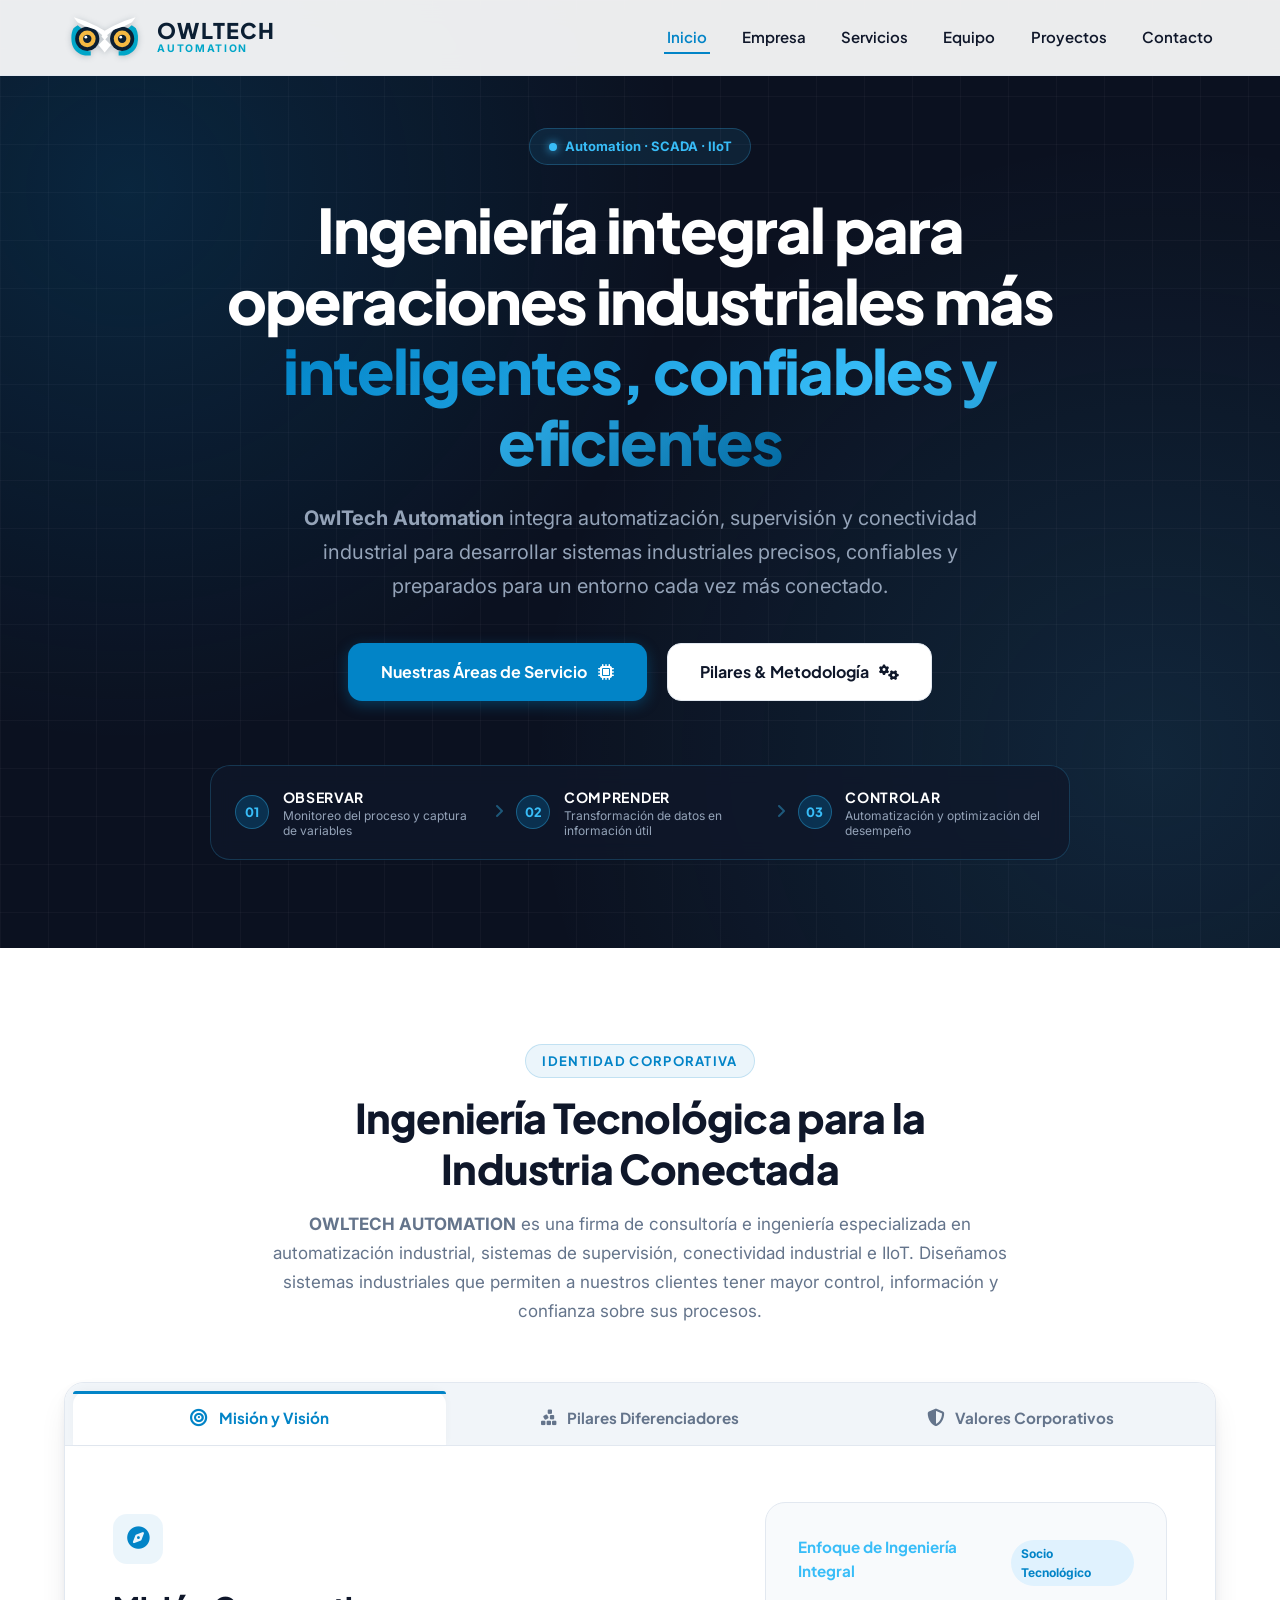
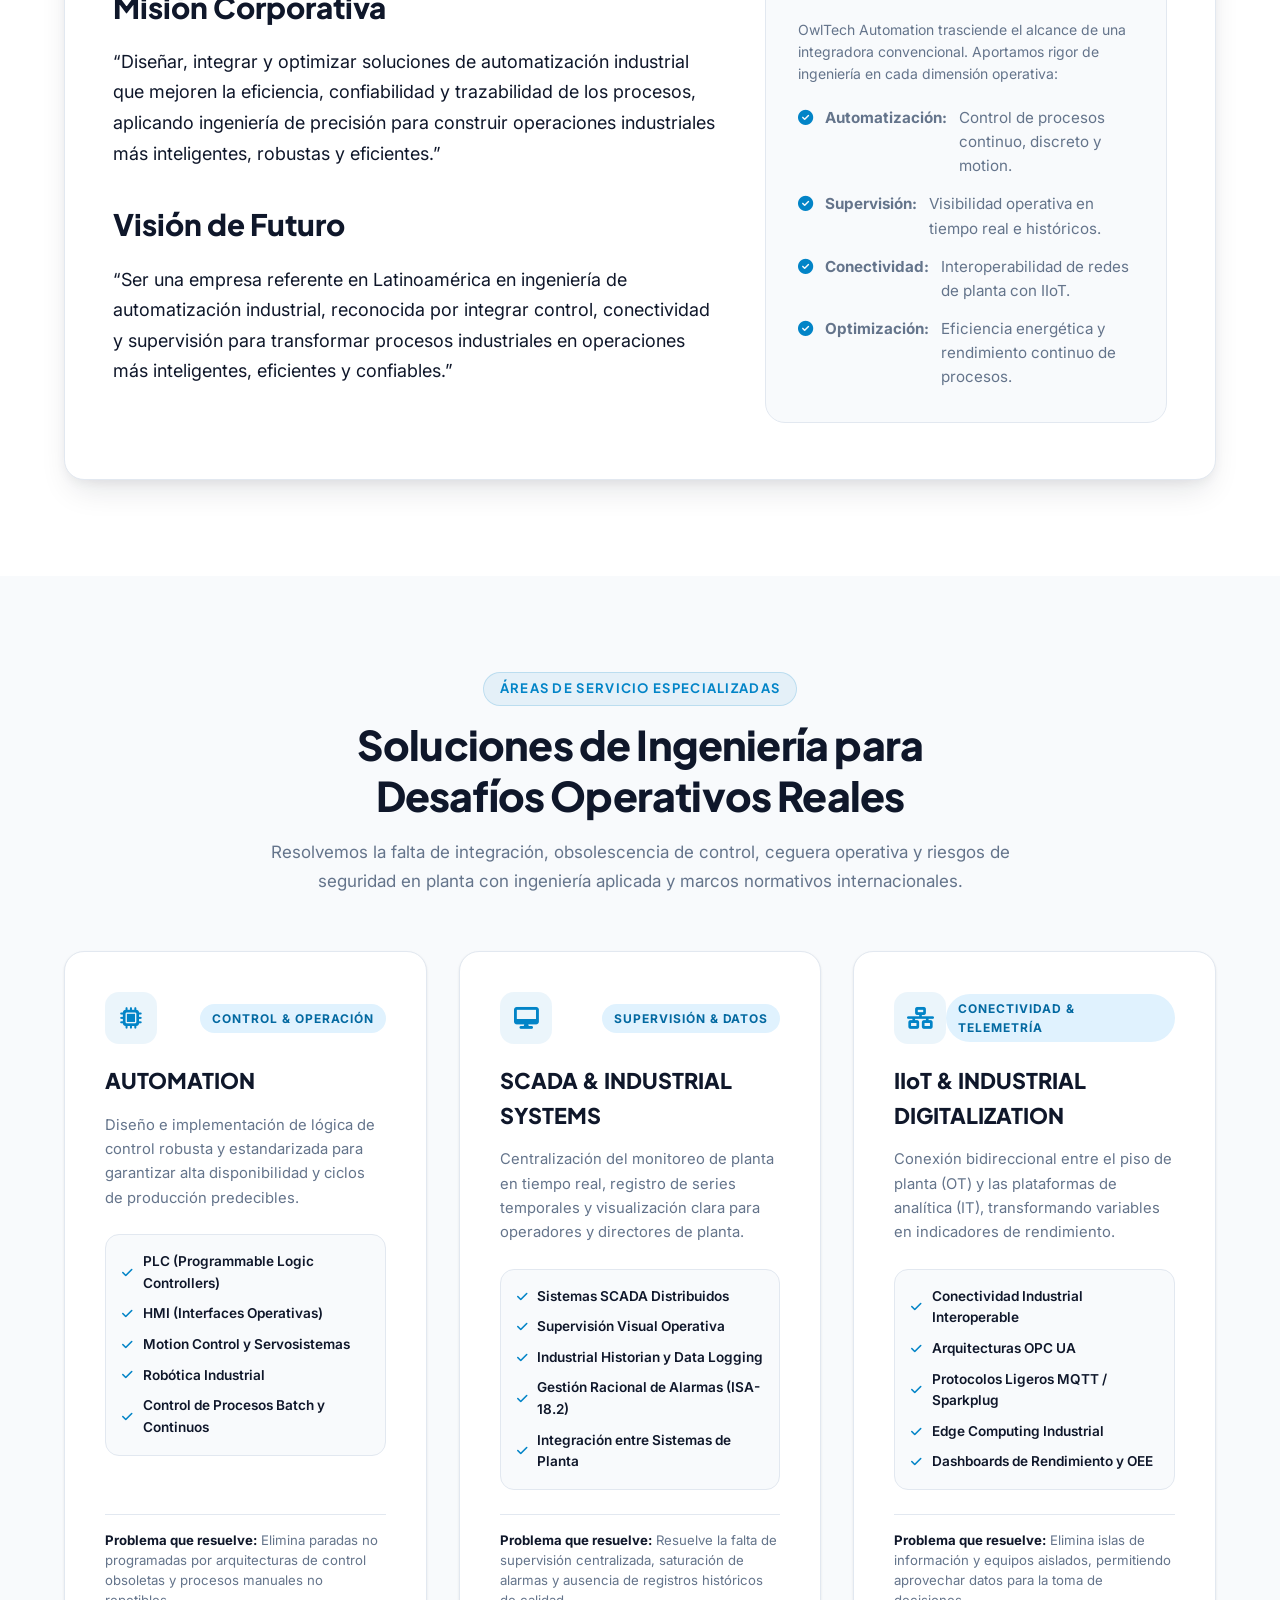
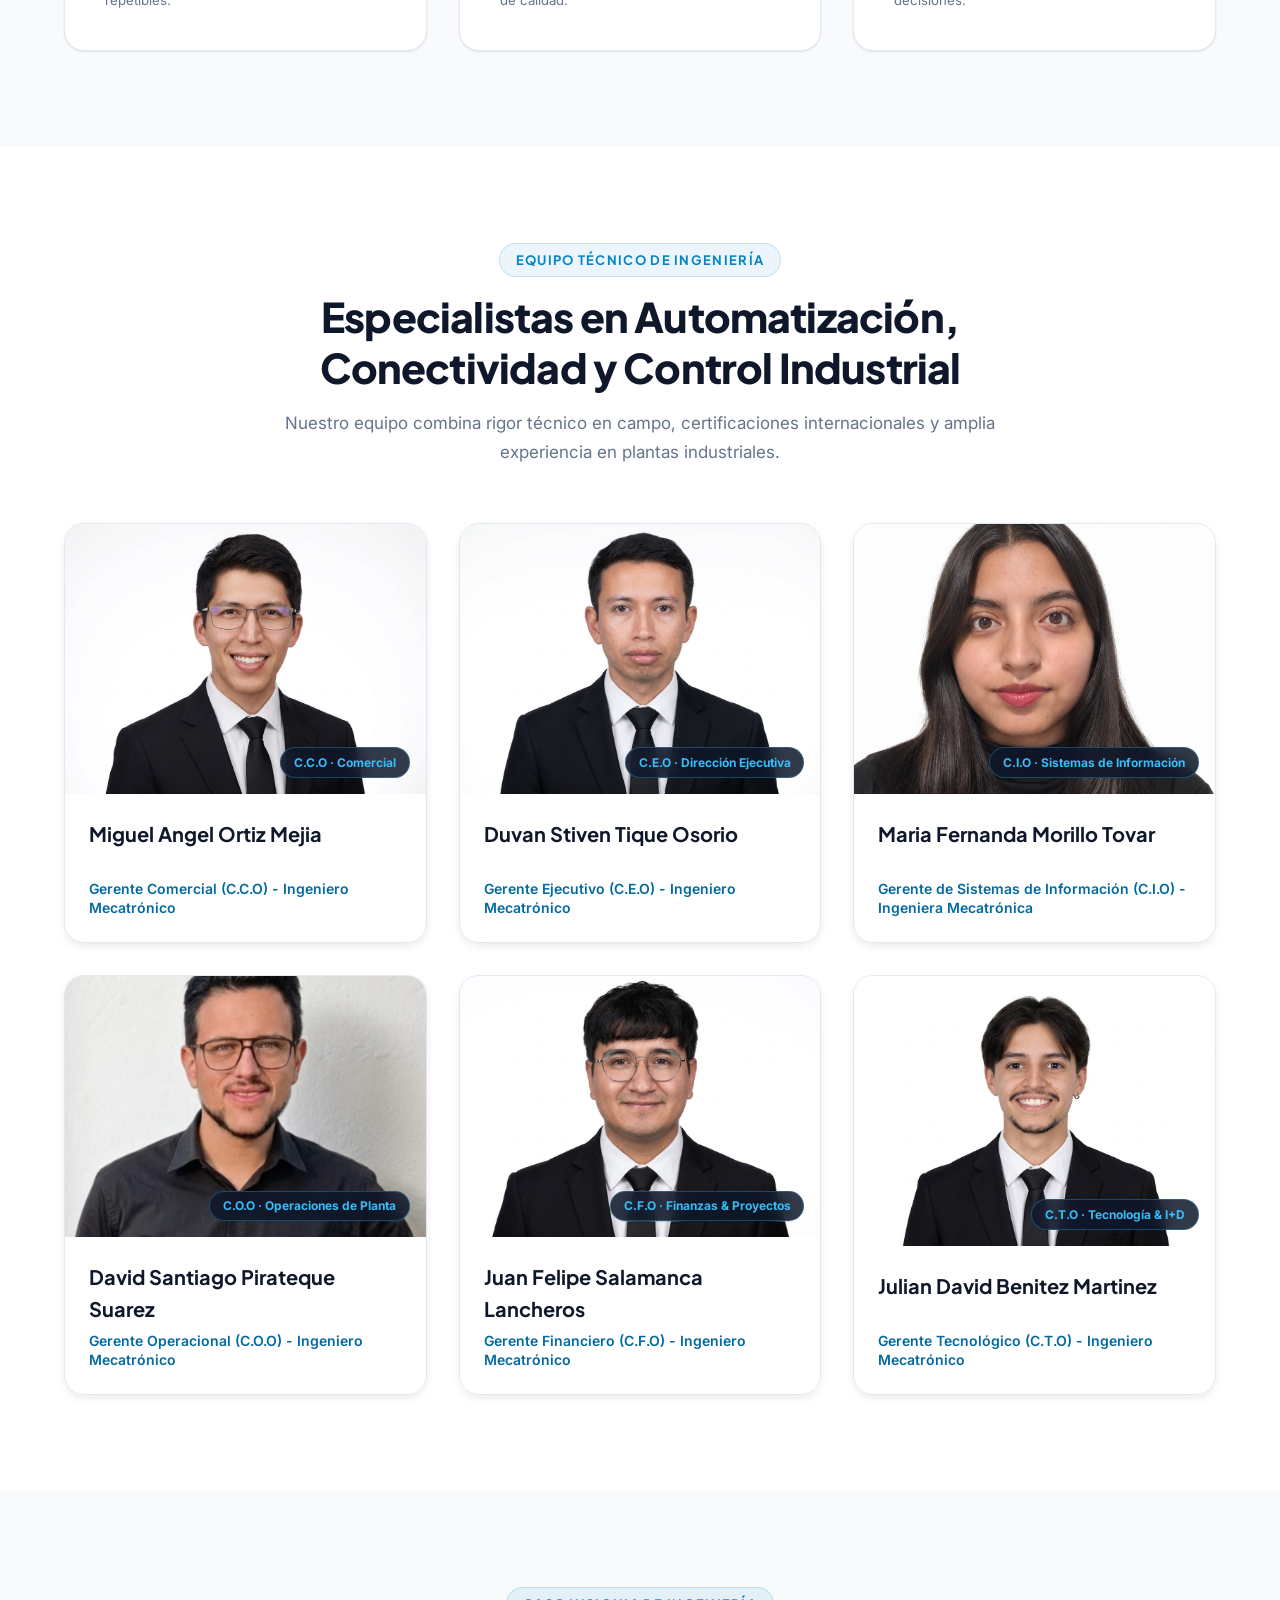
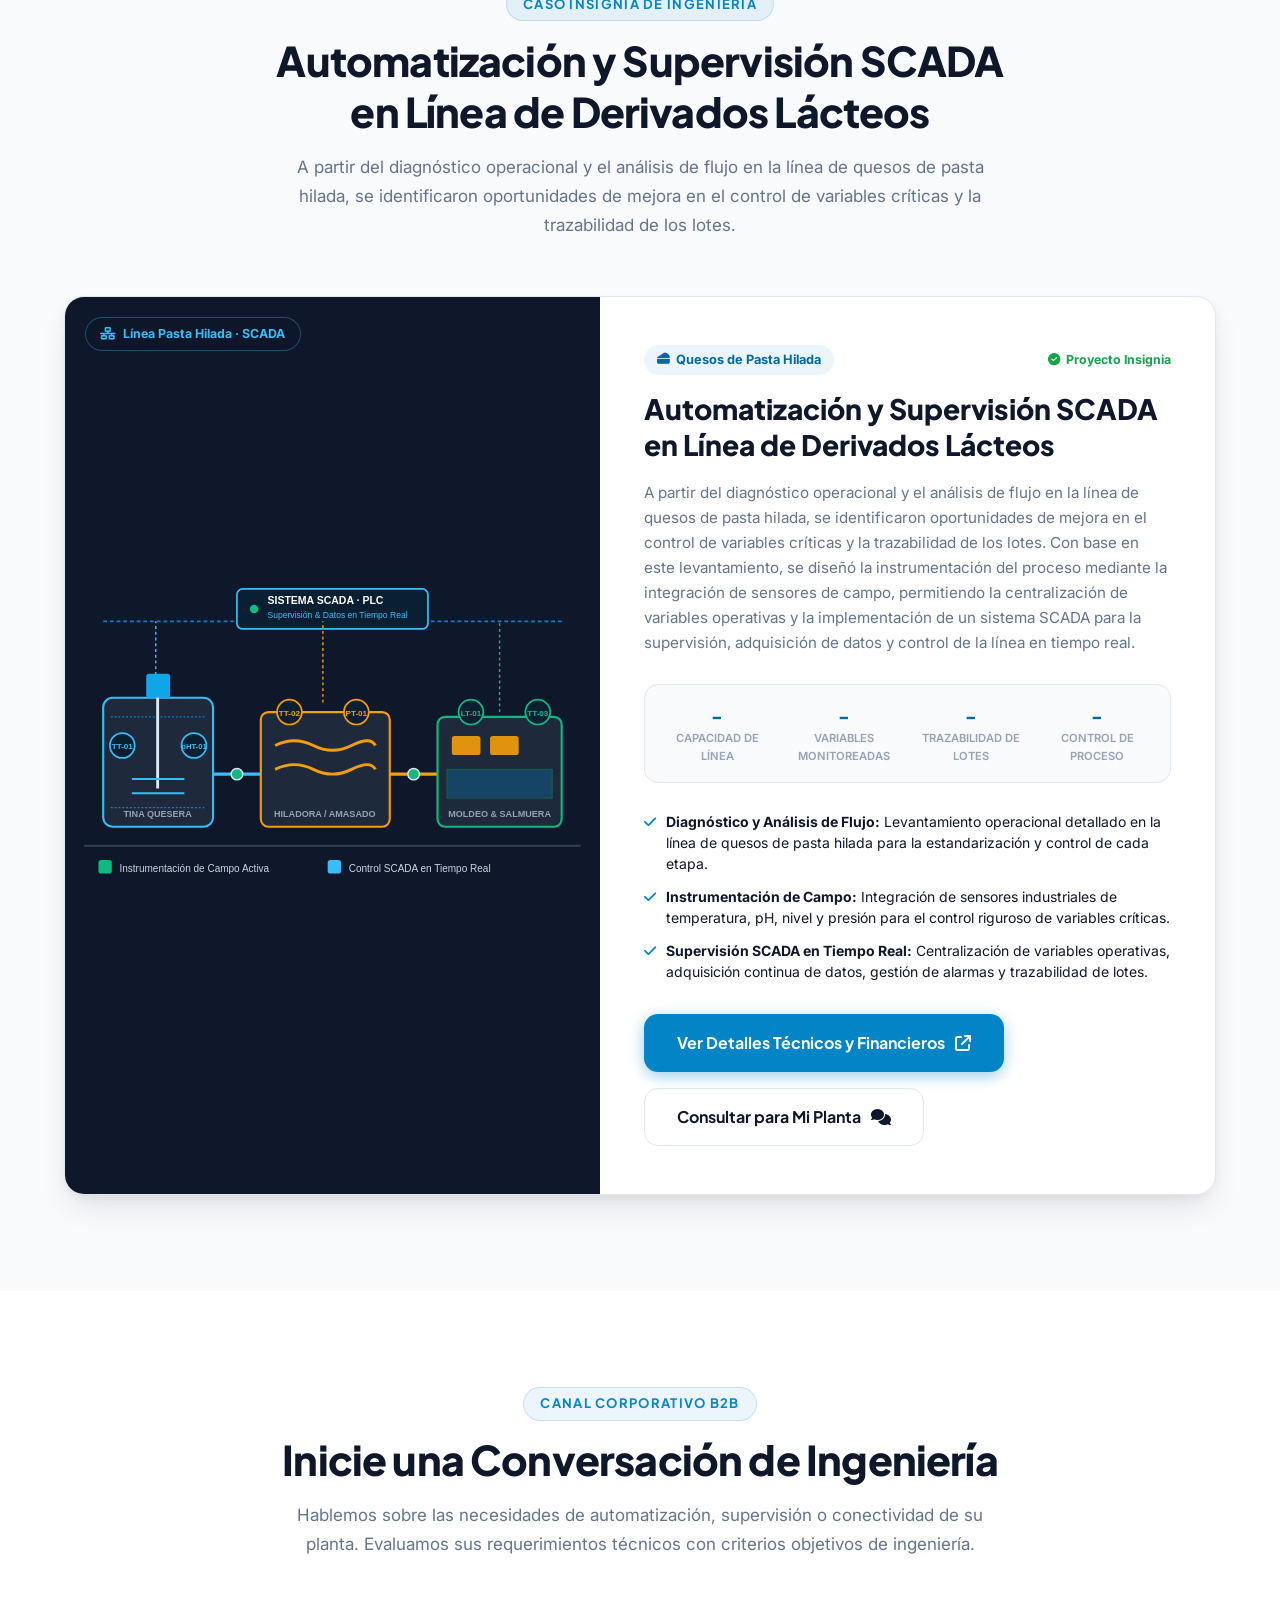
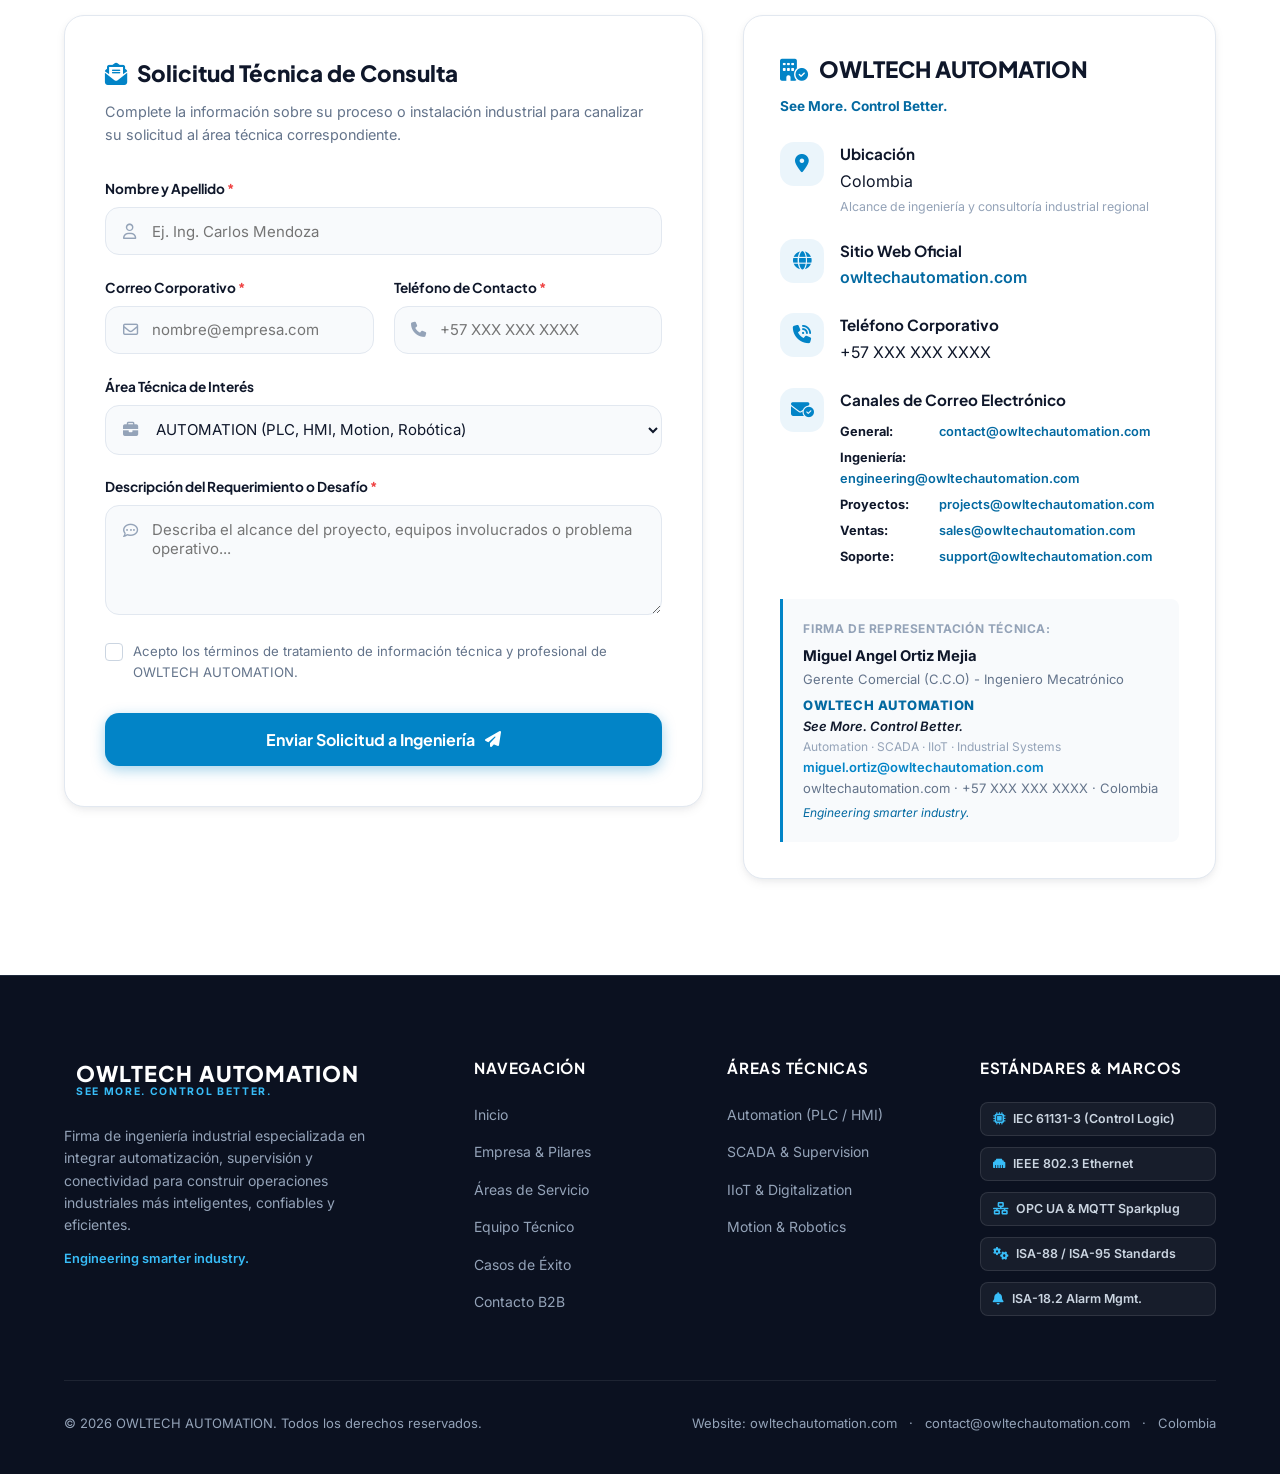
<file: index.html>
<!DOCTYPE html>
<html lang="es">
<head>
  <meta charset="UTF-8">
  <meta name="viewport" content="width=device-width, initial-scale=1.0">
  <title>OWLTECH AUTOMATION | See More. Control Better. | Ingeniería de Automatización y Control</title>
  <meta name="description" content="OwlTech Automation: Firma de consultoría e ingeniería especializada en automatización industrial, sistemas SCADA, conectividad industrial e IIoT.">
  
  <!-- Google Fonts: Inter & Plus Jakarta Sans -->
  <link rel="preconnect" href="https://fonts.googleapis.com">
  <link rel="preconnect" href="https://fonts.gstatic.com">
  <link href="https://fonts.googleapis.com/css2?family=Inter:wght@300;400;500;600;700&family=Plus+Jakarta+Sans:wght@600;700;800&display=swap" rel="stylesheet">
  
  <!-- Font Awesome Icons -->
  <link rel="stylesheet" href="https://cdnjs.cloudflare.com/ajax/libs/font-awesome/6.5.1/css/all.min.css" integrity="sha512-DTOQO9RWCH3ppGqcWaEA1BIZOC6xxalwEsw9c2QQeAIftl+Vegovlnee1c9QX4TctnWMn13TZye+giMm8e2LwA==" crossorigin="anonymous" referrerpolicy="no-referrer" />

  <link rel="icon" type="image/svg+xml" href="favicon.svg">

  <!-- Estilos Principales -->
  <link rel="stylesheet" href="css/styles.css?v=2">
</head>
<body>

  <!-- =========================================================================
       1. HEADER / BARRA DE NAVEGACIÓN
       ========================================================================= -->
  <header class="site-header" id="siteHeader">
    <div class="container header-container">
      <!-- Logo y Marca Oficial: OWLTECH AUTOMATION -->
      <a href="#inicio" class="brand-link" aria-label="Ir a Inicio - OWLTECH AUTOMATION">
        <div class="logo-box" aria-label="Logo OWLTECH AUTOMATION">
          <svg id="owltech-owl-logo" class="owl-logo-svg" xmlns="http://www.w3.org/2000/svg" viewBox="0 0 350 215" width="350" height="215" role="img" aria-labelledby="owl-title owl-desc">
            <title id="owl-title">OWLTECH Automation — Owl Mark</title>
            <desc id="owl-desc">Geometric owl symbol with cyan eye rings, amber irises and movable pupils.</desc>
            <!-- Left cyan outer ring -->
            <path id="left-cyan-ring" d="M41 66 C31 84 29 111 35 135 C42 160 63 177 91 183 L115 183 L115 165 C94 164 76 151 68 132 C59 111 63 87 79 70 L59 53 C52 57 46 61 41 66 Z" fill="#00A6C8"/>
            <!-- Right cyan outer ring -->
            <path id="right-cyan-ring" d="M309 66 C319 84 321 111 315 135 C308 160 287 177 259 183 L235 183 L235 165 C256 164 274 151 282 132 C291 111 287 87 271 70 L291 53 C298 57 304 61 309 66 Z" fill="#00A6C8"/>
            <!-- Left dark eye cavity -->
            <circle cx="100" cy="111" r="52" fill="#0B1F33"/>
            <!-- Right dark eye cavity -->
            <circle cx="250" cy="111" r="52" fill="#0B1F33"/>
            <!-- Left amber iris -->
            <circle cx="100" cy="111" r="36" fill="#F5B942"/>
            <!-- Right amber iris -->
            <circle cx="250" cy="111" r="36" fill="#F5B942"/>
            <!-- Left pupil: animate this group -->
            <g id="left-pupil" transform="translate(0 0)">
              <circle cx="100" cy="111" r="18" fill="#0B1F33"/>
              <circle cx="94" cy="104" r="6" fill="#FFFFFF"/>
            </g>
            <!-- Right pupil: animate this group -->
            <g id="right-pupil" transform="translate(0 0)">
              <circle cx="250" cy="111" r="18" fill="#0B1F33"/>
              <circle cx="244" cy="104" r="6" fill="#FFFFFF"/>
            </g>
            <!-- Main angular brow / forehead -->
            <path id="left-brow" d="M42 18 L91 34 L141 57 L175 76 L175 104 L137 72 L91 57 L58 40 Z" fill="#FFFFFF"/>
            <path id="right-brow" d="M308 18 L259 34 L209 57 L175 76 L175 104 L213 72 L259 57 L292 40 Z" fill="#FFFFFF"/>
            <!-- Central white face / beak connection -->
            <path id="center-face" d="M175 76 L161 101 L175 117 L189 101 Z" fill="#FFFFFF"/>
            <!-- Central lower beak -->
            <path id="beak" d="M175 111 L148 138 L175 170 L202 138 Z" fill="#FFFFFF"/>
          </svg>
        </div>
        <div class="brand-info">
          <span class="brand-name">OWLTECH</span>
          <span class="brand-tag">AUTOMATION</span>
        </div>
      </a>

      <!-- Botón Hamburguesa para Móviles -->
      <button class="nav-toggle" id="navToggle" aria-label="Abrir menú de navegación" aria-expanded="false">
        <span class="hamburger-bar"></span>
        <span class="hamburger-bar"></span>
        <span class="hamburger-bar"></span>
      </button>

      <!-- Menú de Navegación con Smooth Scroll -->
      <nav class="main-nav" id="mainNav">
        <ul class="nav-list">
          <li class="nav-item"><a href="#inicio" class="nav-link active">Inicio</a></li>
          <li class="nav-item"><a href="#empresa" class="nav-link">Empresa</a></li>
          <li class="nav-item"><a href="#servicios" class="nav-link">Servicios</a></li>
          <li class="nav-item"><a href="#equipo" class="nav-link">Equipo</a></li>
          <li class="nav-item"><a href="#proyectos" class="nav-link">Proyectos</a></li>
          <li class="nav-item"><a href="#contacto" class="nav-link">Contacto</a></li>
        </ul>
      </nav>
    </div>
  </header>

  <main>
    <!-- =========================================================================
         SECCIÓN HERO (Posicionamiento y Propuesta de Valor)
         ========================================================================= -->
    <section class="hero-section" id="inicio">
      <div class="hero-bg-overlay"></div>
      <div class="hero-particles" id="heroParticles"></div>
      <div class="container hero-container">
        <div class="hero-content">
          <div class="hero-badge">
            <span class="badge-dot"></span>
            Automation · SCADA · IIoT
          </div>
          <h1 class="hero-title">
            Ingeniería integral para operaciones industriales más <span class="text-gradient">inteligentes, confiables y eficientes</span>
          </h1>
          <p class="hero-description">
            <strong>OwlTech Automation</strong> integra automatización, supervisión y conectividad industrial para desarrollar sistemas industriales precisos, confiables y preparados para un entorno cada vez más conectado.
          </p>
          <div class="hero-actions">
            <a href="#servicios" class="btn btn-primary btn-lg">
              <span>Nuestras Áreas de Servicio</span>
              <i class="fa-solid fa-microchip"></i>
            </a>
            <a href="#empresa" class="btn btn-secondary btn-lg">
              <span>Pilares & Metodología</span>
              <i class="fa-solid fa-gears"></i>
            </a>
          </div>

          <!-- Mensaje Estratégico Conductor: OBSERVAR · COMPRENDER · CONTROLAR -->
          <div class="strategic-loop-container">
            <div class="strategic-pill">
              <span class="pill-step">01</span>
              <div class="pill-body">
                <strong>OBSERVAR</strong>
                <span>Monitoreo del proceso y captura de variables</span>
              </div>
            </div>
            <div class="strategic-arrow"><i class="fa-solid fa-angle-right"></i></div>
            <div class="strategic-pill">
              <span class="pill-step">02</span>
              <div class="pill-body">
                <strong>COMPRENDER</strong>
                <span>Transformación de datos en información útil</span>
              </div>
            </div>
            <div class="strategic-arrow"><i class="fa-solid fa-angle-right"></i></div>
            <div class="strategic-pill">
              <span class="pill-step">03</span>
              <div class="pill-body">
                <strong>CONTROLAR</strong>
                <span>Automatización y optimización del desempeño</span>
              </div>
            </div>
          </div>
        </div>
      </div>
    </section>

    <!-- =========================================================================
         2. SECCIÓN CORPORATIVA (SOBRE NOSOTROS / OWLTECH AUTOMATION)
         ========================================================================= -->
    <section class="section section-about" id="empresa">
      <div class="container">
        <div class="section-header text-center">
          <span class="section-tag">Identidad Corporativa</span>
          <h2 class="section-title">Ingeniería Tecnológica para la Industria Conectada</h2>
          <p class="section-subtitle">
            <strong>OWLTECH AUTOMATION</strong> es una firma de consultoría e ingeniería especializada en automatización industrial, sistemas de supervisión, conectividad industrial e IIoT. Diseñamos sistemas industriales que permiten a nuestros clientes tener mayor control, información y confianza sobre sus procesos.
          </p>
        </div>

        <!-- Componente Interactivo de Pestañas / Tabs Corporativas -->
        <div class="tabs-corporate-wrapper">
          <div class="tabs-navigation" role="tablist" aria-label="Información Corporativa de OwlTech Automation">
            <button class="tab-btn active" role="tab" aria-selected="true" aria-controls="panel-mision" id="tab-mision" data-tab="panel-mision">
              <i class="fa-solid fa-bullseye"></i>
              <span>Misión y Visión</span>
            </button>
            <button class="tab-btn" role="tab" aria-selected="false" aria-controls="panel-pilares" id="tab-pilares" data-tab="panel-pilares">
              <i class="fa-solid fa-cubes-stacked"></i>
              <span>Pilares Diferenciadores</span>
            </button>
            <button class="tab-btn" role="tab" aria-selected="false" aria-controls="panel-valores" id="tab-valores" data-tab="panel-valores">
              <i class="fa-solid fa-shield-halved"></i>
              <span>Valores Corporativos</span>
            </button>
          </div>

          <!-- Paneles de Contenido -->
          <div class="tabs-content">
            <!-- Panel Misión y Visión -->
            <div class="tab-panel active" id="panel-mision" role="tabpanel" aria-labelledby="tab-mision">
              <div class="panel-grid">
                <div class="panel-text">
                  <div class="panel-icon-badge">
                    <i class="fa-solid fa-compass"></i>
                  </div>
                  <h3>Misión Corporativa</h3>
                  <p class="lead-text">
                    “Diseñar, integrar y optimizar soluciones de automatización industrial que mejoren la eficiencia, confiabilidad y trazabilidad de los procesos, aplicando ingeniería de precisión para construir operaciones industriales más inteligentes, robustas y eficientes.”
                  </p>
                  
                  <h3 style="margin-top: 2rem;">Visión de Futuro</h3>
                  <p class="lead-text">
                    “Ser una empresa referente en Latinoamérica en ingeniería de automatización industrial, reconocida por integrar control, conectividad y supervisión para transformar procesos industriales en operaciones más inteligentes, eficientes y confiables.”
                  </p>
                </div>

                <div class="panel-visual">
                  <div class="visual-card">
                    <div class="visual-header">
                      <span class="metric-title">Enfoque de Ingeniería Integral</span>
                      <span class="badge-accent">Socio Tecnológico</span>
                    </div>
                    <p style="font-size: 0.875rem; color: var(--color-text-muted); margin-bottom: 1.25rem;">
                      OwlTech Automation trasciende el alcance de una integradora convencional. Aportamos rigor de ingeniería en cada dimensión operativa:
                    </p>
                    <ul class="check-list">
                      <li><i class="fa-solid fa-check-circle"></i> <strong>Automatización:</strong> Control de procesos continuo, discreto y motion.</li>
                      <li><i class="fa-solid fa-check-circle"></i> <strong>Supervisión:</strong> Visibilidad operativa en tiempo real e históricos.</li>
                      <li><i class="fa-solid fa-check-circle"></i> <strong>Conectividad:</strong> Interoperabilidad de redes de planta con IIoT.</li>
                      <li><i class="fa-solid fa-check-circle"></i> <strong>Optimización:</strong> Eficiencia energética y rendimiento continuo de procesos.</li>
                    </ul>
                  </div>
                </div>
              </div>
            </div>

            <!-- Panel Pilares Diferenciadores -->
            <div class="tab-panel" id="panel-pilares" role="tabpanel" aria-labelledby="tab-pilares">
              <div class="pillars-grid-extended">
                <div class="pillar-card">
                  <div class="pillar-num">01</div>
                  <h4>INTEGRACIÓN</h4>
                  <p>Integramos sistemas de control, supervisión, comunicación y adquisición de datos dentro de una arquitectura coherente, eliminando islas de automatización.</p>
                </div>

                <div class="pillar-card">
                  <div class="pillar-num">02</div>
                  <h4>DIGITALIZACIÓN</h4>
                  <p>Convertimos los datos de los procesos industriales en información útil para supervisión, análisis, optimización y toma de decisiones operativas.</p>
                </div>

                <div class="pillar-card">
                  <div class="pillar-num">03</div>
                  <h4>INGENIERÍA</h4>
                  <p>Desarrollamos soluciones mediante análisis metódico, diseño formal, implementación rigurosa, documentación técnica, validación y puesta en marcha.</p>
                </div>
              </div>
            </div>

            <!-- Panel Valores Corporativos (5 Valores Oficiales) -->
            <div class="tab-panel" id="panel-valores" role="tabpanel" aria-labelledby="tab-valores">
              <div class="values-five-grid">
                <div class="value-card">
                  <div class="value-icon"><i class="fa-solid fa-bullseye"></i></div>
                  <h4>PRECISIÓN</h4>
                  <p>Diseñamos soluciones basadas en análisis técnico, exactitud y control riguroso de las variables del proceso.</p>
                </div>
                
                <div class="value-card">
                  <div class="value-icon"><i class="fa-solid fa-gears"></i></div>
                  <h4>CONFIABILIDAD</h4>
                  <p>Construimos sistemas estables, consistentes y preparados para operar ininterrumpidamente en entornos industriales exigentes.</p>
                </div>

                <div class="value-card">
                  <div class="value-icon"><i class="fa-solid fa-lightbulb"></i></div>
                  <h4>INNOVACIÓN</h4>
                  <p>Aplicamos tecnologías de automatización, conectividad e inteligencia industrial para convertir los datos en mejores decisiones.</p>
                </div>

                <div class="value-card">
                  <div class="value-icon"><i class="fa-solid fa-shield-halved"></i></div>
                  <h4>SEGURIDAD</h4>
                  <p>Integramos la seguridad desde el diseño para proteger la disponibilidad, integridad y confidencialidad de los sistemas industriales.</p>
                </div>

                <div class="value-card value-card-highlight">
                  <div class="value-icon"><i class="fa-solid fa-eye"></i></div>
                  <h4>VIGILANCIA</h4>
                  <p>Monitoreamos continuamente los procesos para detectar desviaciones, anticipar problemas y mantener el control de la operación.</p>
                </div>
              </div>
            </div>
          </div>
        </div>
      </div>
    </section>

    <!-- =========================================================================
         ÁREAS DE SERVICIO Y RESOLUCIÓN DE PROBLEMAS INDUSTRIALES
         ========================================================================= -->
    <section class="section section-services bg-alt" id="servicios">
      <div class="container">
        <div class="section-header text-center">
          <span class="section-tag">Áreas de Servicio Especializadas</span>
          <h2 class="section-title">Soluciones de Ingeniería para Desafíos Operativos Reales</h2>
          <p class="section-subtitle">
            Resolvemos la falta de integración, obsolescencia de control, ceguera operativa y riesgos de seguridad en planta con ingeniería aplicada y marcos normativos internacionales.
          </p>
        </div>

        <div class="services-four-grid">
          
          <!-- Servicio 1: AUTOMATION -->
          <article class="service-box">
            <div class="service-header">
              <div class="service-icon"><i class="fa-solid fa-microchip"></i></div>
              <span class="service-tag-label">Control & Operación</span>
            </div>
            <h3 class="service-name">AUTOMATION</h3>
            <p class="service-desc">
              Diseño e implementación de lógica de control robusta y estandarizada para garantizar alta disponibilidad y ciclos de producción predecibles.
            </p>
            <div class="service-tech-list">
              <span class="tech-item"><i class="fa-solid fa-check"></i> PLC (Programmable Logic Controllers)</span>
              <span class="tech-item"><i class="fa-solid fa-check"></i> HMI (Interfaces Operativas)</span>
              <span class="tech-item"><i class="fa-solid fa-check"></i> Motion Control y Servosistemas</span>
              <span class="tech-item"><i class="fa-solid fa-check"></i> Robótica Industrial</span>
              <span class="tech-item"><i class="fa-solid fa-check"></i> Control de Procesos Batch y Continuos</span>
            </div>
            <div class="service-benefit">
              <strong>Problema que resuelve:</strong> Elimina paradas no programadas por arquitecturas de control obsoletas y procesos manuales no repetibles.
            </div>
          </article>

          <!-- Servicio 2: SCADA & INDUSTRIAL SYSTEMS -->
          <article class="service-box">
            <div class="service-header">
              <div class="service-icon"><i class="fa-solid fa-desktop"></i></div>
              <span class="service-tag-label">Supervisión & Datos</span>
            </div>
            <h3 class="service-name">SCADA & INDUSTRIAL SYSTEMS</h3>
            <p class="service-desc">
              Centralización del monitoreo de planta en tiempo real, registro de series temporales y visualización clara para operadores y directores de planta.
            </p>
            <div class="service-tech-list">
              <span class="tech-item"><i class="fa-solid fa-check"></i> Sistemas SCADA Distribuidos</span>
              <span class="tech-item"><i class="fa-solid fa-check"></i> Supervisión Visual Operativa</span>
              <span class="tech-item"><i class="fa-solid fa-check"></i> Industrial Historian y Data Logging</span>
              <span class="tech-item"><i class="fa-solid fa-check"></i> Gestión Racional de Alarmas (ISA-18.2)</span>
              <span class="tech-item"><i class="fa-solid fa-check"></i> Integración entre Sistemas de Planta</span>
            </div>
            <div class="service-benefit">
              <strong>Problema que resuelve:</strong> Resuelve la falta de supervisión centralizada, saturación de alarmas y ausencia de registros históricos de calidad.
            </div>
          </article>

          <!-- Servicio 3: IIoT & INDUSTRIAL DIGITALIZATION -->
          <article class="service-box">
            <div class="service-header">
              <div class="service-icon"><i class="fa-solid fa-network-wired"></i></div>
              <span class="service-tag-label">Conectividad & Telemetría</span>
            </div>
            <h3 class="service-name">IIoT & INDUSTRIAL DIGITALIZATION</h3>
            <p class="service-desc">
              Conexión bidireccional entre el piso de planta (OT) y las plataformas de analítica (IT), transformando variables en indicadores de rendimiento.
            </p>
            <div class="service-tech-list">
              <span class="tech-item"><i class="fa-solid fa-check"></i> Conectividad Industrial Interoperable</span>
              <span class="tech-item"><i class="fa-solid fa-check"></i> Arquitecturas OPC UA</span>
              <span class="tech-item"><i class="fa-solid fa-check"></i> Protocolos Ligeros MQTT / Sparkplug</span>
              <span class="tech-item"><i class="fa-solid fa-check"></i> Edge Computing Industrial</span>
              <span class="tech-item"><i class="fa-solid fa-check"></i> Dashboards de Rendimiento y OEE</span>
            </div>
            <div class="service-benefit">
              <strong>Problema que resuelve:</strong> Elimina islas de información y equipos aislados, permitiendo aprovechar datos para la toma de decisiones.
            </div>
          </article>

        </div>
      </div>
    </section>

    <!-- =========================================================================
         3. SECCIÓN DE EQUIPO TÉCNICO (6 INTEGRANTES)
         ========================================================================= -->
    <section class="section section-team" id="equipo">
      <div class="container">
        <div class="section-header text-center">
          <span class="section-tag">Equipo Técnico de Ingeniería</span>
          <h2 class="section-title">Especialistas en Automatización, Conectividad y Control Industrial</h2>
          <p class="section-subtitle">
            Nuestro equipo combina rigor técnico en campo, certificaciones internacionales y amplia experiencia en plantas industriales.
          </p>
        </div>

        <!-- Grid de 6 Miembros (3x2 en escritorio, 1x6 en móviles) -->
        <div class="team-grid">
          
          <!-- Miembro 1: Miguel Angel Ortiz Mejia -->
          <div class="team-card" data-member="1" tabindex="0" role="button" aria-label="Ver ficha técnica de Miguel Angel Ortiz Mejia">
            <div class="card-inner">
              <div class="card-front">
                <div class="member-photo-container">
                  <img src="Img/Integrante1.jpeg" alt="Miguel Angel Ortiz Mejia" class="member-photo-img" loading="lazy" onerror="if(!this.dataset.triedPng){this.dataset.triedPng='1'; this.src='Img/Integrante1.png';}else{this.style.display='none'; this.nextElementSibling.style.display='flex';}">
                  <div class="member-photo-placeholder" style="display: none;" aria-label="Fotografía no disponible">
                    <div class="avatar-initials">MO</div>
                    <span class="avatar-fallback-text">Miguel Ortiz</span>
                  </div>
                  <span class="photo-tag">C.C.O · Comercial</span>
                </div>
                <div class="member-info">
                  <h3 class="member-name">Miguel Angel Ortiz Mejia</h3>
                  <p class="member-role">Gerente Comercial (C.C.O) - Ingeniero Mecatrónico</p>
                  <!-- Descripcion oculta temporalmente:
                  <div class="flip-hint">
                    <i class="fa-solid fa-arrow-rotate-right"></i>
                    <span>Ver Formación y Especialidad</span>
                  </div>
                  -->
                </div>
              </div>
              <!-- Descripcion oculta temporalmente:
              <div class="card-back">
                <div class="back-header">
                  <h4 class="back-title">Ficha Técnica</h4>
                  <span class="back-badge">Gerencia Comercial</span>
                </div>
                <div class="back-content">
                  <div class="info-block">
                    <span class="info-label"><i class="fa-solid fa-graduation-cap"></i> Formación Académica:</span>
                    <p class="info-value info-formacion">Ingeniero Mecatrónico. Formación en gestión comercial de base tecnológica, formulación de propuestas de ingeniería y consultoría técnica B2B.</p>
                  </div>
                  <div class="info-block">
                    <span class="info-label"><i class="fa-solid fa-certificate"></i> Certificaciones Técnicas:</span>
                    <p class="info-value info-certificaciones">Certificado en Gestión de Negociaciones B2B para Soluciones de Automatización, Estandarización de Propuestas Técnicas y Gestión de Relaciones con Clientes (CRM Industrial).</p>
                  </div>
                  <div class="info-block">
                    <span class="info-label"><i class="fa-solid fa-bolt"></i> Especialidad:</span>
                    <p class="info-value info-especialidad">Desarrollo de negocios de ingeniería, relacionamiento con clientes industriales, estructuración técnico-económica de proyectos de control y apertura de nuevos mercados tecnológicos.</p>
                  </div>
                </div>
                <div class="card-back-footer">
                  <a href="mailto:miguel.ortiz@owltechautomation.com" class="btn-contact-member">miguel.ortiz@owltechautomation.com</a>
                </div>
              </div>
              -->
            </div>
          </div>

          <!-- Miembro 2: Duvan Stiven Tique Osorio -->
          <div class="team-card" data-member="2" tabindex="0" role="button" aria-label="Ver ficha técnica de Duvan Stiven Tique Osorio">
            <div class="card-inner">
              <div class="card-front">
                <div class="member-photo-container">
                  <img src="Img/Integrante2.jpeg" alt="Duvan Stiven Tique Osorio" class="member-photo-img" loading="lazy" onerror="if(!this.dataset.triedPng){this.dataset.triedPng='1'; this.src='Img/Integrante2.png';}else{this.style.display='none'; this.nextElementSibling.style.display='flex';}">
                  <div class="member-photo-placeholder" style="display: none;" aria-label="Fotografía no disponible">
                    <div class="avatar-initials">DT</div>
                    <span class="avatar-fallback-text">Duvan Tique</span>
                  </div>
                  <span class="photo-tag">C.E.O · Dirección Ejecutiva</span>
                </div>
                <div class="member-info">
                  <h3 class="member-name">Duvan Stiven Tique Osorio</h3>
                  <p class="member-role">Gerente Ejecutivo (C.E.O) - Ingeniero Mecatrónico</p>
                  <!-- Descripcion oculta temporalmente:
                  <div class="flip-hint">
                    <i class="fa-solid fa-arrow-rotate-right"></i>
                    <span>Ver Formación y Especialidad</span>
                  </div>
                  -->
                </div>
              </div>
              <!-- Descripcion oculta temporalmente:
              <div class="card-back">
                <div class="back-header">
                  <h4 class="back-title">Ficha Técnica</h4>
                  <span class="back-badge">Dirección Ejecutiva</span>
                </div>
                <div class="back-content">
                  <div class="info-block">
                    <span class="info-label"><i class="fa-solid fa-graduation-cap"></i> Formación Académica:</span>
                    <p class="info-value info-formacion">Ingeniero Mecatrónico. Formación directiva en liderazgo estratégico corporativo, formulación de modelos de negocio tecnológicos y dirección integral de operaciones de ingeniería.</p>
                  </div>
                  <div class="info-block">
                    <span class="info-label"><i class="fa-solid fa-certificate"></i> Certificaciones Técnicas:</span>
                    <p class="info-value info-certificaciones">Certificado en Dirección Estratégica Empresarial, Gestión Ágil de Proyectos de Ingeniería y Gobernanza Corporativa para Empresas de Alta Tecnología.</p>
                  </div>
                  <div class="info-block">
                    <span class="info-label"><i class="fa-solid fa-bolt"></i> Especialidad:</span>
                    <p class="info-value info-especialidad">Liderazgo corporativo, toma de decisiones estratégicas de alto nivel, alineación de objetivos organizacionales, supervisión ejecutiva y consolidación de alianzas industriales.</p>
                  </div>
                </div>
                <div class="card-back-footer">
                  <a href="mailto:duvan.tique@owltechautomation.com" class="btn-contact-member">duvan.tique@owltechautomation.com</a>
                </div>
              </div>
              -->
            </div>
          </div>

          <!-- Miembro 3: Maria Fernanda Morillo Tovar -->
          <div class="team-card" data-member="3" tabindex="0" role="button" aria-label="Ver ficha técnica de Maria Fernanda Morillo Tovar">
            <div class="card-inner">
              <div class="card-front">
                <div class="member-photo-container">
                  <img src="Img/Integrante3.png?v=2" alt="Maria Fernanda Morillo Tovar" class="member-photo-img" loading="lazy" onerror="if(!this.dataset.triedJpg){this.dataset.triedJpg='1'; this.src='Img/integrante3.jpg?v=2';}else{this.style.display='none'; this.nextElementSibling.style.display='flex';}">
                  <div class="member-photo-placeholder" style="display: none;" aria-label="Fotografía no disponible">
                    <div class="avatar-initials">MM</div>
                    <span class="avatar-fallback-text">Maria Morillo</span>
                  </div>
                  <span class="photo-tag">C.I.O · Sistemas de Información</span>
                </div>
                <div class="member-info">
                  <h3 class="member-name">Maria Fernanda Morillo Tovar</h3>
                  <p class="member-role">Gerente de Sistemas de Información (C.I.O) - Ingeniera Mecatrónica</p>
                  <!-- Descripcion oculta temporalmente:
                  <div class="flip-hint">
                    <i class="fa-solid fa-arrow-rotate-right"></i>
                    <span>Ver Formación y Especialidad</span>
                  </div>
                  -->
                </div>
              </div>
              <!-- Descripcion oculta temporalmente:
              <div class="card-back">
                <div class="back-header">
                  <h4 class="back-title">Ficha Técnica</h4>
                  <span class="back-badge">Sistemas & Datos</span>
                </div>
                <div class="back-content">
                  <div class="info-block">
                    <span class="info-label"><i class="fa-solid fa-graduation-cap"></i> Formación Académica:</span>
                    <p class="info-value info-formacion">Ingeniera Mecatrónica. Formación especializada en gobernanza de datos industriales, integración de sistemas de información empresariales (ERP/MES) y arquitecturas informáticas para manufactura.</p>
                  </div>
                  <div class="info-block">
                    <span class="info-label"><i class="fa-solid fa-certificate"></i> Certificaciones Técnicas:</span>
                    <p class="info-value info-certificaciones">Certificada en Integración de Sistemas Industriales ISA-95 (Enterprise-Control System Integration), Modelado de Datos y Gestión de Tecnologías de Información Operativa.</p>
                  </div>
                  <div class="info-block">
                    <span class="info-label"><i class="fa-solid fa-bolt"></i> Especialidad:</span>
                    <p class="info-value info-especialidad">Arquitectura e integración de tecnologías de la información de planta, orquestación de bases de datos industriales, trazabilidad digital de producción y conectividad entre piso y directiva.</p>
                  </div>
                </div>
                <div class="card-back-footer">
                  <a href="mailto:maria.morillo@owltechautomation.com" class="btn-contact-member">maria.morillo@owltechautomation.com</a>
                </div>
              </div>
              -->
            </div>
          </div>

          <!-- Miembro 4: David Santiago Pirateque Suarez -->
          <div class="team-card" data-member="4" tabindex="0" role="button" aria-label="Ver ficha técnica de David Santiago Pirateque Suarez">
            <div class="card-inner">
              <div class="card-front">
                <div class="member-photo-container">
                  <img src="Img/Integrante4.png?v=2" alt="David Santiago Pirateque Suarez" class="member-photo-img" loading="lazy" onerror="if(!this.dataset.triedJpg){this.dataset.triedJpg='1'; this.src='Img/integrante4.jpg?v=2';}else{this.style.display='none'; this.nextElementSibling.style.display='flex';}">
                  <div class="member-photo-placeholder" style="display: none;" aria-label="Fotografía no disponible">
                    <div class="avatar-initials">DP</div>
                    <span class="avatar-fallback-text">David Pirateque</span>
                  </div>
                  <span class="photo-tag">C.O.O · Operaciones de Planta</span>
                </div>
                <div class="member-info">
                  <h3 class="member-name">David Santiago Pirateque Suarez</h3>
                  <p class="member-role">Gerente Operacional (C.O.O) - Ingeniero Mecatrónico</p>
                  <!-- Descripcion oculta temporalmente:
                  <div class="flip-hint">
                    <i class="fa-solid fa-arrow-rotate-right"></i>
                    <span>Ver Formación y Especialidad</span>
                  </div>
                  -->
                </div>
              </div>
              <!-- Descripcion oculta temporalmente:
              <div class="card-back">
                <div class="back-header">
                  <h4 class="back-title">Ficha Técnica</h4>
                  <span class="back-badge">Operaciones Industriales</span>
                </div>
                <div class="back-content">
                  <div class="info-block">
                    <span class="info-label"><i class="fa-solid fa-graduation-cap"></i> Formación Académica:</span>
                    <p class="info-value info-formacion">Ingeniero Mecatrónico. Formación en optimización de operaciones productivas, gestión de recursos de planta, comisionamiento y continuidad operacional en plantas de manufactura continua y batch.</p>
                  </div>
                  <div class="info-block">
                    <span class="info-label"><i class="fa-solid fa-certificate"></i> Certificaciones Técnicas:</span>
                    <p class="info-value info-certificaciones">Certificado en Metodología Lean Manufacturing, Gestión de Mantenimiento Productivo Total (TPM) y Supervisión de Comisionamiento y Puesta en Marcha Industrial.</p>
                  </div>
                  <div class="info-block">
                    <span class="info-label"><i class="fa-solid fa-bolt"></i> Especialidad:</span>
                    <p class="info-value info-especialidad">Planificación y supervisión operativa de planta, optimización de flujos de producción, coordinación de equipos de campo, control de tiempos de parada y cumplimiento de estándares de comisionamiento.</p>
                  </div>
                </div>
                <div class="card-back-footer">
                  <a href="mailto:david.pirateque@owltechautomation.com" class="btn-contact-member">david.pirateque@owltechautomation.com</a>
                </div>
              </div>
              -->
            </div>
          </div>

          <!-- Miembro 5: Juan Felipe Salamanca Lancheros -->
          <div class="team-card" data-member="5" tabindex="0" role="button" aria-label="Ver ficha técnica de Juan Felipe Salamanca Lancheros">
            <div class="card-inner">
              <div class="card-front">
                <div class="member-photo-container">
                  <img src="Img/Integrante5.jpeg" alt="Juan Felipe Salamanca Lancheros" class="member-photo-img" loading="lazy" onerror="if(!this.dataset.triedPng){this.dataset.triedPng='1'; this.src='Img/Integrante5.png';}else{this.style.display='none'; this.nextElementSibling.style.display='flex';}">
                  <div class="member-photo-placeholder" style="display: none;" aria-label="Fotografía no disponible">
                    <div class="avatar-initials">JS</div>
                    <span class="avatar-fallback-text">Juan Salamanca</span>
                  </div>
                  <span class="photo-tag">C.F.O · Finanzas & Proyectos</span>
                </div>
                <div class="member-info">
                  <h3 class="member-name">Juan Felipe Salamanca Lancheros</h3>
                  <p class="member-role">Gerente Financiero (C.F.O) - Ingeniero Mecatrónico</p>
                  <!-- Descripcion oculta temporalmente:
                  <div class="flip-hint">
                    <i class="fa-solid fa-arrow-rotate-right"></i>
                    <span>Ver Formación y Especialidad</span>
                  </div>
                  -->
                </div>
              </div>
              <!-- Descripcion oculta temporalmente:
              <div class="card-back">
                <div class="back-header">
                  <h4 class="back-title">Ficha Técnica</h4>
                  <span class="back-badge">Gestión Financiera</span>
                </div>
                <div class="back-content">
                  <div class="info-block">
                    <span class="info-label"><i class="fa-solid fa-graduation-cap"></i> Formación Académica:</span>
                    <p class="info-value info-formacion">Ingeniero Mecatrónico. Formación en evaluación económica y financiera de proyectos de ingeniería, análisis de viabilidad de inversiones (Capex/Opex) y valoración del retorno de inversión (ROI/TIR).</p>
                  </div>
                  <div class="info-block">
                    <span class="info-label"><i class="fa-solid fa-certificate"></i> Certificaciones Técnicas:</span>
                    <p class="info-value info-certificaciones">Certificado en Modelación Financiera de Proyectos Tecnológicos, Evaluación de Costos Operativos y Gestión de Presupuestos Industriales.</p>
                  </div>
                  <div class="info-block">
                    <span class="info-label"><i class="fa-solid fa-bolt"></i> Especialidad:</span>
                    <p class="info-value info-especialidad">Estructuración de modelos de rentabilidad para modernización de plantas industriales, control presupuestario de compras técnicas, optimización de costos de proyectos y cálculo de retorno de inversión.</p>
                  </div>
                </div>
                <div class="card-back-footer">
                  <a href="mailto:juan.salamanca@owltechautomation.com" class="btn-contact-member">juan.salamanca@owltechautomation.com</a>
                </div>
              </div>
              -->
            </div>
          </div>

          <!-- Miembro 6: Julian David Benitez Martinez -->
          <div class="team-card" data-member="6" tabindex="0" role="button" aria-label="Ver ficha técnica de Julian David Benitez Martinez">
            <div class="card-inner">
              <div class="card-front">
                <div class="member-photo-container">
                  <img src="Img/Integrante6.jpeg" alt="Julian David Benitez Martinez" class="member-photo-img" loading="lazy" onerror="if(!this.dataset.triedPng){this.dataset.triedPng='1'; this.src='Img/Integrante6.png';}else{this.style.display='none'; this.nextElementSibling.style.display='flex';}">
                  <div class="member-photo-placeholder" style="display: none;" aria-label="Fotografía no disponible">
                    <div class="avatar-initials">JB</div>
                    <span class="avatar-fallback-text">Julian Benitez</span>
                  </div>
                  <span class="photo-tag">C.T.O · Tecnología & I+D</span>
                </div>
                <div class="member-info">
                  <h3 class="member-name">Julian David Benitez Martinez</h3>
                  <p class="member-role">Gerente Tecnológico (C.T.O) - Ingeniero Mecatrónico</p>
                  <!-- Descripcion oculta temporalmente:
                  <div class="flip-hint">
                    <i class="fa-solid fa-arrow-rotate-right"></i>
                    <span>Ver Formación y Especialidad</span>
                  </div>
                  -->
                </div>
              </div>
              <!-- Descripcion oculta temporalmente:
              <div class="card-back">
                <div class="back-header">
                  <h4 class="back-title">Ficha Técnica</h4>
                  <span class="back-badge">Dirección Técnica</span>
                </div>
                <div class="back-content">
                  <div class="info-block">
                    <span class="info-label"><i class="fa-solid fa-graduation-cap"></i> Formación Académica:</span>
                    <p class="info-value info-formacion">Ingeniero Mecatrónico. Formación avanzada en investigación, desarrollo tecnológico e innovación (I+D+i), arquitectura de control industrial, robótica y digitalización.</p>
                  </div>
                  <div class="info-block">
                    <span class="info-label"><i class="fa-solid fa-certificate"></i> Certificaciones Técnicas:</span>
                    <p class="info-value info-certificaciones">Certificado en Arquitectura de Controladores PLC/PAC de Alta Gama, Integración de Protocolos Industriales (OPC UA / MQTT) y Estandarización de Software de Automatización.</p>
                  </div>
                  <div class="info-block">
                    <span class="info-label"><i class="fa-solid fa-bolt"></i> Especialidad:</span>
                    <p class="info-value info-especialidad">Dirección y definición del roadmap tecnológico de OwlTech Automation, homologación de estándares de hardware y software, I+D aplicado a la industria y diseño de arquitecturas técnicas complejas.</p>
                  </div>
                </div>
                <div class="card-back-footer">
                  <a href="mailto:julian.benitez@owltechautomation.com" class="btn-contact-member">julian.benitez@owltechautomation.com</a>
                </div>
              </div>
              -->
            </div>
          </div>

        </div>
      </div>
    </section>

    <!-- =========================================================================
         4. SECCIÓN DE PROYECTO INSIGNIA (CASO DESTACADO)
         ========================================================================= -->
    <section class="section section-projects bg-alt" id="proyectos">
      <div class="container">
        <div class="section-header text-center">
          <span class="section-tag">Caso Insignia de Ingeniería</span>
          <h2 class="section-title">Automatización y Supervisión SCADA en Línea de Derivados Lácteos</h2>
          <p class="section-subtitle">
            A partir del diagnóstico operacional y el análisis de flujo en la línea de quesos de pasta hilada, se identificaron oportunidades de mejora en el control de variables críticas y la trazabilidad de los lotes.
          </p>
        </div>

        <!-- Tarjeta de Exhibición del Proyecto Destacado Principal -->
        <article class="featured-project-card">
          <div class="featured-project-grid">
            
            <!-- Elemento Visual Representativo: Esquema de Línea de Pasta Hilada & SCADA -->
            <div class="featured-media-col" aria-label="Esquema de Automatización y Supervisión SCADA en Línea de Pasta Hilada">
              <div class="featured-media-box">
                <svg viewBox="0 0 560 360" class="featured-illustration-svg" fill="none" xmlns="http://www.w3.org/2000/svg">
                  <!-- Fondo Técnico Industrial -->
                  <rect width="560" height="360" rx="12" fill="#0F172A"/>
                  
                  <!-- Cabecera de Red y Estación Central SCADA -->
                  <path d="M40 50 H520" stroke="#0284C7" stroke-width="2" stroke-dasharray="4 3"/>
                  <rect x="180" y="16" width="200" height="42" rx="6" fill="#0B1F33" stroke="#38BDF8" stroke-width="1.8"/>
                  <circle cx="198" cy="37" r="4.5" fill="#10B981"/>
                  <text x="212" y="32" fill="#FFFFFF" font-size="11" font-weight="bold" font-family="sans-serif">SISTEMA SCADA · PLC</text>
                  <text x="212" y="47" fill="#38BDF8" font-size="9" font-family="sans-serif">Supervisión & Datos en Tiempo Real</text>
                  
                  <!-- Enlaces de Bus de Campo (Sensores -> SCADA) -->
                  <path d="M95 130 V50" stroke="#38BDF8" stroke-width="1.5" stroke-dasharray="3 3"/>
                  <path d="M270 135 V50" stroke="#F59E0B" stroke-width="1.5" stroke-dasharray="3 3"/>
                  <path d="M455 145 V50" stroke="#10B981" stroke-width="1.5" stroke-dasharray="3 3"/>

                  <!-- ==============================================
                       ETAPA 1: TINA QUESERA (Coagulación / Corte)
                       ============================================== -->
                  <rect x="40" y="130" width="115" height="135" rx="10" fill="#1E293B" stroke="#38BDF8" stroke-width="2.2"/>
                  <!-- Doble Camisa Térmica -->
                  <path d="M48 150 H147 M48 245 H147" stroke="#0284C7" stroke-width="1.5" stroke-dasharray="2 2"/>
                  <!-- Agitador / Lira de Corte -->
                  <rect x="85" y="105" width="25" height="25" rx="3" fill="#0EA5E9"/>
                  <line x1="97" y1="130" x2="97" y2="225" stroke="#E2E8F0" stroke-width="3"/>
                  <path d="M70 215 H125 M70 230 H125" stroke="#38BDF8" stroke-width="2"/>
                  <!-- Sensores de Campo: Temp y pH -->
                  <circle cx="60" cy="180" r="13" fill="#0B1F33" stroke="#38BDF8" stroke-width="1.8"/>
                  <text x="60" y="184" fill="#38BDF8" font-size="8.5" font-weight="bold" text-anchor="middle" font-family="sans-serif">TT-01</text>
                  
                  <circle cx="135" cy="180" r="13" fill="#0B1F33" stroke="#38BDF8" stroke-width="1.8"/>
                  <text x="135" y="184" fill="#38BDF8" font-size="8" font-weight="bold" text-anchor="middle" font-family="sans-serif">pHT-01</text>
                  <text x="97" y="255" fill="#94A3B8" font-size="9.5" font-weight="bold" text-anchor="middle" font-family="sans-serif">TINA QUESERA</text>

                  <!-- Tubería de Transferencia con Válvula Sanitaria -->
                  <path d="M155 210 H205" stroke="#38BDF8" stroke-width="3.5"/>
                  <circle cx="180" cy="210" r="6" fill="#10B981" stroke="#E2E8F0" stroke-width="1.5"/>

                  <!-- ==============================================
                       ETAPA 2: HILADORA / AMASADORA (Pasta Hilada)
                       ============================================== -->
                  <rect x="205" y="145" width="135" height="120" rx="8" fill="#1E293B" stroke="#F59E0B" stroke-width="2.2"/>
                  <!-- Tornillos Sinfines de Hilado -->
                  <path d="M220 180 Q240 170 260 180 T300 180 T325 180" stroke="#F59E0B" stroke-width="3" fill="none"/>
                  <path d="M220 205 Q240 195 260 205 T300 205 T325 205" stroke="#F59E0B" stroke-width="3" fill="none"/>
                  <!-- Sensores de Campo: Temp Agua Hilado y Presión Vapor -->
                  <circle cx="235" cy="145" r="13" fill="#0B1F33" stroke="#F59E0B" stroke-width="1.8"/>
                  <text x="235" y="149" fill="#F59E0B" font-size="8.5" font-weight="bold" text-anchor="middle" font-family="sans-serif">TT-02</text>
                  
                  <circle cx="305" cy="145" r="13" fill="#0B1F33" stroke="#F59E0B" stroke-width="1.8"/>
                  <text x="305" y="149" fill="#F59E0B" font-size="8.5" font-weight="bold" text-anchor="middle" font-family="sans-serif">PT-01</text>
                  <text x="272" y="255" fill="#94A3B8" font-size="9.5" font-weight="bold" text-anchor="middle" font-family="sans-serif">HILADORA / AMASADO</text>

                  <!-- Transferencia a Moldeo -->
                  <path d="M340 210 H390" stroke="#F59E0B" stroke-width="3.5"/>
                  <circle cx="365" cy="210" r="6" fill="#10B981" stroke="#E2E8F0" stroke-width="1.5"/>

                  <!-- ==============================================
                       ETAPA 3: MOLDEADORA & TINA DE SALMUERA
                       ============================================== -->
                  <rect x="390" y="150" width="130" height="115" rx="8" fill="#1E293B" stroke="#10B981" stroke-width="2.2"/>
                  <!-- Cabezal de Formado & Bloques de Queso -->
                  <rect x="405" y="170" width="30" height="20" rx="3" fill="#F59E0B" opacity="0.9"/>
                  <rect x="445" y="170" width="30" height="20" rx="3" fill="#F59E0B" opacity="0.9"/>
                  <!-- Tina de Enfriamiento / Salmuera -->
                  <path d="M400 205 H510 V235 H400 Z" fill="#0284C7" opacity="0.3" stroke="#10B981" stroke-width="1.5"/>
                  <!-- Sensores de Nivel y Temp Salmuera -->
                  <circle cx="425" cy="145" r="13" fill="#0B1F33" stroke="#10B981" stroke-width="1.8"/>
                  <text x="425" y="149" fill="#10B981" font-size="8.5" font-weight="bold" text-anchor="middle" font-family="sans-serif">LT-01</text>
                  
                  <circle cx="495" cy="145" r="13" fill="#0B1F33" stroke="#10B981" stroke-width="1.8"/>
                  <text x="495" y="149" fill="#10B981" font-size="8.5" font-weight="bold" text-anchor="middle" font-family="sans-serif">TT-03</text>
                  <text x="455" y="255" fill="#94A3B8" font-size="9.5" font-weight="bold" text-anchor="middle" font-family="sans-serif">MOLDEO & SALMUERA</text>

                  <!-- Línea de Piso y Estado Operativo -->
                  <line x1="20" y1="285" x2="540" y2="285" stroke="#334155" stroke-width="2"/>
                  <rect x="35" y="300" width="14" height="14" rx="3" fill="#10B981"/>
                  <text x="57" y="312" fill="#CBD5E1" font-size="10.5" font-family="sans-serif">Instrumentación de Campo Activa</text>
                  
                  <rect x="275" y="300" width="14" height="14" rx="3" fill="#38BDF8"/>
                  <text x="297" y="312" fill="#CBD5E1" font-size="10.5" font-family="sans-serif">Control SCADA en Tiempo Real</text>
                </svg>
                <div class="featured-media-badge">
                  <i class="fa-solid fa-network-wired"></i>
                  <span>Línea Pasta Hilada · SCADA</span>
                </div>
              </div>
            </div>

            <!-- Contenido Informativo y Resumen General -->
            <div class="featured-info-col">
              <div class="featured-meta-header">
                <span class="featured-tag"><i class="fa-solid fa-cheese"></i> Quesos de Pasta Hilada</span>
                <span class="featured-status"><i class="fa-solid fa-circle-check"></i> Proyecto Insignia</span>
              </div>

              <h3 class="featured-title">
                Automatización y Supervisión SCADA en Línea de Derivados Lácteos
              </h3>

              <p class="featured-lead">
                A partir del diagnóstico operacional y el análisis de flujo en la línea de quesos de pasta hilada, se identificaron oportunidades de mejora en el control de variables críticas y la trazabilidad de los lotes. Con base en este levantamiento, se diseñó la instrumentación del proceso mediante la integración de sensores de campo, permitiendo la centralización de variables operativas y la implementación de un sistema SCADA para la supervisión, adquisición de datos y control de la línea en tiempo real.
              </p>

              <!-- Métricas Clave de Impacto Directo (Con guión '-' para completar valores) -->
              <div class="featured-metrics-row">
                <div class="metric-chip">
                  <span class="chip-val">-</span>
                  <span class="chip-lbl">Capacidad de Línea</span>
                </div>
                <div class="metric-chip">
                  <span class="chip-val">-</span>
                  <span class="chip-lbl">Variables Monitoreadas</span>
                </div>
                <div class="metric-chip">
                  <span class="chip-val">-</span>
                  <span class="chip-lbl">Trazabilidad de Lotes</span>
                </div>
                <div class="metric-chip">
                  <span class="chip-val">-</span>
                  <span class="chip-lbl">Control de Proceso</span>
                </div>
              </div>

              <!-- Lista de Alcances Técnicos -->
              <div class="featured-highlights-list">
                <div class="highlight-item">
                  <i class="fa-solid fa-check"></i>
                  <span><strong>Diagnóstico y Análisis de Flujo:</strong> Levantamiento operacional detallado en la línea de quesos de pasta hilada para la estandarización y control de cada etapa.</span>
                </div>
                <div class="highlight-item">
                  <i class="fa-solid fa-check"></i>
                  <span><strong>Instrumentación de Campo:</strong> Integración de sensores industriales de temperatura, pH, nivel y presión para el control riguroso de variables críticas.</span>
                </div>
                <div class="highlight-item">
                  <i class="fa-solid fa-check"></i>
                  <span><strong>Supervisión SCADA en Tiempo Real:</strong> Centralización de variables operativas, adquisición continua de datos, gestión de alarmas y trazabilidad de lotes.</span>
                </div>
              </div>

              <!-- Botones de Acción (CTA Principal hacia Página de Detalle) -->
              <div class="featured-cta-group">
                <a href="proyecto-lactea-40.html" class="btn btn-primary btn-lg cta-pulse" id="btnVerProyectoLactea">
                  <span>Ver Detalles Técnicos y Financieros</span>
                  <i class="fa-solid fa-arrow-up-right-from-square"></i>
                </a>
                <a href="#contacto" class="btn btn-secondary btn-lg">
                  <span>Consultar para Mi Planta</span>
                  <i class="fa-solid fa-comments"></i>
                </a>
              </div>
            </div>

          </div>
        </article>

      </div>
    </section>

    <!-- =========================================================================
         5. SECCIÓN DE CONTACTO (DATOS DIGITALES OFICIALES OWLTECH AUTOMATION)
         ========================================================================= -->
    <section class="section section-contact" id="contacto">
      <div class="container">
        <div class="section-header text-center">
          <span class="section-tag">Canal Corporativo B2B</span>
          <h2 class="section-title">Inicie una Conversación de Ingeniería</h2>
          <p class="section-subtitle">
            Hablemos sobre las necesidades de automatización, supervisión o conectividad de su planta. Evaluamos sus requerimientos técnicos con criterios objetivos de ingeniería.
          </p>
        </div>

        <div class="contact-main-grid">
          
          <!-- Columna Izquierda: Formulario de Contacto Directo -->
          <div class="contact-card contact-form-card">
            <h3 class="card-heading">
              <i class="fa-solid fa-envelope-open-text"></i>
              <span>Solicitud Técnica de Consulta</span>
            </h3>
            <p class="form-instructions">Complete la información sobre su proceso o instalación industrial para canalizar su solicitud al área técnica correspondiente.</p>

            <form class="corporate-form" id="contactForm" novalidate>
              <!-- Campo: Nombre -->
              <div class="form-group">
                <label for="inputName" class="form-label">Nombre y Apellido <span class="required">*</span></label>
                <div class="input-container">
                  <i class="fa-regular fa-user input-icon"></i>
                  <input type="text" id="inputName" name="name" class="form-control" placeholder="Ej. Ing. Carlos Mendoza" required>
                </div>
                <div class="form-error" id="nameError">Por favor ingrese su nombre y apellido.</div>
              </div>

              <div class="form-row">
                <!-- Campo: Correo Corporativo -->
                <div class="form-group col-half">
                  <label for="inputEmail" class="form-label">Correo Corporativo <span class="required">*</span></label>
                  <div class="input-container">
                    <i class="fa-regular fa-envelope input-icon"></i>
                    <input type="email" id="inputEmail" name="email" class="form-control" placeholder="nombre@empresa.com" required>
                  </div>
                  <div class="form-error" id="emailError">Ingrese un correo corporativo válido.</div>
                </div>

                <!-- Campo: Teléfono -->
                <div class="form-group col-half">
                  <label for="inputPhone" class="form-label">Teléfono de Contacto <span class="required">*</span></label>
                  <div class="input-container">
                    <i class="fa-solid fa-phone input-icon"></i>
                    <input type="tel" id="inputPhone" name="phone" class="form-control" placeholder="+57 XXX XXX XXXX" required>
                  </div>
                  <div class="form-error" id="phoneError">Ingrese un número telefónico de contacto.</div>
                </div>
              </div>

              <!-- Campo: Área de Interés -->
              <div class="form-group">
                <label for="inputSubject" class="form-label">Área Técnica de Interés</label>
                <div class="input-container">
                  <i class="fa-solid fa-briefcase input-icon"></i>
                  <select id="inputSubject" name="subject" class="form-control">
                    <option value="automation">AUTOMATION (PLC, HMI, Motion, Robótica)</option>
                    <option value="scada">SCADA & INDUSTRIAL SYSTEMS (Supervisión, Historian, Alarmas)</option>
                    <option value="iiot">IIoT & INDUSTRIAL DIGITALIZATION (OPC UA, MQTT, Dashboards)</option>
                    <option value="consultoria">Diagnóstico General / Modernización de Planta</option>
                  </select>
                </div>
              </div>

              <!-- Campo: Mensaje -->
              <div class="form-group">
                <label for="inputMessage" class="form-label">Descripción del Requerimiento o Desafío <span class="required">*</span></label>
                <div class="input-container">
                  <i class="fa-regular fa-comment-dots input-icon textarea-icon"></i>
                  <textarea id="inputMessage" name="message" rows="4" class="form-control textarea-control" placeholder="Describa el alcance del proyecto, equipos involucrados o problema operativo..." required></textarea>
                </div>
                <div class="form-error" id="messageError">Por favor describa brevemente el requerimiento industrial.</div>
              </div>

              <!-- Checkbox Política Privacidad -->
              <div class="form-check-group">
                <label class="checkbox-container">
                  <input type="checkbox" id="checkPrivacy" required>
                  <span class="checkmark"></span>
                  <span class="check-text">Acepto los términos de tratamiento de información técnica y profesional de OWLTECH AUTOMATION.</span>
                </label>
                <div class="form-error" id="privacyError">Debe aceptar los términos para continuar.</div>
              </div>

              <!-- Botón Submit -->
              <button type="submit" class="btn btn-primary btn-block btn-lg" id="btnSubmitForm">
                <span>Enviar Solicitud a Ingeniería</span>
                <i class="fa-solid fa-paper-plane"></i>
              </button>
            </form>

            <!-- Mensaje de Éxito / Feedback -->
            <div class="form-feedback-alert" id="formSuccessAlert" style="display: none;">
              <i class="fa-solid fa-circle-check"></i>
              <div>
                <h5>Solicitud registrada</h5>
                <p>Su solicitud ha sido canalizada al equipo de ingeniería de <strong>OWLTECH AUTOMATION</strong>. Responderemos con un análisis preliminar a la brevedad.</p>
              </div>
            </div>
          </div>

          <!-- Columna Derecha: Bloque de Información Corporativa + Canales Oficiales -->
          <div class="contact-info-column">
            
            <!-- Tarjeta de Datos Corporativos de OWLTECH AUTOMATION -->
            <div class="contact-card corporate-details-card">
              <h3 class="card-heading">
                <i class="fa-solid fa-building-circle-check"></i>
                <span>OWLTECH AUTOMATION</span>
              </h3>
              <p style="font-size: 0.85rem; color: var(--color-primary-dark); font-weight: 700; margin-bottom: 1rem;">
                See More. Control Better.
              </p>
              
              <ul class="corporate-info-list">
                <li class="info-item">
                  <div class="info-icon-wrapper">
                    <i class="fa-solid fa-location-dot"></i>
                  </div>
                  <div class="info-text">
                    <strong class="info-title">Ubicación</strong>
                    <span>Colombia</span>
                    <span class="info-sub">Alcance de ingeniería y consultoría industrial regional</span>
                  </div>
                </li>

                <li class="info-item">
                  <div class="info-icon-wrapper">
                    <i class="fa-solid fa-globe"></i>
                  </div>
                  <div class="info-text">
                    <strong class="info-title">Sitio Web Oficial</strong>
                    <a href="https://owltechautomation.com" target="_blank" rel="noopener noreferrer" class="link-contact">owltechautomation.com</a>
                  </div>
                </li>

                <li class="info-item">
                  <div class="info-icon-wrapper">
                    <i class="fa-solid fa-phone-volume"></i>
                  </div>
                  <div class="info-text">
                    <strong class="info-title">Teléfono Corporativo</strong>
                    <span>+57 XXX XXX XXXX</span>
                  </div>
                </li>

                <li class="info-item">
                  <div class="info-icon-wrapper">
                    <i class="fa-solid fa-envelope-circle-check"></i>
                  </div>
                  <div class="info-text">
                    <strong class="info-title">Canales de Correo Electrónico</strong>
                    <div class="email-channels-list">
                      <div><span class="channel-name">General:</span> <a href="mailto:contact@owltechautomation.com" class="link-contact">contact@owltechautomation.com</a></div>
                      <div><span class="channel-name">Ingeniería:</span> <a href="mailto:engineering@owltechautomation.com" class="link-contact">engineering@owltechautomation.com</a></div>
                      <div><span class="channel-name">Proyectos:</span> <a href="mailto:projects@owltechautomation.com" class="link-contact">projects@owltechautomation.com</a></div>
                      <div><span class="channel-name">Ventas:</span> <a href="mailto:sales@owltechautomation.com" class="link-contact">sales@owltechautomation.com</a></div>
                      <div><span class="channel-name">Soporte:</span> <a href="mailto:support@owltechautomation.com" class="link-contact">support@owltechautomation.com</a></div>
                    </div>
                  </div>
                </li>
              </ul>

              <!-- Bloque de Firma Corporativa de Referencia -->
              <div class="corp-signature-box">
                <span class="sig-header">Firma de Representación Técnica:</span>
                <div class="sig-details">
                  <strong>Miguel Angel Ortiz Mejia</strong>
                  <span>Gerente Comercial (C.C.O) - Ingeniero Mecatrónico</span>
                  <span class="sig-brand">OWLTECH AUTOMATION</span>
                  <span class="sig-tagline">See More. Control Better.</span>
                  <span class="sig-areas">Automation · SCADA · IIoT · Industrial Systems</span>
                  <span class="sig-email">miguel.ortiz@owltechautomation.com</span>
                  <span class="sig-web">owltechautomation.com · +57 XXX XXX XXXX · Colombia</span>
                  <em class="sig-quote">Engineering smarter industry.</em>
                </div>
              </div>
            </div>


          </div>

        </div>
      </div>
    </section>
  </main>

  <!-- =========================================================================
       FOOTER CORPORATIVO OFICIAL
       ========================================================================= -->
  <footer class="site-footer">
    <div class="container footer-container">
      <div class="footer-top">
        <div class="footer-brand">
          <div class="brand-link footer-brand-link">
            <div class="logo-box">
              <svg class="logo-icon" viewBox="0 0 40 40" fill="none">
                <rect width="40" height="40" rx="10" fill="#0284C7"/>
                <path d="M12 28L20 12L28 28H23L20 22L17 28H12Z" fill="#FFFFFF"/>
                <circle cx="20" cy="18" r="2.5" fill="#38BDF8"/>
              </svg>
            </div>
            <div class="brand-info">
              <span class="brand-name">OWLTECH AUTOMATION</span>
              <span class="brand-tag">SEE MORE. CONTROL BETTER.</span>
            </div>
          </div>
          <p class="footer-tagline">
            Firma de ingeniería industrial especializada en integrar automatización, supervisión y conectividad para construir operaciones industriales más inteligentes, confiables y eficientes.
          </p>
          <p style="font-size: 0.8rem; color: #38bdf8; margin-top: 0.75rem; font-weight: 600;">
            Engineering smarter industry.
          </p>
        </div>

        <div class="footer-links-col">
          <h4 class="footer-col-title">Navegación</h4>
          <ul class="footer-nav">
            <li><a href="#inicio">Inicio</a></li>
            <li><a href="#empresa">Empresa & Pilares</a></li>
            <li><a href="#servicios">Áreas de Servicio</a></li>
            <li><a href="#equipo">Equipo Técnico</a></li>
            <li><a href="#proyectos">Casos de Éxito</a></li>
            <li><a href="#contacto">Contacto B2B</a></li>
          </ul>
        </div>

        <div class="footer-links-col">
          <h4 class="footer-col-title">Áreas Técnicas</h4>
          <ul class="footer-nav">
            <li><a href="#servicios">Automation (PLC / HMI)</a></li>
            <li><a href="#servicios">SCADA & Supervision</a></li>
            <li><a href="#servicios">IIoT & Digitalization</a></li>
            <li><a href="#servicios">Motion & Robotics</a></li>
          </ul>
        </div>

        <div class="footer-links-col">
          <h4 class="footer-col-title">Estándares & Marcos</h4>
          <div class="certifications-badge-list">
            <div class="cert-item"><i class="fa-solid fa-microchip"></i> IEC 61131-3 (Control Logic)</div>
            <div class="cert-item"><i class="fa-solid fa-ethernet"></i> IEEE 802.3 Ethernet</div>
            <div class="cert-item"><i class="fa-solid fa-network-wired"></i> OPC UA & MQTT Sparkplug</div>
            <div class="cert-item"><i class="fa-solid fa-gears"></i> ISA-88 / ISA-95 Standards</div>
            <div class="cert-item"><i class="fa-solid fa-bell"></i> ISA-18.2 Alarm Mgmt.</div>
          </div>
        </div>
      </div>

      <div class="footer-bottom">
        <p class="copyright">
          &copy; 2026 OWLTECH AUTOMATION. Todos los derechos reservados.
        </p>
        <div class="footer-legal">
          <span>Website: owltechautomation.com</span>
          <span>·</span>
          <span>contact@owltechautomation.com</span>
          <span>·</span>
          <span>Colombia</span>
        </div>
      </div>
    </div>
  </footer>

  <!-- Scripts -->
  <script src="js/main.js?v=3"></script>
</body>
</html>
</file>
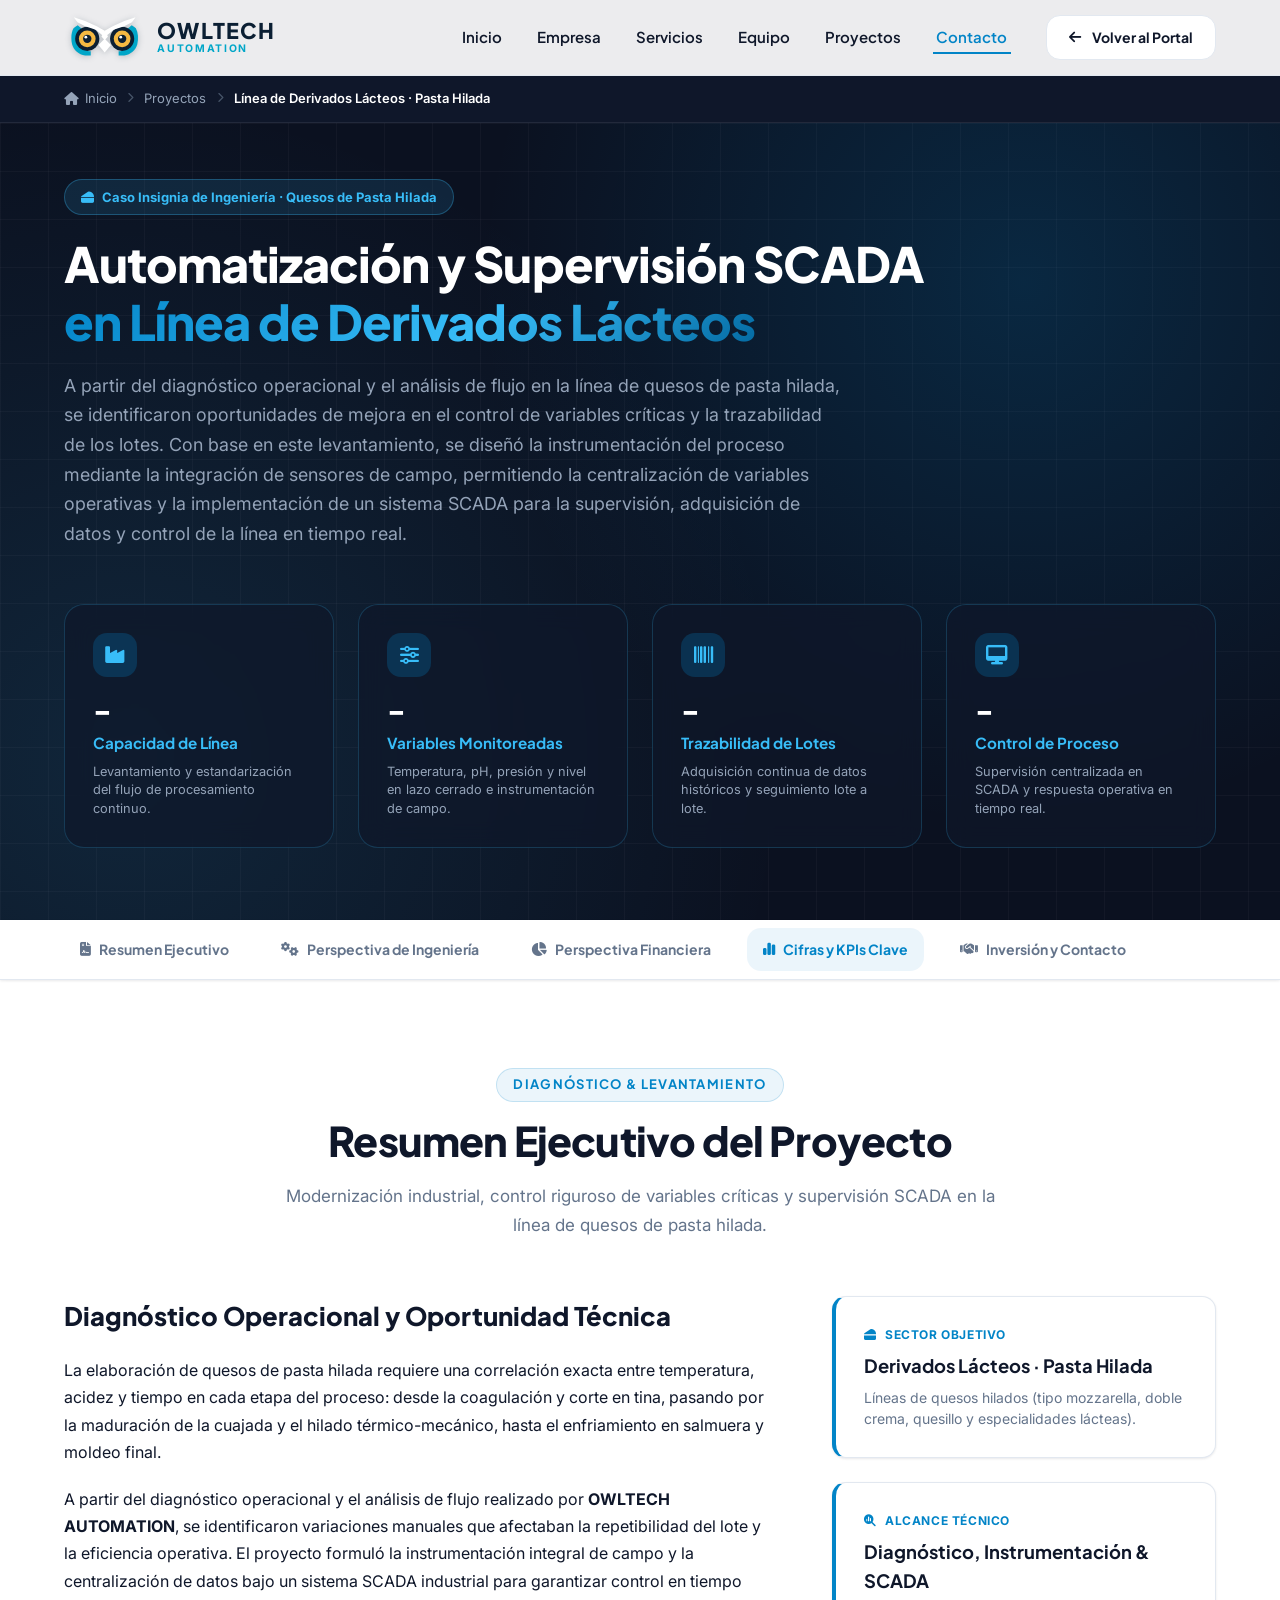
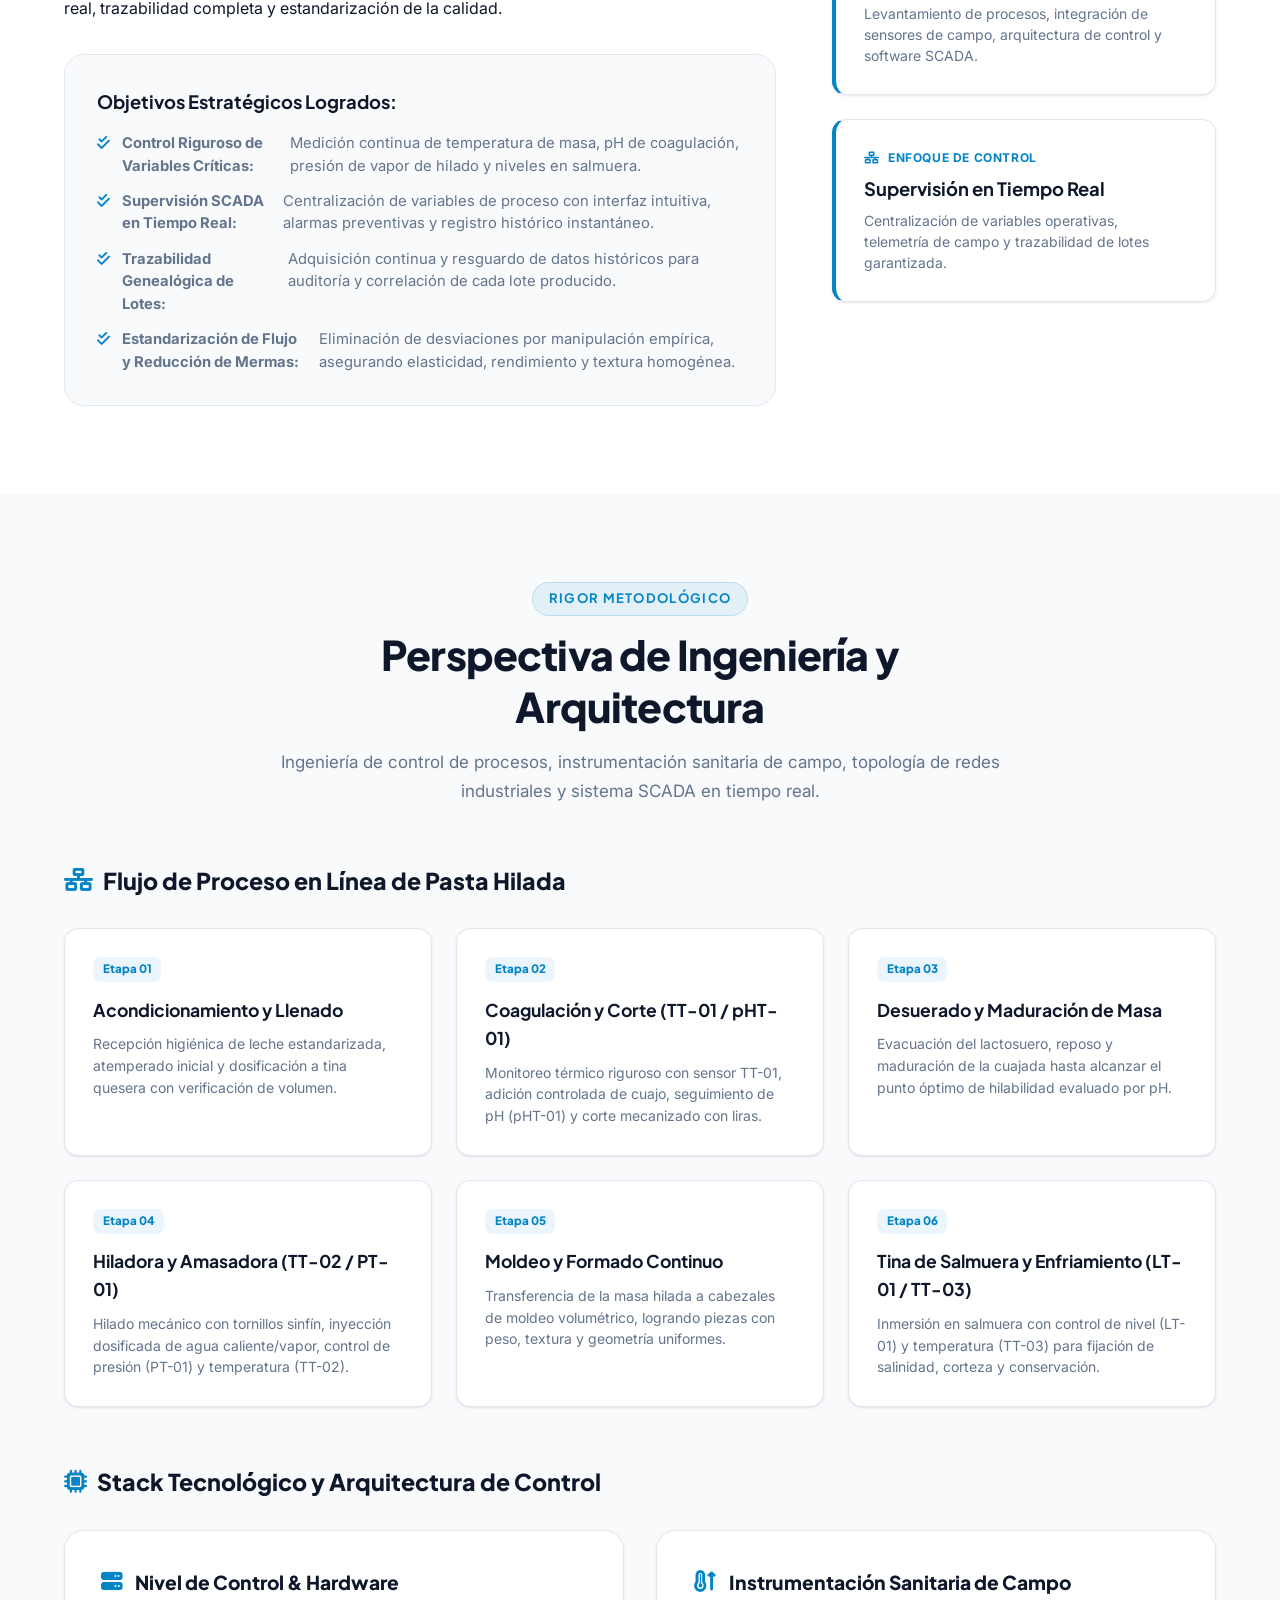
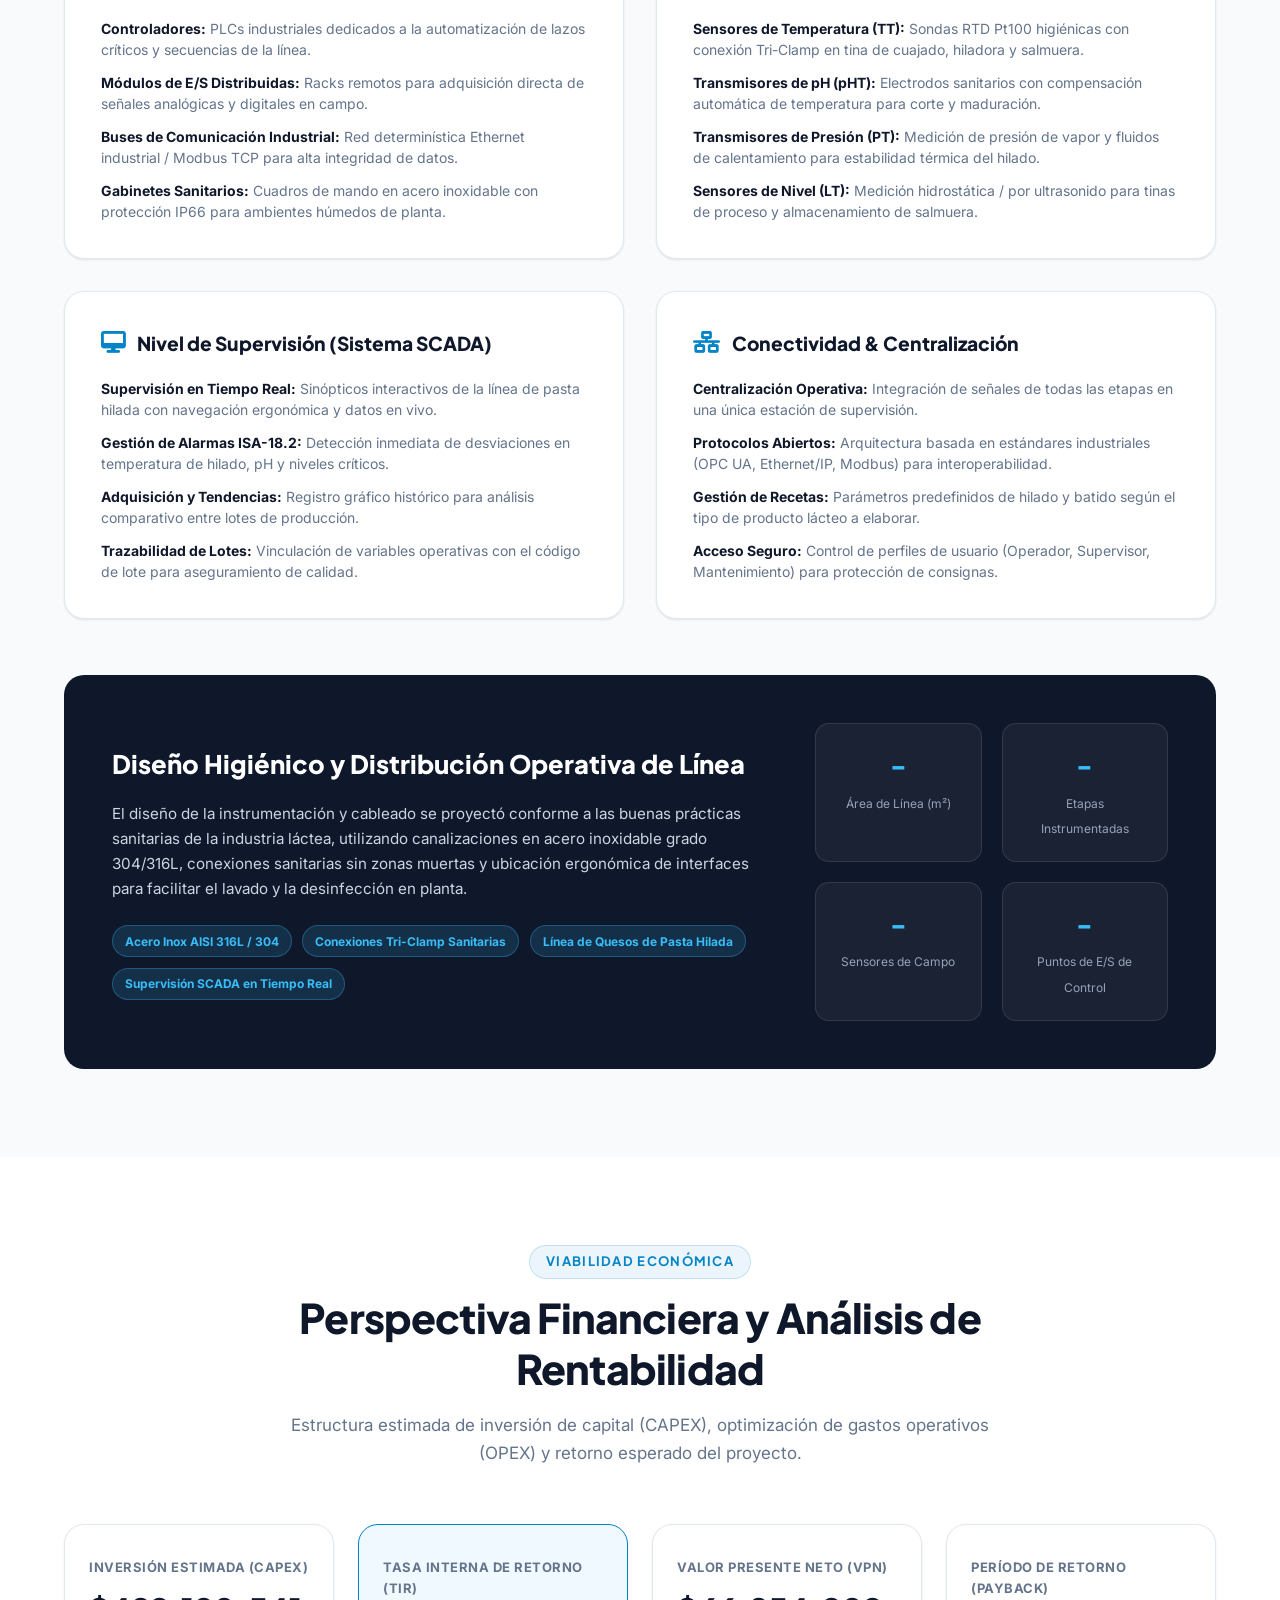
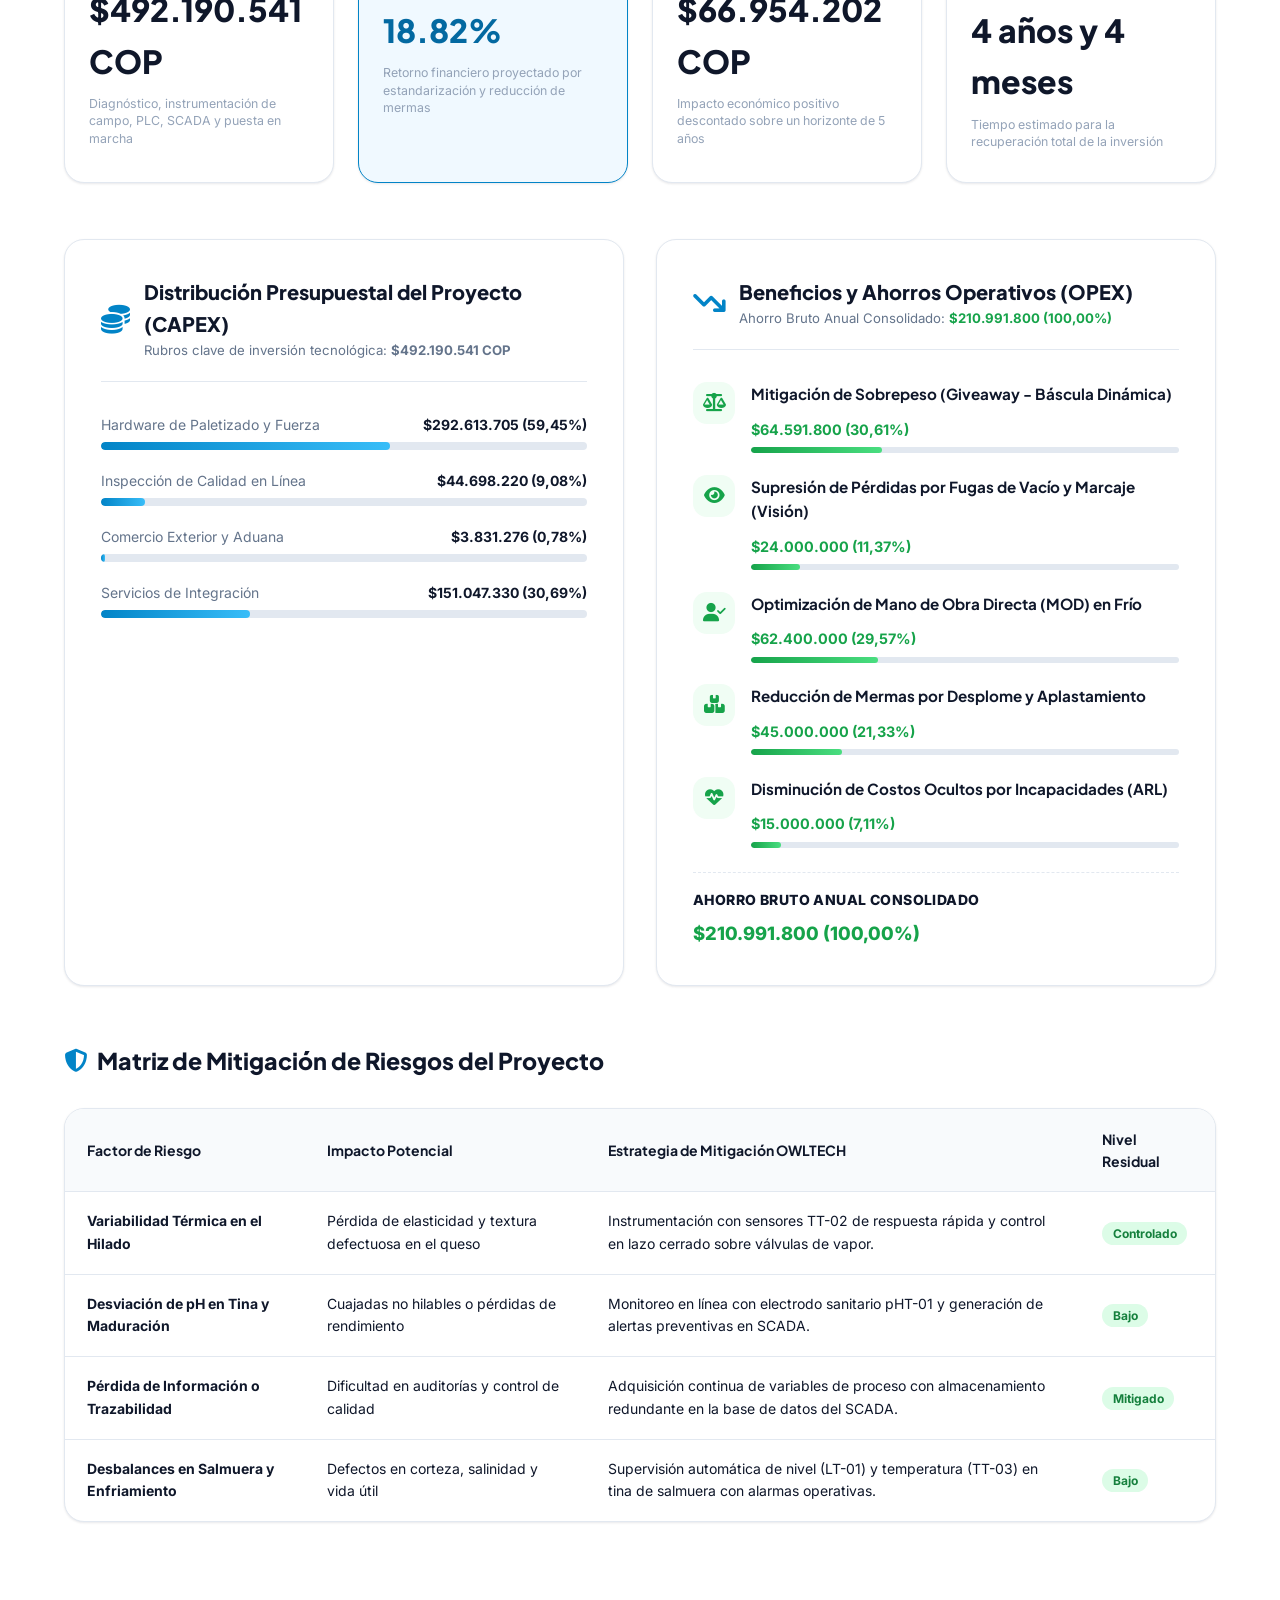
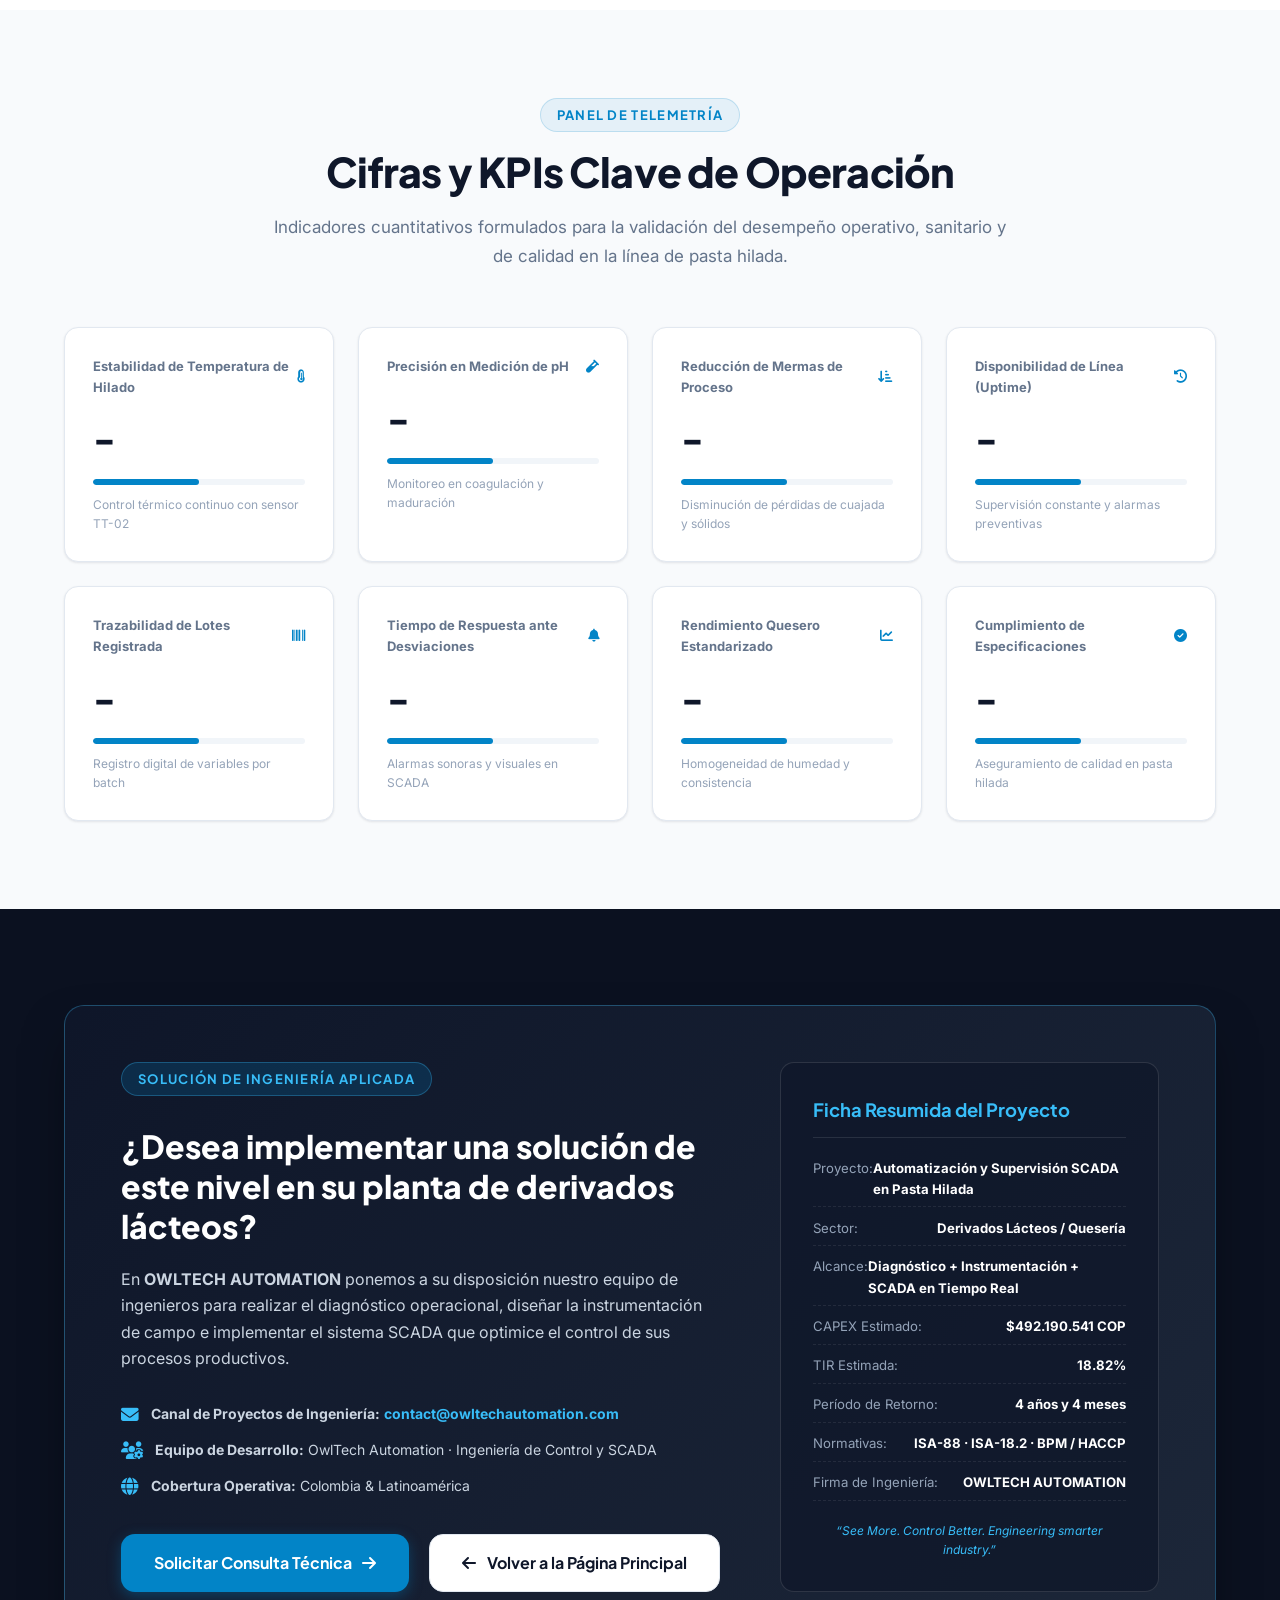
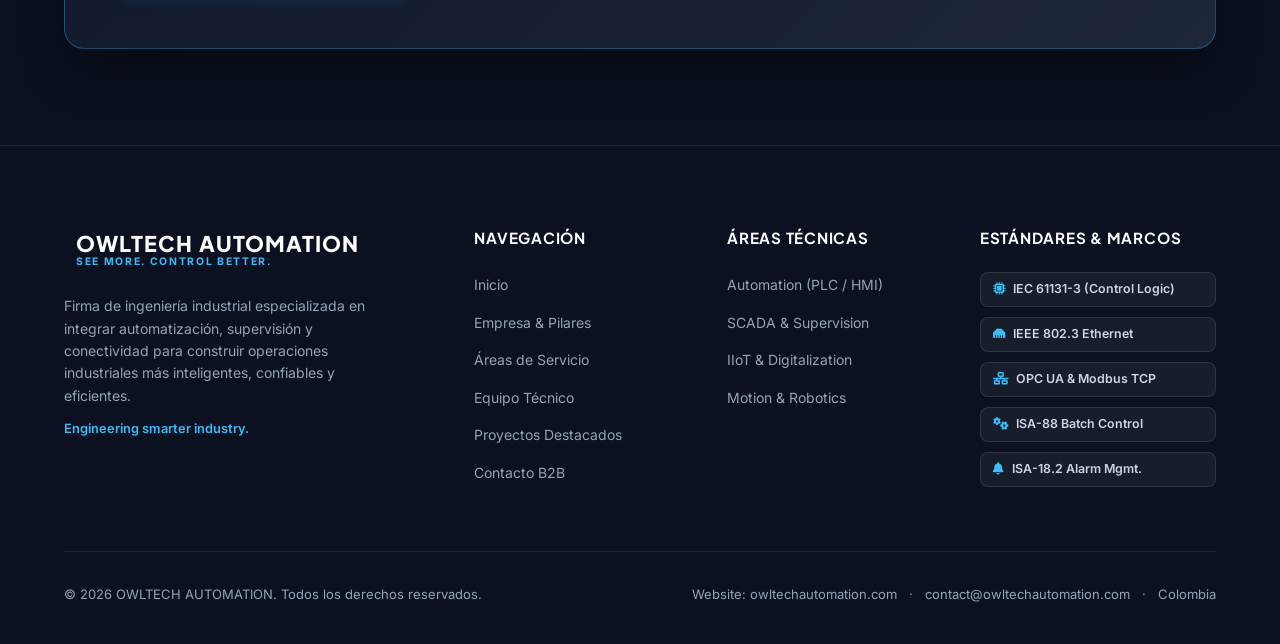
<file: proyecto-lactea-40.html>
<!DOCTYPE html>
<html lang="es">
<head>
  <meta charset="UTF-8">
  <meta name="viewport" content="width=device-width, initial-scale=1.0">
  <title>Automatización y Supervisión SCADA en Línea de Derivados Lácteos | OWLTECH AUTOMATION</title>
  <meta name="description" content="Diagnóstico operacional, instrumentación de campo y supervisión SCADA en tiempo real para la línea de quesos de pasta hilada por OwlTech Automation.">
  
  <!-- Google Fonts: Inter & Plus Jakarta Sans -->
  <link rel="preconnect" href="https://fonts.googleapis.com">
  <link rel="preconnect" href="https://fonts.gstatic.com">
  <link href="https://fonts.googleapis.com/css2?family=Inter:wght@300;400;500;600;700&family=Plus+Jakarta+Sans:wght@600;700;800&display=swap" rel="stylesheet">
  
  <!-- Font Awesome Icons -->
  <link rel="stylesheet" href="https://cdnjs.cloudflare.com/ajax/libs/font-awesome/6.5.1/css/all.min.css" integrity="sha512-DTOQO9RWCH3ppGqcWaEA1BIZOC6xxalwEsw9c2QQeAIftl+Vegovlnee1c9QX4TctnWMn13TZye+giMm8e2LwA==" crossorigin="anonymous" referrerpolicy="no-referrer" />

  <link rel="icon" type="image/svg+xml" href="favicon.svg">

  <!-- Estilos Principales -->
  <link rel="stylesheet" href="css/styles.css?v=2">
</head>
<body class="project-detail-body">

  <!-- =========================================================================
       HEADER / NAVEGACIÓN
       ========================================================================= -->
  <header class="site-header" id="siteHeader">
    <div class="container header-container">
      <a href="index.html" class="brand-link" aria-label="Ir a Inicio - OWLTECH AUTOMATION">
        <div class="logo-box" aria-label="Logo OWLTECH AUTOMATION">
          <svg id="owltech-owl-logo-detail" class="owl-logo-svg" xmlns="http://www.w3.org/2000/svg" viewBox="0 0 350 215" width="350" height="215" role="img" aria-labelledby="owl-title-d owl-desc-d">
            <title id="owl-title-d">OWLTECH Automation — Owl Mark</title>
            <desc id="owl-desc-d">Geometric owl symbol with cyan eye rings, amber irises and movable pupils.</desc>
            <!-- Left cyan outer ring -->
            <path id="left-cyan-ring-d" d="M41 66 C31 84 29 111 35 135 C42 160 63 177 91 183 L115 183 L115 165 C94 164 76 151 68 132 C59 111 63 87 79 70 L59 53 C52 57 46 61 41 66 Z" fill="#00A6C8"/>
            <!-- Right cyan outer ring -->
            <path id="right-cyan-ring-d" d="M309 66 C319 84 321 111 315 135 C308 160 287 177 259 183 L235 183 L235 165 C256 164 274 151 282 132 C291 111 287 87 271 70 L291 53 C298 57 304 61 309 66 Z" fill="#00A6C8"/>
            <!-- Left dark eye cavity -->
            <circle cx="100" cy="111" r="52" fill="#0B1F33"/>
            <!-- Right dark eye cavity -->
            <circle cx="250" cy="111" r="52" fill="#0B1F33"/>
            <!-- Left amber iris -->
            <circle cx="100" cy="111" r="36" fill="#F5B942"/>
            <!-- Right amber iris -->
            <circle cx="250" cy="111" r="36" fill="#F5B942"/>
            <!-- Left pupil -->
            <g id="left-pupil" transform="translate(0 0)">
              <circle cx="100" cy="111" r="18" fill="#0B1F33"/>
              <circle cx="94" cy="104" r="6" fill="#FFFFFF"/>
            </g>
            <!-- Right pupil -->
            <g id="right-pupil" transform="translate(0 0)">
              <circle cx="250" cy="111" r="18" fill="#0B1F33"/>
              <circle cx="244" cy="104" r="6" fill="#FFFFFF"/>
            </g>
            <!-- Main angular brow -->
            <path id="left-brow-d" d="M42 18 L91 34 L141 57 L175 76 L175 104 L137 72 L91 57 L58 40 Z" fill="#FFFFFF"/>
            <path id="right-brow-d" d="M308 18 L259 34 L209 57 L175 76 L175 104 L213 72 L259 57 L292 40 Z" fill="#FFFFFF"/>
            <!-- Central white face -->
            <path id="center-face-d" d="M175 76 L161 101 L175 117 L189 101 Z" fill="#FFFFFF"/>
            <!-- Central lower beak -->
            <path id="beak-d" d="M175 111 L148 138 L175 170 L202 138 Z" fill="#FFFFFF"/>
          </svg>
        </div>
        <div class="brand-info">
          <span class="brand-name">OWLTECH</span>
          <span class="brand-tag">AUTOMATION</span>
        </div>
      </a>

      <!-- Botón Hamburguesa Móvil -->
      <button class="nav-toggle" id="navToggle" aria-label="Abrir menú de navegación" aria-expanded="false">
        <span class="hamburger-bar"></span>
        <span class="hamburger-bar"></span>
        <span class="hamburger-bar"></span>
      </button>

      <!-- Menú de Navegación -->
      <nav class="main-nav" id="mainNav">
        <ul class="nav-list">
          <li class="nav-item"><a href="index.html#inicio" class="nav-link">Inicio</a></li>
          <li class="nav-item"><a href="index.html#empresa" class="nav-link">Empresa</a></li>
          <li class="nav-item"><a href="index.html#servicios" class="nav-link">Servicios</a></li>
          <li class="nav-item"><a href="index.html#equipo" class="nav-link">Equipo</a></li>
          <li class="nav-item"><a href="index.html#proyectos" class="nav-link active">Proyectos</a></li>
          <li class="nav-item"><a href="#contacto-proyecto" class="nav-link">Contacto</a></li>
        </ul>
        <div class="nav-cta-wrapper">
          <a href="index.html" class="btn btn-secondary nav-cta">
            <i class="fa-solid fa-arrow-left"></i>
            <span>Volver al Portal</span>
          </a>
        </div>
      </nav>
    </div>
  </header>

  <main>
    <!-- =========================================================================
         BREADCRUMBS
         ========================================================================= -->
    <div class="breadcrumb-bar">
      <div class="container">
        <nav class="breadcrumb-nav" aria-label="Ruta de navegación">
          <a href="index.html"><i class="fa-solid fa-house"></i> Inicio</a>
          <span class="separator"><i class="fa-solid fa-chevron-right"></i></span>
          <a href="index.html#proyectos">Proyectos</a>
          <span class="separator"><i class="fa-solid fa-chevron-right"></i></span>
          <span class="current">Línea de Derivados Lácteos · Pasta Hilada</span>
        </nav>
      </div>
    </div>

    <!-- =========================================================================
         1. HERO SECTION (TÍTULO, SUBTÍTULO Y MÉTRICAS CLAVE DE IMPACTO)
         ========================================================================= -->
    <section class="detail-hero-section">
      <div class="detail-hero-bg-overlay"></div>
      <div class="container detail-hero-container">
        <div class="detail-hero-header">
          <div class="project-pill-badge">
            <i class="fa-solid fa-cheese"></i>
            <span>Caso Insignia de Ingeniería · Quesos de Pasta Hilada</span>
          </div>
          <h1 class="detail-hero-title">
            Automatización y Supervisión SCADA <span class="text-gradient">en Línea de Derivados Lácteos</span>
          </h1>
          <p class="detail-hero-subtitle">
            A partir del diagnóstico operacional y el análisis de flujo en la línea de quesos de pasta hilada, se identificaron oportunidades de mejora en el control de variables críticas y la trazabilidad de los lotes. Con base en este levantamiento, se diseñó la instrumentación del proceso mediante la integración de sensores de campo, permitiendo la centralización de variables operativas y la implementación de un sistema SCADA para la supervisión, adquisición de datos y control de la línea en tiempo real.
          </p>
        </div>

        <!-- 4 Métricas Clave de Impacto del Proyecto -->
        <div class="detail-impact-metrics-grid">
          <div class="impact-metric-card">
            <div class="metric-icon-wrap"><i class="fa-solid fa-industry"></i></div>
            <div class="metric-number">-</div>
            <div class="metric-title">Capacidad de Línea</div>
            <p class="metric-desc">Levantamiento y estandarización del flujo de procesamiento continuo.</p>
          </div>

          <div class="impact-metric-card">
            <div class="metric-icon-wrap"><i class="fa-solid fa-sliders"></i></div>
            <div class="metric-number">-</div>
            <div class="metric-title">Variables Monitoreadas</div>
            <p class="metric-desc">Temperatura, pH, presión y nivel en lazo cerrado e instrumentación de campo.</p>
          </div>

          <div class="impact-metric-card">
            <div class="metric-icon-wrap"><i class="fa-solid fa-barcode"></i></div>
            <div class="metric-number">-</div>
            <div class="metric-title">Trazabilidad de Lotes</div>
            <p class="metric-desc">Adquisición continua de datos históricos y seguimiento lote a lote.</p>
          </div>

          <div class="impact-metric-card">
            <div class="metric-icon-wrap"><i class="fa-solid fa-desktop"></i></div>
            <div class="metric-number">-</div>
            <div class="metric-title">Control de Proceso</div>
            <p class="metric-desc">Supervisión centralizada en SCADA y respuesta operativa en tiempo real.</p>
          </div>
        </div>

      </div>
    </section>

    <!-- Barra Rápida de Navegación Interna por Secciones -->
    <nav class="project-sections-nav" aria-label="Navegación de secciones del proyecto">
      <div class="container project-nav-container">
        <a href="#resumen-ejecutivo" class="sec-nav-link active"><i class="fa-solid fa-file-contract"></i> Resumen Ejecutivo</a>
        <a href="#perspectiva-ingenieria" class="sec-nav-link"><i class="fa-solid fa-gears"></i> Perspectiva de Ingeniería</a>
        <a href="#perspectiva-financiera" class="sec-nav-link"><i class="fa-solid fa-chart-pie"></i> Perspectiva Financiera</a>
        <a href="#cifras-kpis" class="sec-nav-link"><i class="fa-solid fa-chart-simple"></i> Cifras y KPIs Clave</a>
        <a href="#contacto-proyecto" class="sec-nav-link"><i class="fa-solid fa-handshake"></i> Inversión y Contacto</a>
      </div>
    </nav>

    <!-- =========================================================================
         2. RESUMEN EJECUTIVO (VISIÓN GENERAL DEL PROYECTO)
         ========================================================================= -->
    <section class="section detail-section" id="resumen-ejecutivo">
      <div class="container">
        <div class="section-header text-center">
          <span class="section-tag">Diagnóstico & Levantamiento</span>
          <h2 class="section-title">Resumen Ejecutivo del Proyecto</h2>
          <p class="section-subtitle">
            Modernización industrial, control riguroso de variables críticas y supervisión SCADA en la línea de quesos de pasta hilada.
          </p>
        </div>

        <div class="executive-grid">
          <div class="executive-text-col">
            <h3 class="exec-heading">Diagnóstico Operacional y Oportunidad Técnica</h3>
            <p>
              La elaboración de quesos de pasta hilada requiere una correlación exacta entre temperatura, acidez y tiempo en cada etapa del proceso: desde la coagulación y corte en tina, pasando por la maduración de la cuajada y el hilado térmico-mecánico, hasta el enfriamiento en salmuera y moldeo final.
            </p>
            <p>
              A partir del diagnóstico operacional y el análisis de flujo realizado por <strong>OWLTECH AUTOMATION</strong>, se identificaron variaciones manuales que afectaban la repetibilidad del lote y la eficiencia operativa. El proyecto formuló la instrumentación integral de campo y la centralización de datos bajo un sistema SCADA industrial para garantizar control en tiempo real, trazabilidad completa y estandarización de la calidad.
            </p>

            <div class="exec-pillars-box">
              <h4>Objetivos Estratégicos Logrados:</h4>
              <ul class="exec-checklist">
                <li><i class="fa-solid fa-check-double"></i> <strong>Control Riguroso de Variables Críticas:</strong> Medición continua de temperatura de masa, pH de coagulación, presión de vapor de hilado y niveles en salmuera.</li>
                <li><i class="fa-solid fa-check-double"></i> <strong>Supervisión SCADA en Tiempo Real:</strong> Centralización de variables de proceso con interfaz intuitiva, alarmas preventivas y registro histórico instantáneo.</li>
                <li><i class="fa-solid fa-check-double"></i> <strong>Trazabilidad Genealógica de Lotes:</strong> Adquisición continua y resguardo de datos históricos para auditoría y correlación de cada lote producido.</li>
                <li><i class="fa-solid fa-check-double"></i> <strong>Estandarización de Flujo y Reducción de Mermas:</strong> Eliminación de desviaciones por manipulación empírica, asegurando elasticidad, rendimiento y textura homogénea.</li>
              </ul>
            </div>
          </div>

          <div class="executive-cards-col">
            <div class="exec-fact-card">
              <div class="fact-header">
                <i class="fa-solid fa-cheese"></i>
                <span>Sector Objetivo</span>
              </div>
              <h4>Derivados Lácteos · Pasta Hilada</h4>
              <p>Líneas de quesos hilados (tipo mozzarella, doble crema, quesillo y especialidades lácteas).</p>
            </div>

            <div class="exec-fact-card">
              <div class="fact-header">
                <i class="fa-solid fa-magnifying-glass-chart"></i>
                <span>Alcance Técnico</span>
              </div>
              <h4>Diagnóstico, Instrumentación & SCADA</h4>
              <p>Levantamiento de procesos, integración de sensores de campo, arquitectura de control y software SCADA.</p>
            </div>

            <div class="exec-fact-card">
              <div class="fact-header">
                <i class="fa-solid fa-network-wired"></i>
                <span>Enfoque de Control</span>
              </div>
              <h4>Supervisión en Tiempo Real</h4>
              <p>Centralización de variables operativas, telemetría de campo y trazabilidad de lotes garantizada.</p>
            </div>
          </div>
        </div>

      </div>
    </section>

    <!-- =========================================================================
         3. PERSPECTIVA DE INGENIERÍA (ARQUITECTURA, PROCESOS, TECNOLOGÍA Y DISEÑO)
         ========================================================================= -->
    <section class="section detail-section bg-alt" id="perspectiva-ingenieria">
      <div class="container">
        <div class="section-header text-center">
          <span class="section-tag">Rigor Metodológico</span>
          <h2 class="section-title">Perspectiva de Ingeniería y Arquitectura</h2>
          <p class="section-subtitle">
            Ingeniería de control de procesos, instrumentación sanitaria de campo, topología de redes industriales y sistema SCADA en tiempo real.
          </p>
        </div>

        <!-- 1. Flujo de Procesos Automatizados en Pasta Hilada -->
        <div class="engineering-block">
          <h3 class="block-title"><i class="fa-solid fa-network-wired"></i> Flujo de Proceso en Línea de Pasta Hilada</h3>
          <div class="process-flow-grid">
            <div class="process-step-card">
              <span class="step-badge">Etapa 01</span>
              <h4>Acondicionamiento y Llenado</h4>
              <p>Recepción higiénica de leche estandarizada, atemperado inicial y dosificación a tina quesera con verificación de volumen.</p>
            </div>

            <div class="process-step-card">
              <span class="step-badge">Etapa 02</span>
              <h4>Coagulación y Corte (TT-01 / pHT-01)</h4>
              <p>Monitoreo térmico riguroso con sensor TT-01, adición controlada de cuajo, seguimiento de pH (pHT-01) y corte mecanizado con liras.</p>
            </div>

            <div class="process-step-card">
              <span class="step-badge">Etapa 03</span>
              <h4>Desuerado y Maduración de Masa</h4>
              <p>Evacuación del lactosuero, reposo y maduración de la cuajada hasta alcanzar el punto óptimo de hilabilidad evaluado por pH.</p>
            </div>

            <div class="process-step-card">
              <span class="step-badge">Etapa 04</span>
              <h4>Hiladora y Amasadora (TT-02 / PT-01)</h4>
              <p>Hilado mecánico con tornillos sinfín, inyección dosificada de agua caliente/vapor, control de presión (PT-01) y temperatura (TT-02).</p>
            </div>

            <div class="process-step-card">
              <span class="step-badge">Etapa 05</span>
              <h4>Moldeo y Formado Continuo</h4>
              <p>Transferencia de la masa hilada a cabezales de moldeo volumétrico, logrando piezas con peso, textura y geometría uniformes.</p>
            </div>

            <div class="process-step-card">
              <span class="step-badge">Etapa 06</span>
              <h4>Tina de Salmuera y Enfriamiento (LT-01 / TT-03)</h4>
              <p>Inmersión en salmuera con control de nivel (LT-01) y temperatura (TT-03) para fijación de salinidad, corteza y conservación.</p>
            </div>
          </div>
        </div>

        <!-- 2. Arquitectura de Control y Tecnologías Aplicadas -->
        <div class="engineering-block" style="margin-top: 3.5rem;">
          <h3 class="block-title"><i class="fa-solid fa-microchip"></i> Stack Tecnológico y Arquitectura de Control</h3>
          <div class="tech-stack-details-grid">
            
            <div class="tech-spec-box">
              <div class="spec-header">
                <i class="fa-solid fa-server"></i>
                <h4>Nivel de Control & Hardware</h4>
              </div>
              <ul class="spec-list">
                <li><strong>Controladores:</strong> PLCs industriales dedicados a la automatización de lazos críticos y secuencias de la línea.</li>
                <li><strong>Módulos de E/S Distribuidas:</strong> Racks remotos para adquisición directa de señales analógicas y digitales en campo.</li>
                <li><strong>Buses de Comunicación Industrial:</strong> Red determinística Ethernet industrial / Modbus TCP para alta integridad de datos.</li>
                <li><strong>Gabinetes Sanitarios:</strong> Cuadros de mando en acero inoxidable con protección IP66 para ambientes húmedos de planta.</li>
              </ul>
            </div>

            <div class="tech-spec-box">
              <div class="spec-header">
                <i class="fa-solid fa-temperature-arrow-up"></i>
                <h4>Instrumentación Sanitaria de Campo</h4>
              </div>
              <ul class="spec-list">
                <li><strong>Sensores de Temperatura (TT):</strong> Sondas RTD Pt100 higiénicas con conexión Tri-Clamp en tina de cuajado, hiladora y salmuera.</li>
                <li><strong>Transmisores de pH (pHT):</strong> Electrodos sanitarios con compensación automática de temperatura para corte y maduración.</li>
                <li><strong>Transmisores de Presión (PT):</strong> Medición de presión de vapor y fluidos de calentamiento para estabilidad térmica del hilado.</li>
                <li><strong>Sensores de Nivel (LT):</strong> Medición hidrostática / por ultrasonido para tinas de proceso y almacenamiento de salmuera.</li>
              </ul>
            </div>

            <div class="tech-spec-box">
              <div class="spec-header">
                <i class="fa-solid fa-desktop"></i>
                <h4>Nivel de Supervisión (Sistema SCADA)</h4>
              </div>
              <ul class="spec-list">
                <li><strong>Supervisión en Tiempo Real:</strong> Sinópticos interactivos de la línea de pasta hilada con navegación ergonómica y datos en vivo.</li>
                <li><strong>Gestión de Alarmas ISA-18.2:</strong> Detección inmediata de desviaciones en temperatura de hilado, pH y niveles críticos.</li>
                <li><strong>Adquisición y Tendencias:</strong> Registro gráfico histórico para análisis comparativo entre lotes de producción.</li>
                <li><strong>Trazabilidad de Lotes:</strong> Vinculación de variables operativas con el código de lote para aseguramiento de calidad.</li>
              </ul>
            </div>

            <div class="tech-spec-box">
              <div class="spec-header">
                <i class="fa-solid fa-network-wired"></i>
                <h4>Conectividad & Centralización</h4>
              </div>
              <ul class="spec-list">
                <li><strong>Centralización Operativa:</strong> Integración de señales de todas las etapas en una única estación de supervisión.</li>
                <li><strong>Protocolos Abiertos:</strong> Arquitectura basada en estándares industriales (OPC UA, Ethernet/IP, Modbus) para interoperabilidad.</li>
                <li><strong>Gestión de Recetas:</strong> Parámetros predefinidos de hilado y batido según el tipo de producto lácteo a elaborar.</li>
                <li><strong>Acceso Seguro:</strong> Control de perfiles de usuario (Operador, Supervisor, Mantenimiento) para protección de consignas.</li>
              </ul>
            </div>

          </div>
        </div>

        <!-- 3. Diseño y Layout de la Línea -->
        <div class="layout-showcase-box" style="margin-top: 3.5rem;">
          <div class="layout-text">
            <h3>Diseño Higiénico y Distribución Operativa de Línea</h3>
            <p>
              El diseño de la instrumentación y cableado se proyectó conforme a las buenas prácticas sanitarias de la industria láctea, utilizando canalizaciones en acero inoxidable grado 304/316L, conexiones sanitarias sin zonas muertas y ubicación ergonómica de interfaces para facilitar el lavado y la desinfección en planta.
            </p>
            <div class="layout-tags">
              <span class="badge-tag">Acero Inox AISI 316L / 304</span>
              <span class="badge-tag">Conexiones Tri-Clamp Sanitarias</span>
              <span class="badge-tag">Línea de Quesos de Pasta Hilada</span>
              <span class="badge-tag">Supervisión SCADA en Tiempo Real</span>
            </div>
          </div>
          <div class="layout-stats">
            <div class="stat-mini">
              <strong>-</strong>
              <span>Área de Línea (m²)</span>
            </div>
            <div class="stat-mini">
              <strong>-</strong>
              <span>Etapas Instrumentadas</span>
            </div>
            <div class="stat-mini">
              <strong>-</strong>
              <span>Sensores de Campo</span>
            </div>
            <div class="stat-mini">
              <strong>-</strong>
              <span>Puntos de E/S de Control</span>
            </div>
          </div>
        </div>

      </div>
    </section>

    <!-- =========================================================================
         4. PERSPECTIVA FINANCIERA (INVERSIÓN, COSTOS, ROI Y RENTABILIDAD)
         ========================================================================= -->
    <section class="section detail-section" id="perspectiva-financiera">
      <div class="container">
        <div class="section-header text-center">
          <span class="section-tag">Viabilidad Económica</span>
          <h2 class="section-title">Perspectiva Financiera y Análisis de Rentabilidad</h2>
          <p class="section-subtitle">
            Estructura estimada de inversión de capital (CAPEX), optimización de gastos operativos (OPEX) y retorno esperado del proyecto.
          </p>
        </div>

        <!-- Resumen de Indicadores Financieros Clave -->
        <div class="financial-summary-cards">
          <div class="fin-card">
            <span class="fin-label">Inversión Estimada (CAPEX)</span>
            <div class="fin-value">$492.190.541 COP</div>
            <span class="fin-sub">Diagnóstico, instrumentación de campo, PLC, SCADA y puesta en marcha</span>
          </div>

          <div class="fin-card highlight-fin">
            <span class="fin-label">Tasa Interna de Retorno (TIR)</span>
            <div class="fin-value">18.82%</div>
            <span class="fin-sub">Retorno financiero proyectado por estandarización y reducción de mermas</span>
          </div>

          <div class="fin-card">
            <span class="fin-label">Valor Presente Neto (VPN)</span>
            <div class="fin-value">$66.954.202 COP</div>
            <span class="fin-sub">Impacto económico positivo descontado sobre un horizonte de 5 años</span>
          </div>

          <div class="fin-card">
            <span class="fin-label">Período de Retorno (Payback)</span>
            <div class="fin-value">4 años y 4 meses</div>
            <span class="fin-sub">Tiempo estimado para la recuperación total de la inversión</span>
          </div>
        </div>

        <!-- Comparativa CAPEX vs Ahorros OPEX -->
        <div class="capex-opex-breakdown-grid" style="margin-top: 3.5rem;">
          
          <!-- Desglose CAPEX -->
          <div class="breakdown-card">
            <div class="breakdown-header">
              <i class="fa-solid fa-coins"></i>
              <div>
                <h4>Distribución Presupuestal del Proyecto (CAPEX)</h4>
                <p>Rubros clave de inversión tecnológica: <strong>$492.190.541 COP</strong></p>
              </div>
            </div>

            <div class="budget-items-list">
              <div class="budget-item">
                <div class="budget-info">
                  <span>Hardware de Paletizado y Fuerza</span>
                  <strong>$292.613.705 (59,45%)</strong>
                </div>
                <div class="budget-bar"><div class="budget-fill" style="width: 59.45%;"></div></div>
              </div>

              <div class="budget-item">
                <div class="budget-info">
                  <span>Inspección de Calidad en Línea</span>
                  <strong>$44.698.220 (9,08%)</strong>
                </div>
                <div class="budget-bar"><div class="budget-fill" style="width: 9.08%;"></div></div>
              </div>

              <div class="budget-item">
                <div class="budget-info">
                  <span>Comercio Exterior y Aduana</span>
                  <strong>$3.831.276 (0,78%)</strong>
                </div>
                <div class="budget-bar"><div class="budget-fill" style="width: 0.78%; min-width: 4px;"></div></div>
              </div>

              <div class="budget-item">
                <div class="budget-info">
                  <span>Servicios de Integración</span>
                  <strong>$151.047.330 (30,69%)</strong>
                </div>
                <div class="budget-bar"><div class="budget-fill" style="width: 30.69%;"></div></div>
              </div>
            </div>
          </div>

          <!-- Ahorros Operativos Anuales (OPEX) -->
          <div class="breakdown-card">
            <div class="breakdown-header">
              <i class="fa-solid fa-arrow-trend-down"></i>
              <div>
                <h4>Beneficios y Ahorros Operativos (OPEX)</h4>
                <p>Ahorro Bruto Anual Consolidado: <strong style="color: #16a34a;">$210.991.800 (100,00%)</strong></p>
              </div>
            </div>

            <div class="opex-savings-list">
              <div class="opex-item">
                <div class="opex-icon"><i class="fa-solid fa-scale-balanced"></i></div>
                <div class="opex-text" style="width: 100%;">
                  <div style="display: flex; justify-content: space-between; align-items: baseline; gap: 0.5rem; flex-wrap: wrap;">
                    <h5>Mitigación de Sobrepeso (Giveaway - Báscula Dinámica)</h5>
                    <strong style="color: #16a34a; font-size: 0.9rem;">$64.591.800 (30,61%)</strong>
                  </div>
                  <div class="budget-bar" style="margin-top: 0.4rem; height: 6px;">
                    <div class="budget-fill" style="width: 30.61%; background: linear-gradient(90deg, #16a34a, #4ade80);"></div>
                  </div>
                </div>
              </div>

              <div class="opex-item">
                <div class="opex-icon"><i class="fa-solid fa-eye"></i></div>
                <div class="opex-text" style="width: 100%;">
                  <div style="display: flex; justify-content: space-between; align-items: baseline; gap: 0.5rem; flex-wrap: wrap;">
                    <h5>Supresión de Pérdidas por Fugas de Vacío y Marcaje (Visión)</h5>
                    <strong style="color: #16a34a; font-size: 0.9rem;">$24.000.000 (11,37%)</strong>
                  </div>
                  <div class="budget-bar" style="margin-top: 0.4rem; height: 6px;">
                    <div class="budget-fill" style="width: 11.37%; background: linear-gradient(90deg, #16a34a, #4ade80);"></div>
                  </div>
                </div>
              </div>

              <div class="opex-item">
                <div class="opex-icon"><i class="fa-solid fa-user-check"></i></div>
                <div class="opex-text" style="width: 100%;">
                  <div style="display: flex; justify-content: space-between; align-items: baseline; gap: 0.5rem; flex-wrap: wrap;">
                    <h5>Optimización de Mano de Obra Directa (MOD) en Frío</h5>
                    <strong style="color: #16a34a; font-size: 0.9rem;">$62.400.000 (29,57%)</strong>
                  </div>
                  <div class="budget-bar" style="margin-top: 0.4rem; height: 6px;">
                    <div class="budget-fill" style="width: 29.57%; background: linear-gradient(90deg, #16a34a, #4ade80);"></div>
                  </div>
                </div>
              </div>

              <div class="opex-item">
                <div class="opex-icon"><i class="fa-solid fa-boxes-stacked"></i></div>
                <div class="opex-text" style="width: 100%;">
                  <div style="display: flex; justify-content: space-between; align-items: baseline; gap: 0.5rem; flex-wrap: wrap;">
                    <h5>Reducción de Mermas por Desplome y Aplastamiento</h5>
                    <strong style="color: #16a34a; font-size: 0.9rem;">$45.000.000 (21,33%)</strong>
                  </div>
                  <div class="budget-bar" style="margin-top: 0.4rem; height: 6px;">
                    <div class="budget-fill" style="width: 21.33%; background: linear-gradient(90deg, #16a34a, #4ade80);"></div>
                  </div>
                </div>
              </div>

              <div class="opex-item">
                <div class="opex-icon"><i class="fa-solid fa-heart-pulse"></i></div>
                <div class="opex-text" style="width: 100%;">
                  <div style="display: flex; justify-content: space-between; align-items: baseline; gap: 0.5rem; flex-wrap: wrap;">
                    <h5>Disminución de Costos Ocultos por Incapacidades (ARL)</h5>
                    <strong style="color: #16a34a; font-size: 0.9rem;">$15.000.000 (7,11%)</strong>
                  </div>
                  <div class="budget-bar" style="margin-top: 0.4rem; height: 6px;">
                    <div class="budget-fill" style="width: 7.11%; background: linear-gradient(90deg, #16a34a, #4ade80);"></div>
                  </div>
                </div>
              </div>
            </div>

            <!-- Total Consolidado OPEX -->
            <div style="margin-top: 1.5rem; padding-top: 1rem; border-top: 1px dashed var(--color-border); display: flex; justify-content: space-between; align-items: center; flex-wrap: wrap; gap: 0.5rem;">
              <span style="font-weight: 800; font-size: 0.875rem; text-transform: uppercase; color: var(--color-dark); letter-spacing: 0.03em;">Ahorro Bruto Anual Consolidado</span>
              <strong style="font-size: 1.15rem; font-weight: 800; color: #16a34a;">$210.991.800 (100,00%)</strong>
            </div>
          </div>

        </div>

        <!-- Matriz de Mitigación de Riesgos -->
        <div class="risk-matrix-wrapper" style="margin-top: 3.5rem;">
          <h3 class="block-title"><i class="fa-solid fa-shield-halved"></i> Matriz de Mitigación de Riesgos del Proyecto</h3>
          <div class="risk-table-responsive">
            <table class="corporate-table">
              <thead>
                <tr>
                  <th>Factor de Riesgo</th>
                  <th>Impacto Potencial</th>
                  <th>Estrategia de Mitigación OWLTECH</th>
                  <th>Nivel Residual</th>
                </tr>
              </thead>
              <tbody>
                <tr>
                  <td><strong>Variabilidad Térmica en el Hilado</strong></td>
                  <td>Pérdida de elasticidad y textura defectuosa en el queso</td>
                  <td>Instrumentación con sensores TT-02 de respuesta rápida y control en lazo cerrado sobre válvulas de vapor.</td>
                  <td><span class="status-low">Controlado</span></td>
                </tr>
                <tr>
                  <td><strong>Desviación de pH en Tina y Maduración</strong></td>
                  <td>Cuajadas no hilables o pérdidas de rendimiento</td>
                  <td>Monitoreo en línea con electrodo sanitario pHT-01 y generación de alertas preventivas en SCADA.</td>
                  <td><span class="status-low">Bajo</span></td>
                </tr>
                <tr>
                  <td><strong>Pérdida de Información o Trazabilidad</strong></td>
                  <td>Dificultad en auditorías y control de calidad</td>
                  <td>Adquisición continua de variables de proceso con almacenamiento redundante en la base de datos del SCADA.</td>
                  <td><span class="status-low">Mitigado</span></td>
                </tr>
                <tr>
                  <td><strong>Desbalances en Salmuera y Enfriamiento</strong></td>
                  <td>Defectos en corteza, salinidad y vida útil</td>
                  <td>Supervisión automática de nivel (LT-01) y temperatura (TT-03) en tina de salmuera con alarmas operativas.</td>
                  <td><span class="status-low">Bajo</span></td>
                </tr>
              </tbody>
            </table>
          </div>
        </div>

      </div>
    </section>

    <!-- =========================================================================
         5. CIFRAS Y KPIS CLAVE (INDICADORES DE PRODUCCIÓN, CAPACIDAD Y EFICIENCIA)
         ========================================================================= -->
    <section class="section detail-section bg-alt" id="cifras-kpis">
      <div class="container">
        <div class="section-header text-center">
          <span class="section-tag">Panel de Telemetría</span>
          <h2 class="section-title">Cifras y KPIs Clave de Operación</h2>
          <p class="section-subtitle">
            Indicadores cuantitativos formulados para la validación del desempeño operativo, sanitario y de calidad en la línea de pasta hilada.
          </p>
        </div>

        <!-- Tablero de Métricas de 8 Indicadores -->
        <div class="kpis-dashboard-grid">
          
          <div class="kpi-dash-card">
            <div class="kpi-top">
              <span class="kpi-label">Estabilidad de Temperatura de Hilado</span>
              <i class="fa-solid fa-temperature-three-quarters"></i>
            </div>
            <div class="kpi-main-val">-</div>
            <div class="kpi-progress-bar"><div class="kpi-fill" style="width: 50%;"></div></div>
            <span class="kpi-note">Control térmico continuo con sensor TT-02</span>
          </div>

          <div class="kpi-dash-card">
            <div class="kpi-top">
              <span class="kpi-label">Precisión en Medición de pH</span>
              <i class="fa-solid fa-vial"></i>
            </div>
            <div class="kpi-main-val">-</div>
            <div class="kpi-progress-bar"><div class="kpi-fill" style="width: 50%;"></div></div>
            <span class="kpi-note">Monitoreo en coagulación y maduración</span>
          </div>

          <div class="kpi-dash-card">
            <div class="kpi-top">
              <span class="kpi-label">Reducción de Mermas de Proceso</span>
              <i class="fa-solid fa-arrow-down-short-wide"></i>
            </div>
            <div class="kpi-main-val">-</div>
            <div class="kpi-progress-bar"><div class="kpi-fill" style="width: 50%;"></div></div>
            <span class="kpi-note">Disminución de pérdidas de cuajada y sólidos</span>
          </div>

          <div class="kpi-dash-card">
            <div class="kpi-top">
              <span class="kpi-label">Disponibilidad de Línea (Uptime)</span>
              <i class="fa-solid fa-clock-rotate-left"></i>
            </div>
            <div class="kpi-main-val">-</div>
            <div class="kpi-progress-bar"><div class="kpi-fill" style="width: 50%;"></div></div>
            <span class="kpi-note">Supervisión constante y alarmas preventivas</span>
          </div>

          <div class="kpi-dash-card">
            <div class="kpi-top">
              <span class="kpi-label">Trazabilidad de Lotes Registrada</span>
              <i class="fa-solid fa-barcode"></i>
            </div>
            <div class="kpi-main-val">-</div>
            <div class="kpi-progress-bar"><div class="kpi-fill" style="width: 50%;"></div></div>
            <span class="kpi-note">Registro digital de variables por batch</span>
          </div>

          <div class="kpi-dash-card">
            <div class="kpi-top">
              <span class="kpi-label">Tiempo de Respuesta ante Desviaciones</span>
              <i class="fa-solid fa-bell"></i>
            </div>
            <div class="kpi-main-val">-</div>
            <div class="kpi-progress-bar"><div class="kpi-fill" style="width: 50%;"></div></div>
            <span class="kpi-note">Alarmas sonoras y visuales en SCADA</span>
          </div>

          <div class="kpi-dash-card">
            <div class="kpi-top">
              <span class="kpi-label">Rendimiento Quesero Estandarizado</span>
              <i class="fa-solid fa-chart-line"></i>
            </div>
            <div class="kpi-main-val">-</div>
            <div class="kpi-progress-bar"><div class="kpi-fill" style="width: 50%;"></div></div>
            <span class="kpi-note">Homogeneidad de humedad y consistencia</span>
          </div>

          <div class="kpi-dash-card">
            <div class="kpi-top">
              <span class="kpi-label">Cumplimiento de Especificaciones</span>
              <i class="fa-solid fa-circle-check"></i>
            </div>
            <div class="kpi-main-val">-</div>
            <div class="kpi-progress-bar"><div class="kpi-fill" style="width: 50%;"></div></div>
            <span class="kpi-note">Aseguramiento de calidad en pasta hilada</span>
          </div>

        </div>

      </div>
    </section>

    <!-- =========================================================================
         6. LLAMADO A LA ACCIÓN FINAL / CONTACTO PARA INVERSIONISTAS E INTERESADOS
         ========================================================================= -->
    <section class="section detail-cta-section" id="contacto-proyecto">
      <div class="container">
        <div class="detail-cta-card">
          <div class="cta-inner-grid">
            
            <div class="cta-text-side">
              <span class="section-tag" style="background: rgba(2,132,199,0.2); color: #38bdf8; border-color: rgba(56,189,248,0.3);">
                Solución de Ingeniería Aplicada
              </span>
              <h2 class="cta-title">
                ¿Desea implementar una solución de este nivel en su planta de derivados lácteos?
              </h2>
              <p class="cta-desc">
                En <strong>OWLTECH AUTOMATION</strong> ponemos a su disposición nuestro equipo de ingenieros para realizar el diagnóstico operacional, diseñar la instrumentación de campo e implementar el sistema SCADA que optimice el control de sus procesos productivos.
              </p>

              <div class="cta-contact-details">
                <div class="cta-detail-item">
                  <i class="fa-solid fa-envelope"></i>
                  <div>
                    <strong>Canal de Proyectos de Ingeniería:</strong>
                    <a href="mailto:contact@owltechautomation.com">contact@owltechautomation.com</a>
                  </div>
                </div>
                <div class="cta-detail-item">
                  <i class="fa-solid fa-users-gear"></i>
                  <div>
                    <strong>Equipo de Desarrollo:</strong>
                    <span>OwlTech Automation · Ingeniería de Control y SCADA</span>
                  </div>
                </div>
                <div class="cta-detail-item">
                  <i class="fa-solid fa-globe"></i>
                  <div>
                    <strong>Cobertura Operativa:</strong>
                    <span>Colombia & Latinoamérica</span>
                  </div>
                </div>
              </div>

              <div class="cta-actions-row">
                <a href="index.html#contacto" class="btn btn-primary btn-lg">
                  <span>Solicitar Consulta Técnica</span>
                  <i class="fa-solid fa-arrow-right"></i>
                </a>
                <a href="index.html" class="btn btn-secondary btn-lg">
                  <i class="fa-solid fa-arrow-left"></i>
                  <span>Volver a la Página Principal</span>
                </a>
              </div>
            </div>

            <!-- Caja de Resumen Ejecutivo de Inversión -->
            <div class="cta-summary-box">
              <h4>Ficha Resumida del Proyecto</h4>
              <ul class="summary-list">
                <li><span>Proyecto:</span> <strong>Automatización y Supervisión SCADA en Pasta Hilada</strong></li>
                <li><span>Sector:</span> <strong>Derivados Lácteos / Quesería</strong></li>
                <li><span>Alcance:</span> <strong>Diagnóstico + Instrumentación + SCADA en Tiempo Real</strong></li>
                <li><span>CAPEX Estimado:</span> <strong>$492.190.541 COP</strong></li>
                <li><span>TIR Estimada:</span> <strong>18.82%</strong></li>
                <li><span>Período de Retorno:</span> <strong>4 años y 4 meses</strong></li>
                <li><span>Normativas:</span> <strong>ISA-88 · ISA-18.2 · BPM / HACCP</strong></li>
                <li><span>Firma de Ingeniería:</span> <strong>OWLTECH AUTOMATION</strong></li>
              </ul>
              <div class="summary-quote">
                <em>“See More. Control Better. Engineering smarter industry.”</em>
              </div>
            </div>

          </div>
        </div>
      </div>
    </section>

  </main>

  <!-- =========================================================================
       FOOTER CORPORATIVO
       ========================================================================= -->
  <footer class="site-footer">
    <div class="container footer-container">
      <div class="footer-top">
        <div class="footer-brand">
          <div class="brand-link footer-brand-link">
            <div class="logo-box">
              <svg class="logo-icon" viewBox="0 0 40 40" fill="none">
                <rect width="40" height="40" rx="10" fill="#0284C7"/>
                <path d="M12 28L20 12L28 28H23L20 22L17 28H12Z" fill="#FFFFFF"/>
                <circle cx="20" cy="18" r="2.5" fill="#38BDF8"/>
              </svg>
            </div>
            <div class="brand-info">
              <span class="brand-name">OWLTECH AUTOMATION</span>
              <span class="brand-tag">SEE MORE. CONTROL BETTER.</span>
            </div>
          </div>
          <p class="footer-tagline">
            Firma de ingeniería industrial especializada en integrar automatización, supervisión y conectividad para construir operaciones industriales más inteligentes, confiables y eficientes.
          </p>
          <p style="font-size: 0.8rem; color: #38bdf8; margin-top: 0.75rem; font-weight: 600;">
            Engineering smarter industry.
          </p>
        </div>

        <div class="footer-links-col">
          <h4 class="footer-col-title">Navegación</h4>
          <ul class="footer-nav">
            <li><a href="index.html#inicio">Inicio</a></li>
            <li><a href="index.html#empresa">Empresa & Pilares</a></li>
            <li><a href="index.html#servicios">Áreas de Servicio</a></li>
            <li><a href="index.html#equipo">Equipo Técnico</a></li>
            <li><a href="index.html#proyectos">Proyectos Destacados</a></li>
            <li><a href="index.html#contacto">Contacto B2B</a></li>
          </ul>
        </div>

        <div class="footer-links-col">
          <h4 class="footer-col-title">Áreas Técnicas</h4>
          <ul class="footer-nav">
            <li><a href="index.html#servicios">Automation (PLC / HMI)</a></li>
            <li><a href="index.html#servicios">SCADA & Supervision</a></li>
            <li><a href="index.html#servicios">IIoT & Digitalization</a></li>
            <li><a href="index.html#servicios">Motion & Robotics</a></li>
          </ul>
        </div>

        <div class="footer-links-col">
          <h4 class="footer-col-title">Estándares & Marcos</h4>
          <div class="certifications-badge-list">
            <div class="cert-item"><i class="fa-solid fa-microchip"></i> IEC 61131-3 (Control Logic)</div>
            <div class="cert-item"><i class="fa-solid fa-ethernet"></i> IEEE 802.3 Ethernet</div>
            <div class="cert-item"><i class="fa-solid fa-network-wired"></i> OPC UA & Modbus TCP</div>
            <div class="cert-item"><i class="fa-solid fa-gears"></i> ISA-88 Batch Control</div>
            <div class="cert-item"><i class="fa-solid fa-bell"></i> ISA-18.2 Alarm Mgmt.</div>
          </div>
        </div>
      </div>

      <div class="footer-bottom">
        <p class="copyright">
          &copy; 2026 OWLTECH AUTOMATION. Todos los derechos reservados.
        </p>
        <div class="footer-legal">
          <span>Website: owltechautomation.com</span>
          <span>·</span>
          <span>contact@owltechautomation.com</span>
          <span>·</span>
          <span>Colombia</span>
        </div>
      </div>
    </div>
  </footer>

  <!-- Scripts -->
  <script src="js/main.js?v=3"></script>
</body>
</html>
</file>
<file: css/styles.css>
/* ==========================================================================
   OWLTECH AUTOMATION - MODERN CORPORATE STYLESHEET
   Clean, Organized, High-Performance UI/UX for Engineering Firm
   ========================================================================== */

/* --- Variables y Sistema de Diseño --- */
:root {
  /* Paleta Corporativa de Ingeniería */
  --color-primary: #0284c7;        /* Tech Sky Blue */
  --color-primary-dark: #0369a1;
  --color-primary-light: #38bdf8;
  --color-primary-subtle: rgba(2, 132, 199, 0.08);
  
  --color-dark: #0f172a;           /* Deep Slate / Navy */
  --color-dark-surface: #1e293b;   /* Slate Card */
  --color-dark-border: #334155;
  
  --color-bg-body: #ffffff;
  --color-bg-alt: #f8fafc;         /* Light slate section bg */
  --color-bg-card: #ffffff;
  
  --color-text-main: #0f172a;
  --color-text-muted: #64748b;
  --color-text-subtle: #94a3b8;
  
  --color-border: #e2e8f0;
  --color-border-hover: #cbd5e1;
  --color-accent: #0ea5e9;
  --color-warning: #f59e0b;
  --color-success: #10b981;

  /* Tipografía */
  --font-heading: 'Plus Jakarta Sans', system-ui, -apple-system, sans-serif;
  --font-body: 'Inter', system-ui, -apple-system, sans-serif;

  /* Espaciado & Contenedores */
  --container-max: 1200px;
  --section-padding: 6rem 1.5rem;
  --radius-sm: 8px;
  --radius-md: 14px;
  --radius-lg: 20px;
  --radius-full: 9999px;

  /* Sombras */
  --shadow-sm: 0 1px 3px rgba(15, 23, 42, 0.06), 0 1px 2px rgba(15, 23, 42, 0.04);
  --shadow-md: 0 4px 12px -2px rgba(15, 23, 42, 0.08), 0 2px 6px -1px rgba(15, 23, 42, 0.04);
  --shadow-lg: 0 16px 32px -8px rgba(15, 23, 42, 0.12), 0 4px 12px -2px rgba(15, 23, 42, 0.06);
  --shadow-glow: 0 0 25px rgba(2, 132, 199, 0.25);

  /* Transiciones */
  --transition-fast: 0.2s cubic-bezier(0.4, 0, 0.2, 1);
  --transition-normal: 0.3s cubic-bezier(0.4, 0, 0.2, 1);
  --transition-smooth: 0.5s cubic-bezier(0.16, 1, 0.3, 1);
}

/* --- Reseteo Base --- */
*, *::before, *::after {
  box-sizing: border-box;
  margin: 0;
  padding: 0;
}

html {
  scroll-behavior: smooth;
  scroll-padding-top: 5rem;
  font-size: 16px;
  -webkit-font-smoothing: antialiased;
}

body {
  font-family: var(--font-body);
  background-color: var(--color-bg-body);
  color: var(--color-text-main);
  line-height: 1.6;
  overflow-x: hidden;
}

a {
  color: inherit;
  text-decoration: none;
  transition: color var(--transition-fast);
}

ul {
  list-style: none;
}

img, svg {
  display: block;
  max-width: 100%;
}

button, input, textarea, select {
  font-family: inherit;
  font-size: inherit;
}

/* --- Estructura y Contenedores --- */
.container {
  width: 100%;
  max-width: var(--container-max);
  margin-left: auto;
  margin-right: auto;
  padding-left: 1.5rem;
  padding-right: 1.5rem;
}

.section {
  padding: var(--section-padding);
  position: relative;
}

.bg-alt {
  background-color: var(--color-bg-alt);
}

.text-center {
  text-align: center;
}

.text-gradient {
  background: linear-gradient(135deg, #0284c7 0%, #38bdf8 60%, #0369a1 100%);
  -webkit-background-clip: text;
  -webkit-text-fill-color: transparent;
}

/* --- Encabezados de Sección --- */
.section-header {
  max-width: 740px;
  margin: 0 auto 3.5rem auto;
}

.section-tag {
  display: inline-block;
  font-family: var(--font-heading);
  font-size: 0.8125rem;
  font-weight: 700;
  text-transform: uppercase;
  letter-spacing: 0.1em;
  color: var(--color-primary);
  background-color: var(--color-primary-subtle);
  padding: 0.35rem 1rem;
  border-radius: var(--radius-full);
  margin-bottom: 0.85rem;
  border: 1px solid rgba(2, 132, 199, 0.18);
}

.section-title {
  font-family: var(--font-heading);
  font-size: clamp(2rem, 3.2vw, 2.75rem);
  font-weight: 800;
  color: var(--color-dark);
  line-height: 1.25;
  margin-bottom: 1rem;
  letter-spacing: -0.02em;
}

.section-subtitle {
  font-size: 1.0625rem;
  color: var(--color-text-muted);
  line-height: 1.7;
}

/* --- Botones --- */
.btn {
  display: inline-flex;
  align-items: center;
  justify-content: center;
  gap: 0.65rem;
  font-family: var(--font-heading);
  font-weight: 700;
  font-size: 0.9375rem;
  padding: 0.75rem 1.6rem;
  border-radius: var(--radius-md);
  border: 1px solid transparent;
  cursor: pointer;
  transition: all var(--transition-normal);
  text-decoration: none;
}

.btn-primary {
  background-color: var(--color-primary);
  color: #ffffff;
  box-shadow: 0 4px 14px rgba(2, 132, 199, 0.35);
}

.btn-primary:hover {
  background-color: var(--color-primary-dark);
  box-shadow: 0 6px 20px rgba(2, 132, 199, 0.5);
  transform: translateY(-2px);
}

.btn-secondary {
  background-color: #ffffff;
  color: var(--color-dark);
  border: 1px solid var(--color-border);
}

.btn-secondary:hover {
  border-color: var(--color-dark);
  background-color: var(--color-bg-alt);
  transform: translateY(-2px);
}

.btn-lg {
  padding: 0.95rem 2rem;
  font-size: 1rem;
  border-radius: var(--radius-md);
}

.btn-block {
  width: 100%;
}

/* ==========================================================================
   1. HEADER / NAVEGACIÓN
   ========================================================================== */
.site-header {
  position: fixed;
  top: 0;
  left: 0;
  width: 100%;
  height: 4.75rem;
  background-color: rgba(255, 255, 255, 0.92);
  backdrop-filter: blur(12px);
  -webkit-backdrop-filter: blur(12px);
  border-bottom: 1px solid var(--color-border);
  z-index: 1000;
  transition: all var(--transition-fast);
}

.site-header.scrolled {
  height: 4.25rem;
  background-color: rgba(255, 255, 255, 0.98);
  box-shadow: var(--shadow-md);
}

.header-container {
  display: flex;
  align-items: center;
  justify-content: space-between;
  height: 100%;
}

/* Logo & Marca */
.brand-link {
  display: flex;
  align-items: center;
  gap: 0.75rem;
  text-decoration: none;
}

.logo-box {
  height: 50px;
  width: auto;
  display: flex;
  align-items: center;
  flex-shrink: 0;
}

.owl-logo-svg {
  height: 50px;
  width: auto;
  max-height: 50px;
  display: block;
  filter: drop-shadow(0 1px 3px rgba(11, 31, 51, 0.22));
}

.brand-info {
  display: flex;
  flex-direction: column;
}

.brand-name {
  font-family: var(--font-heading);
  font-size: 1.35rem;
  font-weight: 800;
  letter-spacing: 0.05em;
  color: #0b1f33; /* Midnight Navy */
  line-height: 1.05;
}

.brand-tag {
  font-size: 0.65rem;
  font-weight: 700;
  color: #00a6c8; /* Industrial Cyan */
  letter-spacing: 0.16em;
  line-height: 1.2;
}

/* Menú */
.main-nav {
  display: flex;
  align-items: center;
  gap: 2.2rem;
}

.nav-list {
  display: flex;
  align-items: center;
  gap: 1.8rem;
}

.nav-link {
  font-family: var(--font-heading);
  font-size: 0.9375rem;
  font-weight: 600;
  color: var(--color-dark);
  padding: 0.5rem 0.2rem;
  position: relative;
}

.nav-link::after {
  content: '';
  position: absolute;
  bottom: 0;
  left: 0;
  width: 0;
  height: 2px;
  background-color: var(--color-primary);
  transition: width var(--transition-normal);
}

.nav-link:hover,
.nav-link.active {
  color: var(--color-primary);
}

.nav-link:hover::after,
.nav-link.active::after {
  width: 100%;
}

.nav-cta {
  padding: 0.65rem 1.4rem;
  font-size: 0.875rem;
}

/* Toggle Móvil */
.nav-toggle {
  display: none;
  background: transparent;
  border: none;
  cursor: pointer;
  padding: 0.5rem;
  flex-direction: column;
  gap: 5px;
}

.hamburger-bar {
  width: 24px;
  height: 2.5px;
  background-color: var(--color-dark);
  border-radius: 2px;
  transition: all var(--transition-fast);
}

/* ==========================================================================
   HERO SECTION
   ========================================================================== */
.hero-section {
  position: relative;
  min-height: 92vh;
  padding-top: 8rem;
  padding-bottom: 5.5rem;
  background-color: #0b1120;
  background-image: radial-gradient(circle at 10% 20%, rgba(2, 132, 199, 0.18) 0%, transparent 40%),
                    radial-gradient(circle at 90% 80%, rgba(56, 189, 248, 0.12) 0%, transparent 45%),
                    linear-gradient(to right, rgba(255,255,255,0.03) 1px, transparent 1px),
                    linear-gradient(to bottom, rgba(255,255,255,0.03) 1px, transparent 1px);
  background-size: 100% 100%, 100% 100%, 48px 48px, 48px 48px;
  color: #ffffff;
  display: flex;
  align-items: center;
}

.hero-content {
  max-width: 860px;
  margin: 0 auto;
  text-align: center;
}

.hero-badge {
  display: inline-flex;
  align-items: center;
  gap: 0.5rem;
  background-color: rgba(56, 189, 248, 0.1);
  border: 1px solid rgba(56, 189, 248, 0.25);
  color: var(--color-primary-light);
  font-size: 0.8125rem;
  font-weight: 700;
  padding: 0.45rem 1.15rem;
  border-radius: var(--radius-full);
  margin-bottom: 1.8rem;
}

.badge-dot {
  width: 8px;
  height: 8px;
  border-radius: 50%;
  background-color: var(--color-primary-light);
  box-shadow: 0 0 10px var(--color-primary-light);
}

.hero-title {
  font-family: var(--font-heading);
  font-size: clamp(2.4rem, 4.8vw, 4rem);
  font-weight: 800;
  line-height: 1.15;
  margin-bottom: 1.5rem;
  letter-spacing: -0.03em;
}

.hero-description {
  font-size: clamp(1.05rem, 1.6vw, 1.25rem);
  color: #94a3b8;
  line-height: 1.7;
  max-width: 720px;
  margin: 0 auto 2.5rem auto;
}

.hero-actions {
  display: flex;
  align-items: center;
  justify-content: center;
  gap: 1.25rem;
  flex-wrap: wrap;
  margin-bottom: 4rem;
}

.hero-stats {
  display: grid;
  grid-template-columns: repeat(4, 1fr);
  gap: 1.5rem;
  border-top: 1px solid rgba(255, 255, 255, 0.1);
  padding-top: 2.5rem;
}

.stat-card {
  display: flex;
  flex-direction: column;
  gap: 0.25rem;
}

.stat-number {
  font-family: var(--font-heading);
  font-size: 2.25rem;
  font-weight: 800;
  color: #ffffff;
  letter-spacing: -0.02em;
}

.stat-label {
  font-size: 0.8125rem;
  color: #94a3b8;
  font-weight: 500;
}

/* ==========================================================================
   2. SECCIÓN CORPORATIVA (TABS MISIÓN, VISIÓN, VALORES)
   ========================================================================== */
.tabs-corporate-wrapper {
  background-color: #ffffff;
  border: 1px solid var(--color-border);
  border-radius: var(--radius-lg);
  box-shadow: var(--shadow-lg);
  overflow: hidden;
}

.tabs-navigation {
  display: flex;
  background-color: #f1f5f9;
  border-bottom: 1px solid var(--color-border);
  padding: 0.5rem 0.5rem 0 0.5rem;
  gap: 0.5rem;
}

.tab-btn {
  flex: 1;
  display: flex;
  align-items: center;
  justify-content: center;
  gap: 0.65rem;
  padding: 1.1rem 1.5rem;
  font-family: var(--font-heading);
  font-weight: 700;
  font-size: 0.95rem;
  color: var(--color-text-muted);
  background: transparent;
  border: none;
  border-top-left-radius: var(--radius-md);
  border-top-right-radius: var(--radius-md);
  cursor: pointer;
  transition: all var(--transition-fast);
}

.tab-btn i {
  font-size: 1.1rem;
}

.tab-btn:hover {
  color: var(--color-dark);
  background-color: rgba(255, 255, 255, 0.6);
}

.tab-btn.active {
  color: var(--color-primary);
  background-color: #ffffff;
  box-shadow: 0 -2px 8px rgba(0,0,0,0.03);
  position: relative;
}

.tab-btn.active::after {
  content: '';
  position: absolute;
  top: 0;
  left: 0;
  right: 0;
  height: 3px;
  background-color: var(--color-primary);
  border-top-left-radius: var(--radius-md);
  border-top-right-radius: var(--radius-md);
}

.tabs-content {
  padding: 3.5rem 3rem;
}

.tab-panel {
  display: none;
  animation: fadeIn 0.4s ease forwards;
}

.tab-panel.active {
  display: block;
}

@keyframes fadeIn {
  from { opacity: 0; transform: translateY(8px); }
  to { opacity: 1; transform: translateY(0); }
}

.panel-grid {
  display: grid;
  grid-template-columns: 1.2fr 0.8fr;
  gap: 3rem;
  align-items: center;
}

.panel-icon-badge {
  display: inline-flex;
  align-items: center;
  justify-content: center;
  width: 50px;
  height: 50px;
  background-color: var(--color-primary-subtle);
  color: var(--color-primary);
  border-radius: var(--radius-md);
  font-size: 1.4rem;
  margin-bottom: 1.25rem;
}

.panel-text h3 {
  font-family: var(--font-heading);
  font-size: 1.85rem;
  font-weight: 800;
  color: var(--color-dark);
  margin-bottom: 1rem;
}

.lead-text {
  font-size: 1.125rem;
  color: var(--color-text-main);
  line-height: 1.7;
  margin-bottom: 1.5rem;
}

.check-list {
  display: flex;
  flex-direction: column;
  gap: 0.85rem;
}

.check-list li {
  display: flex;
  align-items: flex-start;
  gap: 0.75rem;
  font-size: 0.95rem;
  color: var(--color-text-muted);
}

.check-list i {
  color: var(--color-primary);
  margin-top: 0.25rem;
  flex-shrink: 0;
}

/* Tarjeta Visual de Métricas en Tab */
.visual-card {
  background-color: #f8fafc;
  border: 1px solid var(--color-border);
  border-radius: var(--radius-lg);
  padding: 2rem;
}

.visual-header {
  display: flex;
  justify-content: space-between;
  align-items: center;
  margin-bottom: 1.75rem;
}

.metric-title {
  font-family: var(--font-heading);
  font-weight: 700;
  font-size: 1.05rem;
  color: var(--color-dark);
}

.badge-accent {
  background-color: #e0f2fe;
  color: #0284c7;
  font-size: 0.75rem;
  font-weight: 700;
  padding: 0.25rem 0.65rem;
  border-radius: var(--radius-full);
}

.progress-item {
  margin-bottom: 1.25rem;
}

.progress-item:last-child {
  margin-bottom: 0;
}

.progress-labels {
  display: flex;
  justify-content: space-between;
  font-size: 0.875rem;
  font-weight: 600;
  color: var(--color-dark);
  margin-bottom: 0.4rem;
}

.progress-bar {
  width: 100%;
  height: 8px;
  background-color: #e2e8f0;
  border-radius: var(--radius-full);
  overflow: hidden;
}

.progress-fill {
  height: 100%;
  background: linear-gradient(90deg, #0284c7, #38bdf8);
  border-radius: var(--radius-full);
}

/* Pilares 2030 */
.highlight-card h4 {
  font-family: var(--font-heading);
  font-size: 1.15rem;
  margin-bottom: 1.5rem;
  color: var(--color-dark);
}

.pillars-grid {
  display: grid;
  grid-template-columns: repeat(2, 1fr);
  gap: 1.2rem;
}

.pillar-box {
  background-color: #ffffff;
  padding: 1.25rem;
  border-radius: var(--radius-md);
  border: 1px solid var(--color-border);
}

.pillar-box i {
  color: var(--color-primary);
  font-size: 1.4rem;
  margin-bottom: 0.5rem;
}

.pillar-box h5 {
  font-family: var(--font-heading);
  font-size: 0.95rem;
  color: var(--color-dark);
  margin-bottom: 0.25rem;
}

.pillar-box p {
  font-size: 0.75rem;
  color: var(--color-text-muted);
}

/* Grid de Valores */
.values-grid {
  display: grid;
  grid-template-columns: repeat(4, 1fr);
  gap: 1.75rem;
}

.value-card {
  background-color: #f8fafc;
  border: 1px solid var(--color-border);
  border-radius: var(--radius-md);
  padding: 2rem 1.5rem;
  text-align: center;
  transition: all var(--transition-normal);
}

.value-card:hover {
  transform: translateY(-5px);
  border-color: var(--color-primary);
  box-shadow: var(--shadow-md);
  background-color: #ffffff;
}

.value-icon {
  width: 58px;
  height: 58px;
  margin: 0 auto 1.25rem auto;
  border-radius: 50%;
  background-color: #e0f2fe;
  color: var(--color-primary);
  display: flex;
  align-items: center;
  justify-content: center;
  font-size: 1.5rem;
}

.value-card h4 {
  font-family: var(--font-heading);
  font-size: 1.125rem;
  color: var(--color-dark);
  margin-bottom: 0.75rem;
}

.value-card p {
  font-size: 0.875rem;
  color: var(--color-text-muted);
  line-height: 1.6;
}

/* ==========================================================================
   3. SECCIÓN DE EQUIPO (6 INTEGRANTES - CARD FLIP 3D)
   ========================================================================== */
.team-grid {
  display: grid;
  grid-template-columns: repeat(3, 1fr); /* 3x2 en escritorio */
  gap: 2rem;
}

/* Contenedor de Tarjeta */
.team-card {
  background-color: transparent;
  height: 420px;
  perspective: 1200px;
  cursor: default;
  outline: none;
}

/* Modo temporal: descripciones de integrantes y efecto flip ocultos */
.team-card .flip-hint,
.team-card .card-back {
  display: none !important;
}

.team-card:focus-visible .card-inner,
.team-card.is-flipped .card-inner {
  transform: none;
}

.card-inner {
  position: relative;
  width: 100%;
  height: 100%;
  text-align: left;
  transition: transform 0.4s ease, box-shadow 0.4s ease;
  transform-style: preserve-3d;
  border-radius: var(--radius-lg);
  box-shadow: var(--shadow-md);
}

/* Efecto hover suave sin rotación mientras las descripciones estén ocultas */
@media (hover: hover) and (pointer: fine) {
  .team-card:hover .card-inner {
    transform: translateY(-6px);
    box-shadow: var(--shadow-xl);
  }
}

.card-front,
.card-back {
  position: absolute;
  top: 0;
  left: 0;
  width: 100%;
  height: 100%;
  -webkit-backface-visibility: hidden;
  backface-visibility: hidden;
  border-radius: var(--radius-lg);
  overflow: hidden;
  border: 1px solid var(--color-border);
}

/* Frente */
.card-front {
  background-color: #ffffff;
  display: flex;
  flex-direction: column;
}

.member-photo-container {
  height: 270px;
  background-color: #0f172a;
  position: relative;
  overflow: hidden;
}

.member-photo-img {
  width: 100%;
  height: 100%;
  object-fit: cover;
  object-position: center center;
  display: block;
  transition: transform 0.6s cubic-bezier(0.2, 0.8, 0.2, 1);
}

.team-card:hover .member-photo-img {
  transform: scale(1.05);
}

.member-photo-placeholder {
  width: 100%;
  height: 100%;
  display: flex;
  flex-direction: column;
  align-items: center;
  justify-content: center;
  position: relative;
  background: radial-gradient(circle at center, #1e293b 0%, #0f172a 100%);
}

.avatar-initials {
  width: 86px;
  height: 86px;
  border-radius: 50%;
  background: linear-gradient(135deg, var(--color-primary), var(--color-primary-dark));
  color: #ffffff;
  display: flex;
  align-items: center;
  justify-content: center;
  font-family: var(--font-heading);
  font-size: 2rem;
  font-weight: 800;
  letter-spacing: 0.05em;
  box-shadow: 0 8px 24px rgba(2, 132, 199, 0.35);
  border: 3px solid rgba(56, 189, 248, 0.4);
}

.avatar-fallback-text {
  margin-top: 0.85rem;
  font-size: 0.8rem;
  font-weight: 700;
  color: #94a3b8;
  letter-spacing: 0.04em;
  text-transform: uppercase;
}

.avatar-svg {
  width: 100%;
  height: 100%;
  object-fit: cover;
}

.photo-tag {
  position: absolute;
  bottom: 1rem;
  right: 1rem;
  background-color: rgba(15, 23, 42, 0.85);
  color: #38bdf8;
  backdrop-filter: blur(8px);
  font-size: 0.75rem;
  font-weight: 700;
  padding: 0.3rem 0.8rem;
  border-radius: var(--radius-full);
  border: 1px solid rgba(56, 189, 248, 0.3);
}

.member-info {
  padding: 1.5rem;
  display: flex;
  flex-direction: column;
  flex-grow: 1;
  justify-content: space-between;
}

.member-name {
  font-family: var(--font-heading);
  font-size: 1.25rem;
  font-weight: 700;
  color: var(--color-dark);
  margin-bottom: 0.35rem;
}

.member-role {
  font-size: 0.875rem;
  color: var(--color-primary-dark);
  font-weight: 600;
  line-height: 1.4;
}

.flip-hint {
  display: inline-flex;
  align-items: center;
  gap: 0.45rem;
  font-size: 0.75rem;
  font-weight: 700;
  color: var(--color-text-subtle);
  background-color: var(--color-bg-alt);
  padding: 0.4rem 0.75rem;
  border-radius: var(--radius-sm);
  margin-top: 1rem;
}

.flip-hint i {
  color: var(--color-primary);
  transition: transform var(--transition-normal);
}

.team-card:hover .flip-hint i {
  transform: rotate(180deg);
}

/* Reverso (Panel Secundario: Formación, Certificaciones, Especialidad) */
.card-back {
  background-color: #0f172a;
  color: #ffffff;
  transform: rotateY(180deg);
  padding: 1.5rem;
  display: flex;
  flex-direction: column;
  justify-content: space-between;
  border-color: #334155;
  background-image: radial-gradient(circle at top right, rgba(2, 132, 199, 0.15), transparent 70%);
  overflow-y: auto;
}

.back-header {
  display: flex;
  justify-content: space-between;
  align-items: center;
  border-bottom: 1px solid rgba(255, 255, 255, 0.12);
  padding-bottom: 0.85rem;
}

.back-title {
  font-family: var(--font-heading);
  font-size: 1.15rem;
  font-weight: 800;
  color: #ffffff;
}

.back-badge {
  font-size: 0.7rem;
  font-weight: 700;
  background-color: rgba(56, 189, 248, 0.2);
  color: #38bdf8;
  padding: 0.2rem 0.6rem;
  border-radius: var(--radius-full);
}

.back-content {
  display: flex;
  flex-direction: column;
  gap: 1rem;
  margin: 1rem 0;
}

.info-block {
  display: flex;
  flex-direction: column;
  gap: 0.25rem;
}

.info-label {
  display: flex;
  align-items: center;
  gap: 0.4rem;
  font-size: 0.75rem;
  font-weight: 700;
  text-transform: uppercase;
  letter-spacing: 0.05em;
  color: #38bdf8;
}

.info-value {
  font-size: 0.8125rem;
  color: #cbd5e1;
  line-height: 1.45;
}

.card-back-footer {
  border-top: 1px solid rgba(255, 255, 255, 0.1);
  padding-top: 0.85rem;
}

.btn-contact-member {
  display: block;
  text-align: center;
  background-color: rgba(2, 132, 199, 0.25);
  color: #38bdf8;
  border: 1px solid rgba(56, 189, 248, 0.35);
  padding: 0.55rem;
  font-size: 0.8125rem;
  font-weight: 700;
  border-radius: var(--radius-sm);
  transition: all var(--transition-fast);
}

.btn-contact-member:hover {
  background-color: var(--color-primary);
  color: #ffffff;
}

/* ==========================================================================
   4. SECCIÓN DE PROYECTOS / PORTAFOLIO
   ========================================================================== */
.project-filters {
  display: flex;
  align-items: center;
  justify-content: center;
  gap: 0.75rem;
  flex-wrap: wrap;
  margin-bottom: 3rem;
}

.filter-btn {
  background-color: #ffffff;
  color: var(--color-text-muted);
  font-family: var(--font-heading);
  font-size: 0.875rem;
  font-weight: 600;
  padding: 0.6rem 1.3rem;
  border-radius: var(--radius-full);
  border: 1px solid var(--color-border);
  cursor: pointer;
  transition: all var(--transition-fast);
}

.filter-btn:hover {
  color: var(--color-dark);
  border-color: var(--color-text-subtle);
}

.filter-btn.active {
  background-color: var(--color-dark);
  color: #ffffff;
  border-color: var(--color-dark);
  box-shadow: var(--shadow-sm);
}

.projects-grid {
  display: grid;
  grid-template-columns: repeat(3, 1fr);
  gap: 2rem;
}

.project-card {
  background-color: #ffffff;
  border: 1px solid var(--color-border);
  border-radius: var(--radius-lg);
  overflow: hidden;
  box-shadow: var(--shadow-sm);
  transition: all var(--transition-normal);
  display: flex;
  flex-direction: column;
}

.project-card:hover {
  transform: translateY(-6px);
  box-shadow: var(--shadow-lg);
  border-color: rgba(2, 132, 199, 0.4);
}

.project-media-wrapper {
  position: relative;
  height: 220px;
  background-color: #0f172a;
  overflow: hidden;
}

.media-placeholder-art {
  width: 100%;
  height: 100%;
  display: flex;
  align-items: center;
  justify-content: center;
  position: relative;
}

.project-illustration {
  width: 100%;
  height: 100%;
  object-fit: cover;
  transition: transform var(--transition-smooth);
}

.project-card:hover .project-illustration {
  transform: scale(1.05);
}

.media-tag {
  position: absolute;
  top: 1rem;
  left: 1rem;
  background-color: rgba(15, 23, 42, 0.85);
  color: #38bdf8;
  backdrop-filter: blur(6px);
  font-size: 0.75rem;
  font-weight: 700;
  padding: 0.35rem 0.8rem;
  border-radius: var(--radius-full);
  border: 1px solid rgba(56, 189, 248, 0.3);
  display: inline-flex;
  align-items: center;
  gap: 0.4rem;
}

.project-content {
  padding: 1.75rem;
  display: flex;
  flex-direction: column;
  flex-grow: 1;
}

.project-meta {
  display: flex;
  justify-content: space-between;
  align-items: center;
  font-size: 0.8125rem;
  color: var(--color-text-subtle);
  margin-bottom: 0.75rem;
}

.project-client {
  display: flex;
  align-items: center;
  gap: 0.35rem;
  font-weight: 600;
  color: var(--color-primary-dark);
}

.project-title {
  font-family: var(--font-heading);
  font-size: 1.25rem;
  font-weight: 700;
  color: var(--color-dark);
  line-height: 1.35;
  margin-bottom: 0.75rem;
}

.project-description {
  font-size: 0.875rem;
  color: var(--color-text-muted);
  line-height: 1.6;
  margin-bottom: 1.5rem;
  flex-grow: 1;
}

.project-tags {
  display: flex;
  flex-wrap: wrap;
  gap: 0.5rem;
  border-top: 1px solid var(--color-border);
  padding-top: 1rem;
}

.tag {
  font-size: 0.725rem;
  font-weight: 600;
  color: #475569;
  background-color: #f1f5f9;
  padding: 0.25rem 0.65rem;
  border-radius: var(--radius-sm);
}

/* ==========================================================================
   5. SECCIÓN DE CONTACTO (FORMULARIO + INFO CORPORATIVA + MAPA)
   ========================================================================== */
.contact-main-grid {
  display: grid;
  grid-template-columns: 1.15fr 0.85fr;
  gap: 2.5rem;
  align-items: flex-start;
}

.contact-card {
  background-color: #ffffff;
  border: 1px solid var(--color-border);
  border-radius: var(--radius-lg);
  padding: 2.5rem;
  box-shadow: var(--shadow-md);
}

.card-heading {
  display: flex;
  align-items: center;
  gap: 0.65rem;
  font-family: var(--font-heading);
  font-size: 1.4rem;
  font-weight: 800;
  color: var(--color-dark);
  margin-bottom: 0.5rem;
}

.card-heading i {
  color: var(--color-primary);
}

.form-instructions {
  font-size: 0.9rem;
  color: var(--color-text-muted);
  margin-bottom: 2rem;
}

/* Campos de Formulario */
.corporate-form {
  display: flex;
  flex-direction: column;
  gap: 1.35rem;
}

.form-row {
  display: flex;
  gap: 1.25rem;
}

.col-half {
  flex: 1;
}

.form-group {
  display: flex;
  flex-direction: column;
  gap: 0.45rem;
}

.form-label {
  font-family: var(--font-heading);
  font-size: 0.85rem;
  font-weight: 700;
  color: var(--color-dark);
}

.required {
  color: #ef4444;
}

.input-container {
  position: relative;
  display: flex;
  align-items: center;
}

.input-icon {
  position: absolute;
  left: 1.1rem;
  color: var(--color-text-subtle);
  font-size: 0.95rem;
  pointer-events: none;
}

.textarea-icon {
  top: 1.1rem;
}

.form-control {
  width: 100%;
  padding: 0.85rem 1.1rem 0.85rem 2.85rem;
  background-color: #f8fafc;
  border: 1px solid var(--color-border);
  border-radius: var(--radius-md);
  font-size: 0.9375rem;
  color: var(--color-text-main);
  transition: all var(--transition-fast);
}

.textarea-control {
  resize: vertical;
  min-height: 110px;
}

.form-control:focus {
  outline: none;
  background-color: #ffffff;
  border-color: var(--color-primary);
  box-shadow: 0 0 0 3px rgba(2, 132, 199, 0.15);
}

.form-control.is-invalid {
  border-color: #ef4444;
  background-color: #fef2f2;
}

.form-error {
  display: none;
  font-size: 0.775rem;
  color: #dc2626;
  font-weight: 500;
}

.form-error.visible {
  display: block;
}

/* Checkbox Personalizado */
.form-check-group {
  margin: 0.25rem 0 0.5rem 0;
}

.checkbox-container {
  display: flex;
  align-items: flex-start;
  gap: 0.65rem;
  cursor: pointer;
  font-size: 0.825rem;
  color: var(--color-text-muted);
  user-select: none;
}

.checkbox-container input {
  display: none;
}

.checkmark {
  width: 18px;
  height: 18px;
  border: 1.5px solid var(--color-border-hover);
  border-radius: 4px;
  background-color: #ffffff;
  flex-shrink: 0;
  margin-top: 2px;
  display: inline-flex;
  align-items: center;
  justify-content: center;
  transition: all var(--transition-fast);
}

.checkbox-container input:checked ~ .checkmark {
  background-color: var(--color-primary);
  border-color: var(--color-primary);
}

.checkbox-container input:checked ~ .checkmark::after {
  content: '✓';
  color: #ffffff;
  font-size: 12px;
  font-weight: 800;
}

.text-link {
  color: var(--color-primary);
  text-decoration: underline;
}

/* Alerta de Envío Exitoso */
.form-feedback-alert {
  margin-top: 1.5rem;
  display: flex;
  gap: 1rem;
  background-color: #f0fdf4;
  border: 1px solid #86efac;
  border-radius: var(--radius-md);
  padding: 1.25rem;
  color: #166534;
  animation: fadeIn 0.4s ease;
}

.form-feedback-alert i {
  font-size: 1.8rem;
  color: #16a34a;
  flex-shrink: 0;
}

.form-feedback-alert h5 {
  font-family: var(--font-heading);
  font-size: 1rem;
  font-weight: 700;
  margin-bottom: 0.25rem;
}

.form-feedback-alert p {
  font-size: 0.85rem;
  line-height: 1.5;
}

/* Columna de Información Corporativa + Mapa */
.contact-info-column {
  display: flex;
  flex-direction: column;
  gap: 2rem;
}

.corporate-details-card {
  padding: 2.25rem;
}

.corporate-info-list {
  display: flex;
  flex-direction: column;
  gap: 1.4rem;
  margin: 1.5rem 0 2rem 0;
}

.info-item {
  display: flex;
  gap: 1rem;
  align-items: flex-start;
}

.info-icon-wrapper {
  width: 44px;
  height: 44px;
  border-radius: var(--radius-md);
  background-color: var(--color-primary-subtle);
  color: var(--color-primary);
  display: flex;
  align-items: center;
  justify-content: center;
  font-size: 1.15rem;
  flex-shrink: 0;
}

.info-text {
  display: flex;
  flex-direction: column;
  gap: 0.15rem;
}

.info-title {
  font-family: var(--font-heading);
  font-size: 0.95rem;
  color: var(--color-dark);
}

.info-sub {
  font-size: 0.775rem;
  color: var(--color-text-subtle);
}

.link-contact {
  color: var(--color-primary-dark);
  font-weight: 600;
}

.link-contact:hover {
  text-decoration: underline;
}

/* Redes Profesionales */
.social-links-block {
  border-top: 1px solid var(--color-border);
  padding-top: 1.5rem;
}

.social-heading {
  display: block;
  font-size: 0.8125rem;
  font-weight: 600;
  color: var(--color-text-muted);
  margin-bottom: 0.85rem;
}

.social-icons {
  display: flex;
  gap: 0.75rem;
}

.social-btn {
  width: 40px;
  height: 40px;
  border-radius: 50%;
  background-color: #f1f5f9;
  color: var(--color-dark);
  display: flex;
  align-items: center;
  justify-content: center;
  font-size: 1rem;
  transition: all var(--transition-fast);
}

.social-btn:hover {
  background-color: var(--color-primary);
  color: #ffffff;
  transform: translateY(-2px);
}

/* Espacio Reservado para Mapa Interactivo [MAPA_PLACEHOLDER] */
.map-card {
  padding: 1.75rem;
}

.map-card-header {
  display: flex;
  justify-content: space-between;
  align-items: center;
  margin-bottom: 1.25rem;
}

.map-title-wrap {
  display: flex;
  align-items: center;
  gap: 0.5rem;
}

.map-title-wrap i {
  color: var(--color-primary);
}

.map-title-wrap h4 {
  font-family: var(--font-heading);
  font-size: 1.1rem;
  color: var(--color-dark);
}

.map-status {
  font-size: 0.75rem;
  font-weight: 700;
  color: #16a34a;
  display: inline-flex;
  align-items: center;
  gap: 0.35rem;
}

.map-status i {
  font-size: 0.55rem;
}

.map-interactive-container {
  position: relative;
  width: 100%;
  height: 250px;
  border-radius: var(--radius-md);
  overflow: hidden;
  border: 1px solid var(--color-border);
}

.embedded-map-frame {
  width: 100%;
  height: 100%;
  border: 0;
  filter: saturate(1.1) contrast(1.05);
}

.map-overlay-badge {
  position: absolute;
  bottom: 0.85rem;
  left: 0.85rem;
  background-color: rgba(15, 23, 42, 0.9);
  color: #ffffff;
  font-size: 0.75rem;
  font-weight: 700;
  padding: 0.35rem 0.75rem;
  border-radius: var(--radius-full);
  display: inline-flex;
  align-items: center;
  gap: 0.4rem;
  backdrop-filter: blur(6px);
  border: 1px solid rgba(255, 255, 255, 0.15);
  pointer-events: none;
}

/* ==========================================================================
   FOOTER CORPORATIVO
   ========================================================================== */
.site-footer {
  background-color: #0b1120;
  color: #94a3b8;
  padding: 5rem 0 2.5rem 0;
  border-top: 1px solid #1e293b;
}

.footer-top {
  display: grid;
  grid-template-columns: 1.8fr 1fr 1fr 1.2fr;
  gap: 3.5rem;
  margin-bottom: 4rem;
}

.footer-brand-link .brand-name {
  color: #ffffff;
}

.footer-brand-link .brand-tag {
  color: #38bdf8;
}

.footer-tagline {
  font-size: 0.875rem;
  line-height: 1.6;
  margin-top: 1.2rem;
  max-width: 320px;
}

.footer-col-title {
  font-family: var(--font-heading);
  font-size: 0.95rem;
  font-weight: 700;
  color: #ffffff;
  text-transform: uppercase;
  letter-spacing: 0.05em;
  margin-bottom: 1.35rem;
}

.footer-nav {
  display: flex;
  flex-direction: column;
  gap: 0.75rem;
}

.footer-nav a {
  font-size: 0.875rem;
  color: #94a3b8;
  transition: color var(--transition-fast);
}

.footer-nav a:hover {
  color: #38bdf8;
  transform: translateX(4px);
  display: inline-block;
}

.certifications-badge-list {
  display: flex;
  flex-direction: column;
  gap: 0.65rem;
}

.cert-item {
  display: inline-flex;
  align-items: center;
  gap: 0.5rem;
  background-color: rgba(255, 255, 255, 0.05);
  border: 1px solid rgba(255, 255, 255, 0.1);
  padding: 0.4rem 0.75rem;
  border-radius: var(--radius-sm);
  font-size: 0.775rem;
  color: #cbd5e1;
  font-weight: 600;
}

.cert-item i {
  color: #38bdf8;
}

.footer-bottom {
  display: flex;
  justify-content: space-between;
  align-items: center;
  border-top: 1px solid rgba(255, 255, 255, 0.08);
  padding-top: 2rem;
  font-size: 0.8125rem;
  flex-wrap: wrap;
  gap: 1rem;
}

.footer-legal {
  display: flex;
  gap: 0.75rem;
  align-items: center;
}

.footer-legal a:hover {
  color: #ffffff;
}

/* ==========================================================================
   RESPONSIVIDAD Y ADAPTACIÓN MULTIPANTALLA
   ========================================================================== */
@media (max-width: 1024px) {
  /* Equipo en Tablet: 2x3 */
  .team-grid {
    grid-template-columns: repeat(2, 1fr);
  }

  .projects-grid {
    grid-template-columns: repeat(2, 1fr);
  }

  .values-grid {
    grid-template-columns: repeat(2, 1fr);
  }

  .footer-top {
    grid-template-columns: repeat(2, 1fr);
    gap: 2.5rem;
  }
}

@media (max-width: 860px) {
  .hero-stats {
    grid-template-columns: repeat(2, 1fr);
    gap: 2rem;
  }

  .panel-grid {
    grid-template-columns: 1fr;
  }

  .contact-main-grid {
    grid-template-columns: 1fr;
  }

  /* Menú Móvil */
  .nav-toggle {
    display: flex;
  }

  .main-nav {
    position: fixed;
    top: 4.75rem;
    left: 0;
    width: 100%;
    background-color: #ffffff;
    flex-direction: column;
    padding: 2rem 1.5rem;
    border-bottom: 1px solid var(--color-border);
    box-shadow: var(--shadow-lg);
    gap: 1.5rem;
    transform: translateY(-150%);
    opacity: 0;
    pointer-events: none;
    transition: all var(--transition-normal);
  }

  .main-nav.is-open {
    transform: translateY(0);
    opacity: 1;
    pointer-events: auto;
  }

  .nav-list {
    flex-direction: column;
    width: 100%;
    gap: 1rem;
    text-align: center;
  }

  .nav-cta-wrapper {
    width: 100%;
  }

  .nav-cta {
    width: 100%;
  }
}

@media (max-width: 640px) {
  :root {
    --section-padding: 4.5rem 1.25rem;
  }

  .logo-box {
    height: 38px;
  }

  .owl-logo-svg {
    max-height: 38px;
  }

  .brand-name {
    font-size: 1.15rem;
  }

  .brand-tag {
    display: none; /* Versión compacta en móviles: [BÚHO] OWLTECH */
  }

  /* Requerimiento explícito: 1x6 en móviles para equipo */
  .team-grid {
    grid-template-columns: 1fr;
  }

  .projects-grid {
    grid-template-columns: 1fr;
  }

  .values-grid {
    grid-template-columns: 1fr;
  }

  .form-row {
    flex-direction: column;
    gap: 1.35rem;
  }

  .tabs-navigation {
    flex-direction: column;
    gap: 0.25rem;
  }

  .tabs-content {
    padding: 2rem 1.25rem;
  }

  .contact-card {
    padding: 1.75rem 1.25rem;
  }

  .hero-stats {
    grid-template-columns: 1fr;
    text-align: center;
  }

  .footer-top {
    grid-template-columns: 1fr;
    gap: 2rem;
  }

  .footer-bottom {
    flex-direction: column;
    text-align: center;
  }
}

/* ==========================================================================
   COMPONENTES ESTRATÉGICOS - OWLTECH AUTOMATION
   ========================================================================== */

/* Hilo Conductor Estratégico: OBSERVAR · COMPRENDER · CONTROLAR · PROTEGER */
.strategic-loop-container {
  display: flex;
  align-items: center;
  justify-content: space-between;
  gap: 0.75rem;
  background-color: rgba(15, 23, 42, 0.75);
  border: 1px solid rgba(56, 189, 248, 0.2);
  border-radius: var(--radius-lg);
  padding: 1.25rem 1.5rem;
  margin-top: 1.5rem;
  margin-bottom: 0;
  backdrop-filter: blur(10px);
  text-align: left;
}

.strategic-pill {
  display: flex;
  align-items: center;
  gap: 0.85rem;
  flex: 1;
}

.pill-step {
  font-family: var(--font-heading);
  font-size: 0.8rem;
  font-weight: 800;
  color: var(--color-primary-light);
  background-color: rgba(2, 132, 199, 0.25);
  border: 1px solid rgba(56, 189, 248, 0.35);
  width: 34px;
  height: 34px;
  border-radius: var(--radius-full);
  display: flex;
  align-items: center;
  justify-content: center;
  flex-shrink: 0;
}

.pill-body {
  display: flex;
  flex-direction: column;
}

.pill-body strong {
  font-family: var(--font-heading);
  font-size: 0.875rem;
  letter-spacing: 0.05em;
  color: #ffffff;
}

.pill-body span {
  font-size: 0.75rem;
  color: #94a3b8;
  line-height: 1.3;
}

.strategic-arrow {
  color: rgba(56, 189, 248, 0.4);
  font-size: 1rem;
}

/* Pilares Diferenciadores (Tab 2) */
.pillars-grid-extended {
  display: grid;
  grid-template-columns: repeat(3, 1fr);
  gap: 1.5rem;
}

.pillar-card {
  background-color: #f8fafc;
  border: 1px solid var(--color-border);
  border-radius: var(--radius-md);
  padding: 2rem 1.5rem;
  transition: all var(--transition-normal);
  display: flex;
  flex-direction: column;
}

.pillar-card:hover {
  transform: translateY(-4px);
  border-color: var(--color-primary);
  background-color: #ffffff;
  box-shadow: var(--shadow-md);
}

.pillar-num {
  font-family: var(--font-heading);
  font-size: 1.5rem;
  font-weight: 800;
  color: var(--color-primary);
  margin-bottom: 0.75rem;
  letter-spacing: -0.02em;
}

.pillar-card h4 {
  font-family: var(--font-heading);
  font-size: 1.1rem;
  font-weight: 700;
  color: var(--color-dark);
  margin-bottom: 0.75rem;
  letter-spacing: 0.03em;
}

.pillar-card p {
  font-size: 0.875rem;
  color: var(--color-text-muted);
  line-height: 1.6;
}

/* 5 Valores Corporativos (Tab 3) */
.values-five-grid {
  display: grid;
  grid-template-columns: repeat(5, 1fr);
  gap: 1.25rem;
}

.value-card-highlight {
  border-color: rgba(2, 132, 199, 0.45);
  background-color: #f0f9ff;
}

.value-card-highlight .value-icon {
  background-color: #0284c7;
  color: #ffffff;
}

/* Áreas de Servicio (3 Cajas Especializadas) */
.services-four-grid {
  display: grid;
  grid-template-columns: repeat(3, 1fr);
  gap: 2rem;
}

.service-box {
  background-color: #ffffff;
  border: 1px solid var(--color-border);
  border-radius: var(--radius-lg);
  padding: 2.5rem;
  box-shadow: var(--shadow-sm);
  transition: all var(--transition-normal);
  display: flex;
  flex-direction: column;
}

.service-box:hover {
  transform: translateY(-5px);
  box-shadow: var(--shadow-lg);
  border-color: var(--color-primary);
}

.service-header {
  display: flex;
  justify-content: space-between;
  align-items: center;
  margin-bottom: 1.25rem;
}

.service-icon {
  width: 52px;
  height: 52px;
  border-radius: var(--radius-md);
  background-color: var(--color-primary-subtle);
  color: var(--color-primary);
  display: flex;
  align-items: center;
  justify-content: center;
  font-size: 1.35rem;
}

.service-tag-label {
  font-size: 0.75rem;
  font-weight: 700;
  text-transform: uppercase;
  letter-spacing: 0.08em;
  color: var(--color-primary-dark);
  background-color: #e0f2fe;
  padding: 0.3rem 0.75rem;
  border-radius: var(--radius-full);
}

.service-name {
  font-family: var(--font-heading);
  font-size: 1.35rem;
  font-weight: 800;
  color: var(--color-dark);
  margin-bottom: 0.85rem;
}

.service-desc {
  font-size: 0.925rem;
  color: var(--color-text-muted);
  line-height: 1.65;
  margin-bottom: 1.5rem;
}

.service-tech-list {
  display: flex;
  flex-direction: column;
  gap: 0.55rem;
  margin-bottom: 1.5rem;
  padding: 1rem;
  background-color: #f8fafc;
  border-radius: var(--radius-md);
  border: 1px solid var(--color-border);
}

.tech-item {
  display: flex;
  align-items: center;
  gap: 0.6rem;
  font-size: 0.85rem;
  font-weight: 600;
  color: var(--color-dark);
}

.tech-item i {
  color: var(--color-primary);
  font-size: 0.75rem;
}

.service-benefit {
  margin-top: auto;
  padding-top: 1rem;
  border-top: 1px solid var(--color-border);
  font-size: 0.825rem;
  color: var(--color-text-muted);
  line-height: 1.5;
}

.service-benefit strong {
  color: var(--color-dark);
}

/* Canales de Correo Electrónico en Contacto */
.email-channels-list {
  display: flex;
  flex-direction: column;
  gap: 0.35rem;
  margin-top: 0.45rem;
  font-size: 0.8rem;
}

.channel-name {
  font-weight: 700;
  color: var(--color-dark);
  display: inline-block;
  min-width: 95px;
}

/* Bloque de Firma Corporativa de Referencia */
.corp-signature-box {
  margin-top: 1.75rem;
  padding: 1.25rem;
  background-color: #f8fafc;
  border-left: 3px solid var(--color-primary);
  border-radius: 0 var(--radius-sm) var(--radius-sm) 0;
  font-size: 0.8125rem;
}

.sig-header {
  display: block;
  font-size: 0.75rem;
  font-weight: 700;
  text-transform: uppercase;
  letter-spacing: 0.05em;
  color: var(--color-text-subtle);
  margin-bottom: 0.5rem;
}

.sig-details {
  display: flex;
  flex-direction: column;
  gap: 0.15rem;
  line-height: 1.45;
  color: var(--color-text-muted);
}

.sig-details strong {
  font-size: 0.925rem;
  color: var(--color-dark);
}

.sig-brand {
  font-weight: 800;
  color: var(--color-primary-dark);
  letter-spacing: 0.04em;
  margin-top: 0.25rem;
}

.sig-tagline {
  font-style: italic;
  color: var(--color-dark);
  font-weight: 600;
}

.sig-areas {
  font-size: 0.75rem;
  color: var(--color-text-subtle);
}

.sig-email {
  color: var(--color-primary);
  font-weight: 600;
}

.sig-quote {
  font-size: 0.75rem;
  color: var(--color-primary-dark);
  margin-top: 0.25rem;
}

/* Responsividad Específica para Nuevos Componentes */
@media (max-width: 1024px) {
  .values-five-grid {
    grid-template-columns: repeat(3, 1fr);
  }
  .pillars-grid-extended {
    grid-template-columns: repeat(2, 1fr);
  }
  .services-four-grid {
    grid-template-columns: 1fr;
  }
}

@media (max-width: 860px) {
  .strategic-loop-container {
    flex-direction: column;
    align-items: flex-start;
    gap: 1.25rem;
  }
  .strategic-arrow {
    display: none;
  }
}

@media (max-width: 640px) {
  .values-five-grid {
    grid-template-columns: 1fr;
  }
  .pillars-grid-extended {
    grid-template-columns: 1fr;
  }
  .service-box {
    padding: 1.75rem 1.25rem;
  }
}

/* ==========================================================================
   TARJETA DE PROYECTO INSIGNIA DESTACADO (index.html)
   ========================================================================== */
.featured-project-card {
  background-color: #ffffff;
  border: 1px solid var(--color-border);
  border-radius: var(--radius-lg);
  box-shadow: var(--shadow-lg);
  overflow: hidden;
  transition: all var(--transition-normal);
}

.featured-project-card:hover {
  border-color: rgba(2, 132, 199, 0.4);
  box-shadow: 0 20px 40px -12px rgba(15, 23, 42, 0.15);
}

.featured-project-grid {
  display: grid;
  grid-template-columns: 1fr 1.15fr;
  align-items: stretch;
}

.featured-media-col {
  background-color: #0f172a;
  position: relative;
  display: flex;
  align-items: center;
  justify-content: center;
  overflow: hidden;
  min-height: 380px;
}

.featured-media-box {
  width: 100%;
  height: 100%;
  position: relative;
  display: flex;
  align-items: center;
  justify-content: center;
}

.featured-illustration-svg {
  width: 100%;
  height: 100%;
  object-fit: cover;
  transition: transform var(--transition-smooth);
}

.featured-project-card:hover .featured-illustration-svg {
  transform: scale(1.03);
}

.featured-media-badge {
  position: absolute;
  top: 1.25rem;
  left: 1.25rem;
  background-color: rgba(15, 23, 42, 0.85);
  color: #38bdf8;
  backdrop-filter: blur(8px);
  font-size: 0.775rem;
  font-weight: 700;
  padding: 0.4rem 0.9rem;
  border-radius: var(--radius-full);
  border: 1px solid rgba(56, 189, 248, 0.35);
  display: inline-flex;
  align-items: center;
  gap: 0.5rem;
}

.featured-info-col {
  padding: 3rem 2.75rem;
  display: flex;
  flex-direction: column;
  justify-content: center;
}

.featured-meta-header {
  display: flex;
  align-items: center;
  justify-content: space-between;
  margin-bottom: 1rem;
  flex-wrap: wrap;
  gap: 0.5rem;
}

.featured-tag {
  font-size: 0.8rem;
  font-weight: 700;
  color: var(--color-primary-dark);
  background-color: var(--color-primary-subtle);
  padding: 0.3rem 0.8rem;
  border-radius: var(--radius-full);
  display: inline-flex;
  align-items: center;
  gap: 0.4rem;
}

.featured-status {
  font-size: 0.775rem;
  font-weight: 700;
  color: #16a34a;
  display: inline-flex;
  align-items: center;
  gap: 0.35rem;
}

.featured-title {
  font-family: var(--font-heading);
  font-size: clamp(1.4rem, 2.2vw, 1.85rem);
  font-weight: 800;
  color: var(--color-dark);
  line-height: 1.3;
  margin-bottom: 1rem;
}

.featured-lead {
  font-size: 0.95rem;
  color: var(--color-text-muted);
  line-height: 1.65;
  margin-bottom: 1.75rem;
}

/* Fila de Métricas Clave */
.featured-metrics-row {
  display: grid;
  grid-template-columns: repeat(4, 1fr);
  gap: 0.85rem;
  background-color: #f8fafc;
  border: 1px solid var(--color-border);
  border-radius: var(--radius-md);
  padding: 1rem;
  margin-bottom: 1.75rem;
}

.metric-chip {
  display: flex;
  flex-direction: column;
  text-align: center;
}

.chip-val {
  font-family: var(--font-heading);
  font-size: 1.15rem;
  font-weight: 800;
  color: var(--color-primary-dark);
}

.chip-lbl {
  font-size: 0.7rem;
  color: var(--color-text-subtle);
  font-weight: 600;
  text-transform: uppercase;
}

.featured-highlights-list {
  display: flex;
  flex-direction: column;
  gap: 0.75rem;
  margin-bottom: 2rem;
}

.highlight-item {
  display: flex;
  align-items: flex-start;
  gap: 0.65rem;
  font-size: 0.875rem;
  color: var(--color-text-main);
  line-height: 1.5;
}

.highlight-item i {
  color: var(--color-primary);
  margin-top: 0.25rem;
  flex-shrink: 0;
}

.featured-cta-group {
  display: flex;
  align-items: center;
  gap: 1rem;
  flex-wrap: wrap;
}

.cta-pulse {
  position: relative;
  box-shadow: 0 4px 15px rgba(2, 132, 199, 0.4);
}

.cta-pulse:hover {
  box-shadow: 0 6px 25px rgba(2, 132, 199, 0.6);
}

/* ==========================================================================
   PÁGINA DEDICADA DE DETALLE (proyecto-lactea-40.html)
   ========================================================================== */

/* Barra de Breadcrumbs */
.breadcrumb-bar {
  background-color: #0f172a;
  border-bottom: 1px solid rgba(255, 255, 255, 0.08);
  padding: 5.5rem 0 0.85rem 0; /* Padding superior para librar el header fixed */
}

.breadcrumb-nav {
  display: flex;
  align-items: center;
  gap: 0.65rem;
  font-size: 0.8125rem;
  color: #94a3b8;
}

.breadcrumb-nav a {
  color: #94a3b8;
  display: inline-flex;
  align-items: center;
  gap: 0.35rem;
}

.breadcrumb-nav a:hover {
  color: #38bdf8;
}

.breadcrumb-nav .separator {
  font-size: 0.65rem;
  color: #475569;
}

.breadcrumb-nav .current {
  color: #ffffff;
  font-weight: 600;
}

/* Hero Section de la Página de Detalle */
.detail-hero-section {
  position: relative;
  padding: 3.5rem 0 4.5rem 0;
  background-color: #0b1120;
  color: #ffffff;
  background-image: radial-gradient(circle at 80% 20%, rgba(2, 132, 199, 0.2) 0%, transparent 45%),
                    radial-gradient(circle at 10% 80%, rgba(56, 189, 248, 0.12) 0%, transparent 50%),
                    linear-gradient(to right, rgba(255,255,255,0.03) 1px, transparent 1px),
                    linear-gradient(to bottom, rgba(255,255,255,0.03) 1px, transparent 1px);
  background-size: 100% 100%, 100% 100%, 48px 48px, 48px 48px;
}

.detail-hero-header {
  max-width: 900px;
  margin-bottom: 3.5rem;
}

.project-pill-badge {
  display: inline-flex;
  align-items: center;
  gap: 0.5rem;
  background-color: rgba(56, 189, 248, 0.12);
  border: 1px solid rgba(56, 189, 248, 0.3);
  color: var(--color-primary-light);
  font-size: 0.8125rem;
  font-weight: 700;
  padding: 0.4rem 1rem;
  border-radius: var(--radius-full);
  margin-bottom: 1.25rem;
}

.detail-hero-title {
  font-family: var(--font-heading);
  font-size: clamp(2.2rem, 3.8vw, 3.4rem);
  font-weight: 800;
  line-height: 1.2;
  margin-bottom: 1.2rem;
  letter-spacing: -0.02em;
}

.detail-hero-subtitle {
  font-size: clamp(1rem, 1.4vw, 1.2rem);
  color: #94a3b8;
  line-height: 1.65;
  max-width: 780px;
}

/* 4 Métricas de Impacto en Hero */
.detail-impact-metrics-grid {
  display: grid;
  grid-template-columns: repeat(4, 1fr);
  gap: 1.5rem;
}

.impact-metric-card {
  background-color: rgba(15, 23, 42, 0.7);
  border: 1px solid rgba(56, 189, 248, 0.2);
  border-radius: var(--radius-lg);
  padding: 1.75rem;
  backdrop-filter: blur(12px);
  transition: all var(--transition-normal);
}

.impact-metric-card:hover {
  transform: translateY(-4px);
  border-color: var(--color-primary-light);
  box-shadow: 0 10px 25px rgba(2, 132, 199, 0.25);
}

.metric-icon-wrap {
  width: 44px;
  height: 44px;
  border-radius: var(--radius-md);
  background-color: rgba(2, 132, 199, 0.25);
  color: #38bdf8;
  display: flex;
  align-items: center;
  justify-content: center;
  font-size: 1.2rem;
  margin-bottom: 1rem;
}

.metric-number {
  font-family: var(--font-heading);
  font-size: 1.85rem;
  font-weight: 800;
  color: #ffffff;
  line-height: 1.1;
  margin-bottom: 0.35rem;
}

.metric-title {
  font-family: var(--font-heading);
  font-size: 0.95rem;
  font-weight: 700;
  color: #38bdf8;
  margin-bottom: 0.45rem;
}

.metric-desc {
  font-size: 0.8rem;
  color: #94a3b8;
  line-height: 1.45;
}

/* Barra de Navegación Rápida entre Secciones */
.project-sections-nav {
  position: sticky;
  top: 4.25rem;
  z-index: 99;
  background-color: #ffffff;
  border-bottom: 1px solid var(--color-border);
  box-shadow: var(--shadow-sm);
}

.project-nav-container {
  display: flex;
  align-items: center;
  gap: 1.25rem;
  overflow-x: auto;
  white-space: nowrap;
  padding-top: 0.5rem;
  padding-bottom: 0.5rem;
}

.sec-nav-link {
  font-family: var(--font-heading);
  font-size: 0.875rem;
  font-weight: 700;
  color: var(--color-text-muted);
  padding: 0.65rem 1rem;
  border-radius: var(--radius-md);
  display: inline-flex;
  align-items: center;
  gap: 0.5rem;
  transition: all var(--transition-fast);
}

.sec-nav-link:hover,
.sec-nav-link.active {
  color: var(--color-primary);
  background-color: var(--color-primary-subtle);
}

/* Secciones de Detalle */
.detail-section {
  padding: 5.5rem 1.5rem;
}

/* 2. Resumen Ejecutivo */
.executive-grid {
  display: grid;
  grid-template-columns: 1.3fr 0.7fr;
  gap: 3.5rem;
  align-items: flex-start;
}

.exec-heading {
  font-family: var(--font-heading);
  font-size: 1.6rem;
  font-weight: 800;
  color: var(--color-dark);
  margin-bottom: 1.25rem;
}

.executive-text-col p {
  font-size: 1rem;
  color: var(--color-text-main);
  line-height: 1.7;
  margin-bottom: 1.25rem;
}

.exec-pillars-box {
  background-color: #f8fafc;
  border: 1px solid var(--color-border);
  border-radius: var(--radius-lg);
  padding: 2rem;
  margin-top: 2rem;
}

.exec-pillars-box h4 {
  font-family: var(--font-heading);
  font-size: 1.15rem;
  font-weight: 700;
  color: var(--color-dark);
  margin-bottom: 1rem;
}

.exec-checklist {
  display: flex;
  flex-direction: column;
  gap: 0.85rem;
}

.exec-checklist li {
  display: flex;
  align-items: flex-start;
  gap: 0.75rem;
  font-size: 0.925rem;
  color: var(--color-text-muted);
  line-height: 1.5;
}

.exec-checklist i {
  color: var(--color-primary);
  margin-top: 0.25rem;
  flex-shrink: 0;
}

.executive-cards-col {
  display: flex;
  flex-direction: column;
  gap: 1.5rem;
}

.exec-fact-card {
  background-color: #ffffff;
  border: 1px solid var(--color-border);
  border-radius: var(--radius-md);
  padding: 1.75rem;
  box-shadow: var(--shadow-sm);
  border-left: 4px solid var(--color-primary);
}

.fact-header {
  display: flex;
  align-items: center;
  gap: 0.5rem;
  font-size: 0.75rem;
  font-weight: 700;
  text-transform: uppercase;
  color: var(--color-primary);
  letter-spacing: 0.05em;
  margin-bottom: 0.4rem;
}

.exec-fact-card h4 {
  font-family: var(--font-heading);
  font-size: 1.15rem;
  color: var(--color-dark);
  margin-bottom: 0.45rem;
}

.exec-fact-card p {
  font-size: 0.875rem;
  color: var(--color-text-muted);
  line-height: 1.5;
}

/* 3. Perspectiva de Ingeniería */
.engineering-block {
  width: 100%;
}

.block-title {
  display: flex;
  align-items: center;
  gap: 0.65rem;
  font-family: var(--font-heading);
  font-size: 1.45rem;
  font-weight: 800;
  color: var(--color-dark);
  margin-bottom: 1.85rem;
}

.block-title i {
  color: var(--color-primary);
}

.process-flow-grid {
  display: grid;
  grid-template-columns: repeat(3, 1fr);
  gap: 1.5rem;
}

.process-step-card {
  background-color: #ffffff;
  border: 1px solid var(--color-border);
  border-radius: var(--radius-md);
  padding: 1.75rem;
  box-shadow: var(--shadow-sm);
  transition: all var(--transition-normal);
  display: flex;
  flex-direction: column;
}

.process-step-card:hover {
  transform: translateY(-4px);
  border-color: var(--color-primary);
  box-shadow: var(--shadow-md);
}

.step-badge {
  display: inline-block;
  font-family: var(--font-heading);
  font-size: 0.725rem;
  font-weight: 800;
  color: var(--color-primary);
  background-color: var(--color-primary-subtle);
  padding: 0.2rem 0.6rem;
  border-radius: var(--radius-sm);
  margin-bottom: 0.85rem;
  align-self: flex-start;
}

.process-step-card h4 {
  font-family: var(--font-heading);
  font-size: 1.1rem;
  font-weight: 700;
  color: var(--color-dark);
  margin-bottom: 0.6rem;
}

.process-step-card p {
  font-size: 0.875rem;
  color: var(--color-text-muted);
  line-height: 1.55;
}

/* Stack Tecnológico Detallado */
.tech-stack-details-grid {
  display: grid;
  grid-template-columns: repeat(2, 1fr);
  gap: 2rem;
}

.tech-spec-box {
  background-color: #ffffff;
  border: 1px solid var(--color-border);
  border-radius: var(--radius-lg);
  padding: 2.25rem;
  box-shadow: var(--shadow-sm);
}

.spec-header {
  display: flex;
  align-items: center;
  gap: 0.75rem;
  margin-bottom: 1.25rem;
}

.spec-header i {
  color: var(--color-primary);
  font-size: 1.35rem;
}

.spec-header h4 {
  font-family: var(--font-heading);
  font-size: 1.2rem;
  font-weight: 800;
  color: var(--color-dark);
}

.spec-list {
  display: flex;
  flex-direction: column;
  gap: 0.75rem;
}

.spec-list li {
  font-size: 0.875rem;
  color: var(--color-text-muted);
  line-height: 1.5;
}

.spec-list strong {
  color: var(--color-dark);
}

/* Layout y Superficie de Planta */
.layout-showcase-box {
  background-color: #0f172a;
  color: #ffffff;
  border-radius: var(--radius-lg);
  padding: 3rem;
  display: grid;
  grid-template-columns: 1.3fr 0.7fr;
  gap: 3rem;
  align-items: center;
}

.layout-text h3 {
  font-family: var(--font-heading);
  font-size: 1.6rem;
  font-weight: 800;
  color: #ffffff;
  margin-bottom: 1rem;
}

.layout-text p {
  font-size: 0.95rem;
  color: #cbd5e1;
  line-height: 1.65;
  margin-bottom: 1.5rem;
}

.layout-tags {
  display: flex;
  gap: 0.65rem;
  flex-wrap: wrap;
}

.badge-tag {
  background-color: rgba(56, 189, 248, 0.15);
  color: #38bdf8;
  border: 1px solid rgba(56, 189, 248, 0.3);
  font-size: 0.75rem;
  font-weight: 700;
  padding: 0.35rem 0.75rem;
  border-radius: var(--radius-full);
}

.layout-stats {
  display: grid;
  grid-template-columns: repeat(2, 1fr);
  gap: 1.25rem;
}

.stat-mini {
  background-color: rgba(255, 255, 255, 0.05);
  border: 1px solid rgba(255, 255, 255, 0.1);
  border-radius: var(--radius-md);
  padding: 1.25rem;
  text-align: center;
}

.stat-mini strong {
  display: block;
  font-family: var(--font-heading);
  font-size: 1.65rem;
  font-weight: 800;
  color: #38bdf8;
  margin-bottom: 0.2rem;
}

.stat-mini span {
  font-size: 0.75rem;
  color: #94a3b8;
}

/* 4. Perspectiva Financiera */
.financial-summary-cards {
  display: grid;
  grid-template-columns: repeat(4, 1fr);
  gap: 1.5rem;
}

.fin-card {
  background-color: #ffffff;
  border: 1px solid var(--color-border);
  border-radius: var(--radius-lg);
  padding: 2rem 1.5rem;
  box-shadow: var(--shadow-sm);
  display: flex;
  flex-direction: column;
}

.fin-card.highlight-fin {
  border-color: var(--color-primary);
  background-color: #f0f9ff;
}

.fin-label {
  font-size: 0.8125rem;
  font-weight: 700;
  text-transform: uppercase;
  color: var(--color-text-muted);
  letter-spacing: 0.04em;
  margin-bottom: 0.4rem;
}

.fin-value {
  font-family: var(--font-heading);
  font-size: 2rem;
  font-weight: 800;
  color: var(--color-dark);
  margin-bottom: 0.5rem;
}

.highlight-fin .fin-value {
  color: var(--color-primary-dark);
}

.fin-sub {
  font-size: 0.775rem;
  color: var(--color-text-subtle);
  line-height: 1.4;
}

/* Desglose CAPEX y OPEX */
.capex-opex-breakdown-grid {
  display: grid;
  grid-template-columns: repeat(2, 1fr);
  gap: 2rem;
}

.breakdown-card {
  background-color: #ffffff;
  border: 1px solid var(--color-border);
  border-radius: var(--radius-lg);
  padding: 2.25rem;
  box-shadow: var(--shadow-sm);
}

.breakdown-header {
  display: flex;
  align-items: center;
  gap: 0.85rem;
  margin-bottom: 2rem;
  border-bottom: 1px solid var(--color-border);
  padding-bottom: 1.25rem;
}

.breakdown-header i {
  font-size: 1.8rem;
  color: var(--color-primary);
}

.breakdown-header h4 {
  font-family: var(--font-heading);
  font-size: 1.25rem;
  font-weight: 800;
  color: var(--color-dark);
}

.breakdown-header p {
  font-size: 0.825rem;
  color: var(--color-text-muted);
}

.budget-items-list {
  display: flex;
  flex-direction: column;
  gap: 1.25rem;
}

.budget-info {
  display: flex;
  justify-content: space-between;
  font-size: 0.875rem;
  margin-bottom: 0.35rem;
}

.budget-info span {
  color: var(--color-text-muted);
}

.budget-info strong {
  color: var(--color-dark);
  font-weight: 700;
}

.budget-bar {
  width: 100%;
  height: 8px;
  background-color: #e2e8f0;
  border-radius: var(--radius-full);
  overflow: hidden;
}

.budget-fill {
  height: 100%;
  background: linear-gradient(90deg, #0284c7, #38bdf8);
  border-radius: var(--radius-full);
}

.opex-savings-list {
  display: flex;
  flex-direction: column;
  gap: 1.35rem;
}

.opex-item {
  display: flex;
  gap: 1rem;
  align-items: flex-start;
}

.opex-icon {
  width: 42px;
  height: 42px;
  border-radius: var(--radius-md);
  background-color: #f0fdf4;
  color: #16a34a;
  display: flex;
  align-items: center;
  justify-content: center;
  font-size: 1.15rem;
  flex-shrink: 0;
}

.opex-text h5 {
  font-family: var(--font-heading);
  font-size: 0.95rem;
  color: var(--color-dark);
  margin-bottom: 0.2rem;
}

.opex-text p {
  font-size: 0.825rem;
  color: var(--color-text-muted);
  line-height: 1.5;
}

/* Tabla de Riesgos */
.risk-table-responsive {
  overflow-x: auto;
  background-color: #ffffff;
  border: 1px solid var(--color-border);
  border-radius: var(--radius-lg);
  box-shadow: var(--shadow-sm);
}

.corporate-table {
  width: 100%;
  border-collapse: collapse;
  text-align: left;
  font-size: 0.875rem;
}

.corporate-table th,
.corporate-table td {
  padding: 1.15rem 1.4rem;
  border-bottom: 1px solid var(--color-border);
}

.corporate-table th {
  background-color: #f8fafc;
  font-family: var(--font-heading);
  font-weight: 700;
  color: var(--color-dark);
}

.corporate-table tr:last-child td {
  border-bottom: none;
}

.status-low {
  background-color: #dcfce7;
  color: #15803d;
  font-weight: 700;
  font-size: 0.75rem;
  padding: 0.25rem 0.65rem;
  border-radius: var(--radius-full);
}

/* 5. Cifras y KPIs Clave */
.kpis-dashboard-grid {
  display: grid;
  grid-template-columns: repeat(4, 1fr);
  gap: 1.5rem;
}

.kpi-dash-card {
  background-color: #ffffff;
  border: 1px solid var(--color-border);
  border-radius: var(--radius-md);
  padding: 1.75rem;
  box-shadow: var(--shadow-sm);
  display: flex;
  flex-direction: column;
}

.kpi-top {
  display: flex;
  justify-content: space-between;
  align-items: center;
  margin-bottom: 0.75rem;
  font-size: 0.8125rem;
  font-weight: 700;
  color: var(--color-text-muted);
}

.kpi-top i {
  color: var(--color-primary);
}

.kpi-main-val {
  font-family: var(--font-heading);
  font-size: 2.25rem;
  font-weight: 800;
  color: var(--color-dark);
  margin-bottom: 0.75rem;
  letter-spacing: -0.02em;
}

.kpi-progress-bar {
  width: 100%;
  height: 6px;
  background-color: #f1f5f9;
  border-radius: var(--radius-full);
  overflow: hidden;
  margin-bottom: 0.6rem;
}

.kpi-fill {
  height: 100%;
  background-color: var(--color-primary);
  border-radius: var(--radius-full);
}

.kpi-note {
  font-size: 0.75rem;
  color: var(--color-text-subtle);
}

/* 6. Llamado a la Acción para Inversionistas */
.detail-cta-section {
  padding: 6rem 1.5rem;
  background-color: #0b1120;
}

.detail-cta-card {
  background: linear-gradient(135deg, rgba(15, 23, 42, 0.95), rgba(30, 41, 59, 0.95));
  border: 1px solid rgba(56, 189, 248, 0.3);
  border-radius: var(--radius-lg);
  padding: 3.5rem;
  box-shadow: 0 25px 50px -12px rgba(0, 0, 0, 0.5);
  color: #ffffff;
}

.cta-inner-grid {
  display: grid;
  grid-template-columns: 1.35fr 0.85fr;
  gap: 3.5rem;
  align-items: center;
}

.cta-title {
  font-family: var(--font-heading);
  font-size: clamp(1.6rem, 2.5vw, 2.3rem);
  font-weight: 800;
  color: #ffffff;
  line-height: 1.25;
  margin-top: 1rem;
  margin-bottom: 1.25rem;
}

.cta-desc {
  font-size: 1rem;
  color: #cbd5e1;
  line-height: 1.65;
  margin-bottom: 2rem;
}

.cta-contact-details {
  display: flex;
  flex-direction: column;
  gap: 0.85rem;
  margin-bottom: 2.25rem;
}

.cta-detail-item {
  display: flex;
  align-items: center;
  gap: 0.75rem;
  font-size: 0.875rem;
  color: #cbd5e1;
}

.cta-detail-item i {
  color: #38bdf8;
  font-size: 1.1rem;
}

.cta-detail-item a {
  color: #38bdf8;
  font-weight: 700;
}

.cta-actions-row {
  display: flex;
  align-items: center;
  gap: 1.25rem;
  flex-wrap: wrap;
}

.cta-summary-box {
  background-color: rgba(15, 23, 42, 0.75);
  border: 1px solid rgba(255, 255, 255, 0.12);
  border-radius: var(--radius-md);
  padding: 2rem;
}

.cta-summary-box h4 {
  font-family: var(--font-heading);
  font-size: 1.15rem;
  color: #38bdf8;
  margin-bottom: 1.25rem;
  border-bottom: 1px solid rgba(255, 255, 255, 0.1);
  padding-bottom: 0.75rem;
}

.summary-list {
  display: flex;
  flex-direction: column;
  gap: 0.65rem;
  font-size: 0.825rem;
}

.summary-list li {
  display: flex;
  justify-content: space-between;
  border-bottom: 1px dashed rgba(255, 255, 255, 0.08);
  padding-bottom: 0.4rem;
}

.summary-list span {
  color: #94a3b8;
}

.summary-list strong {
  color: #ffffff;
}

.summary-quote {
  margin-top: 1.25rem;
  font-size: 0.75rem;
  color: #38bdf8;
  text-align: center;
}

/* Responsividad para la Página de Detalle */
@media (max-width: 1024px) {
  .featured-project-grid {
    grid-template-columns: 1fr;
  }
  .detail-impact-metrics-grid,
  .financial-summary-cards,
  .kpis-dashboard-grid {
    grid-template-columns: repeat(2, 1fr);
  }
  .process-flow-grid {
    grid-template-columns: repeat(2, 1fr);
  }
  .tech-stack-details-grid,
  .capex-opex-breakdown-grid {
    grid-template-columns: 1fr;
  }
  .layout-showcase-box,
  .cta-inner-grid,
  .executive-grid {
    grid-template-columns: 1fr;
    gap: 2.5rem;
  }
}

@media (max-width: 640px) {
  .featured-metrics-row {
    grid-template-columns: repeat(2, 1fr);
  }
  .featured-info-col {
    padding: 2rem 1.25rem;
  }
  .detail-impact-metrics-grid,
  .financial-summary-cards,
  .kpis-dashboard-grid,
  .process-flow-grid {
    grid-template-columns: 1fr;
  }
  .detail-cta-card {
    padding: 2rem 1.25rem;
  }
  .layout-showcase-box {
    padding: 2rem 1.25rem;
  }
}
</file>
